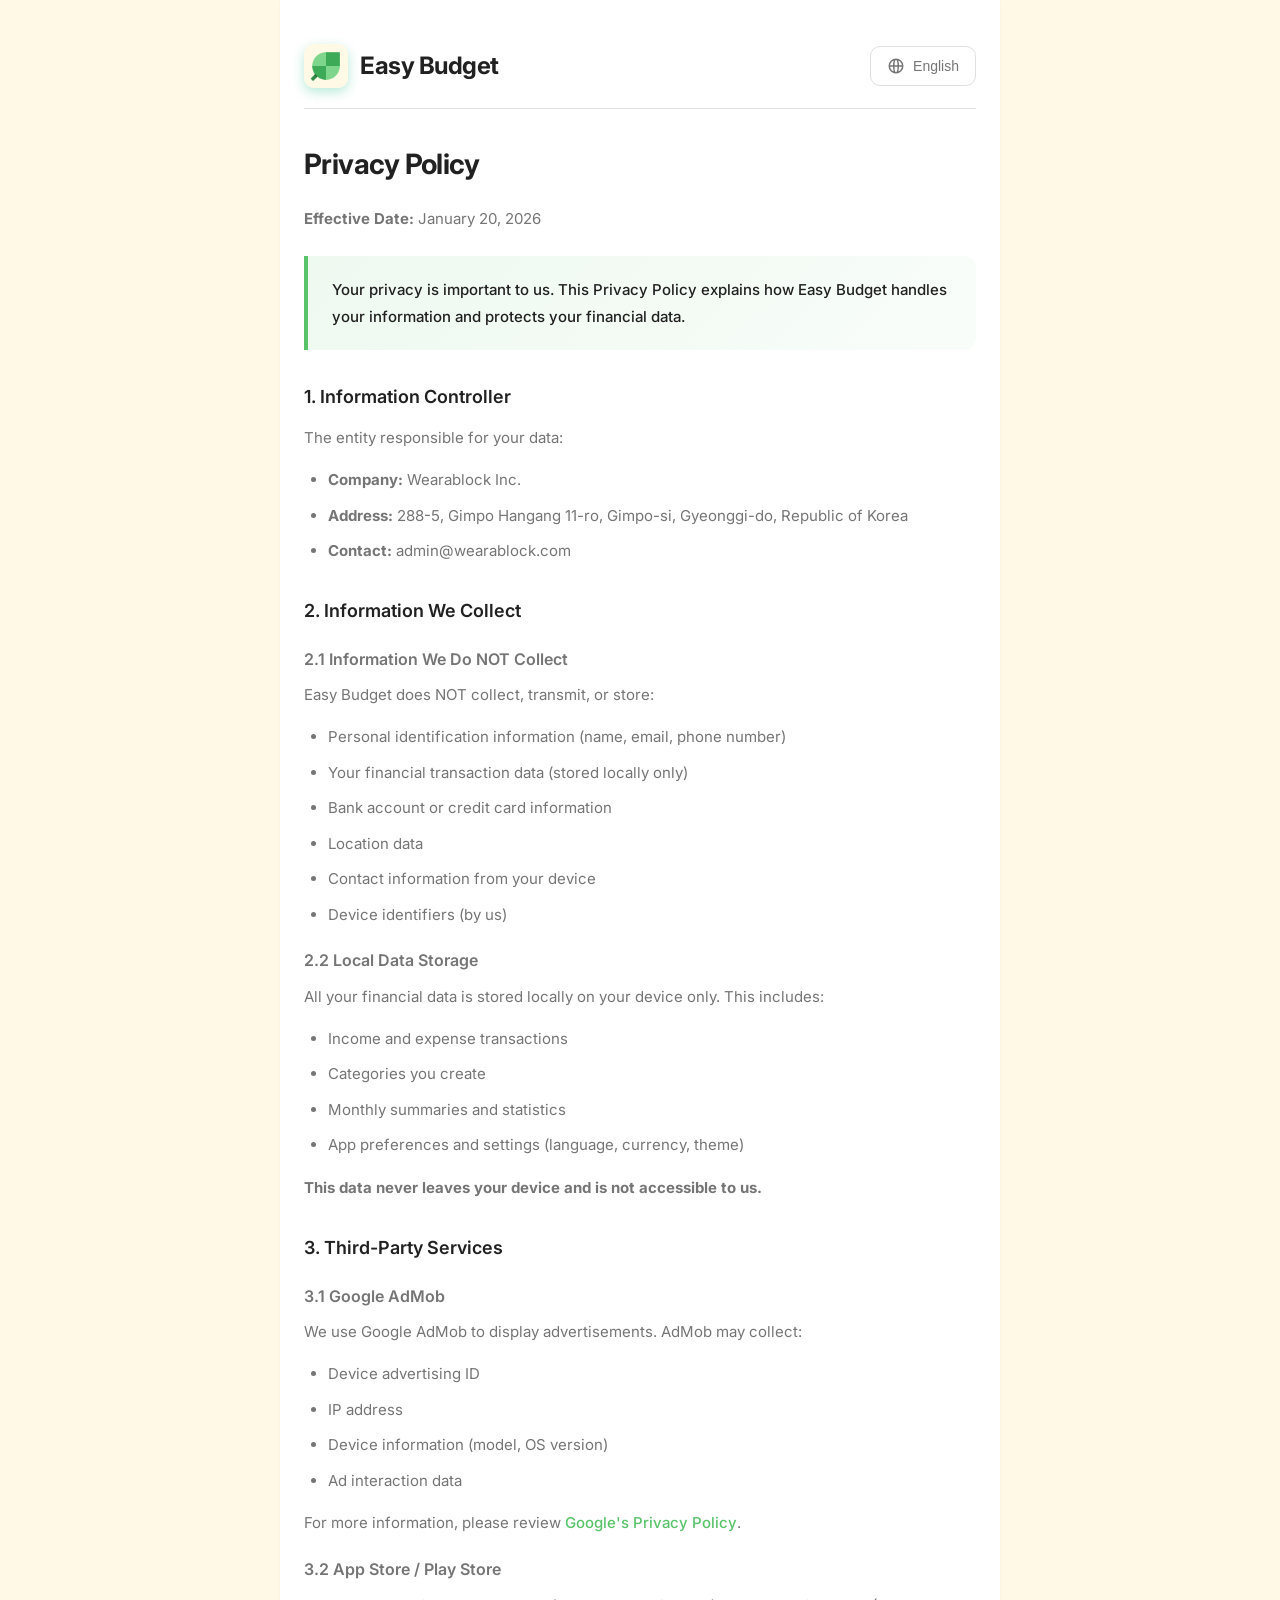
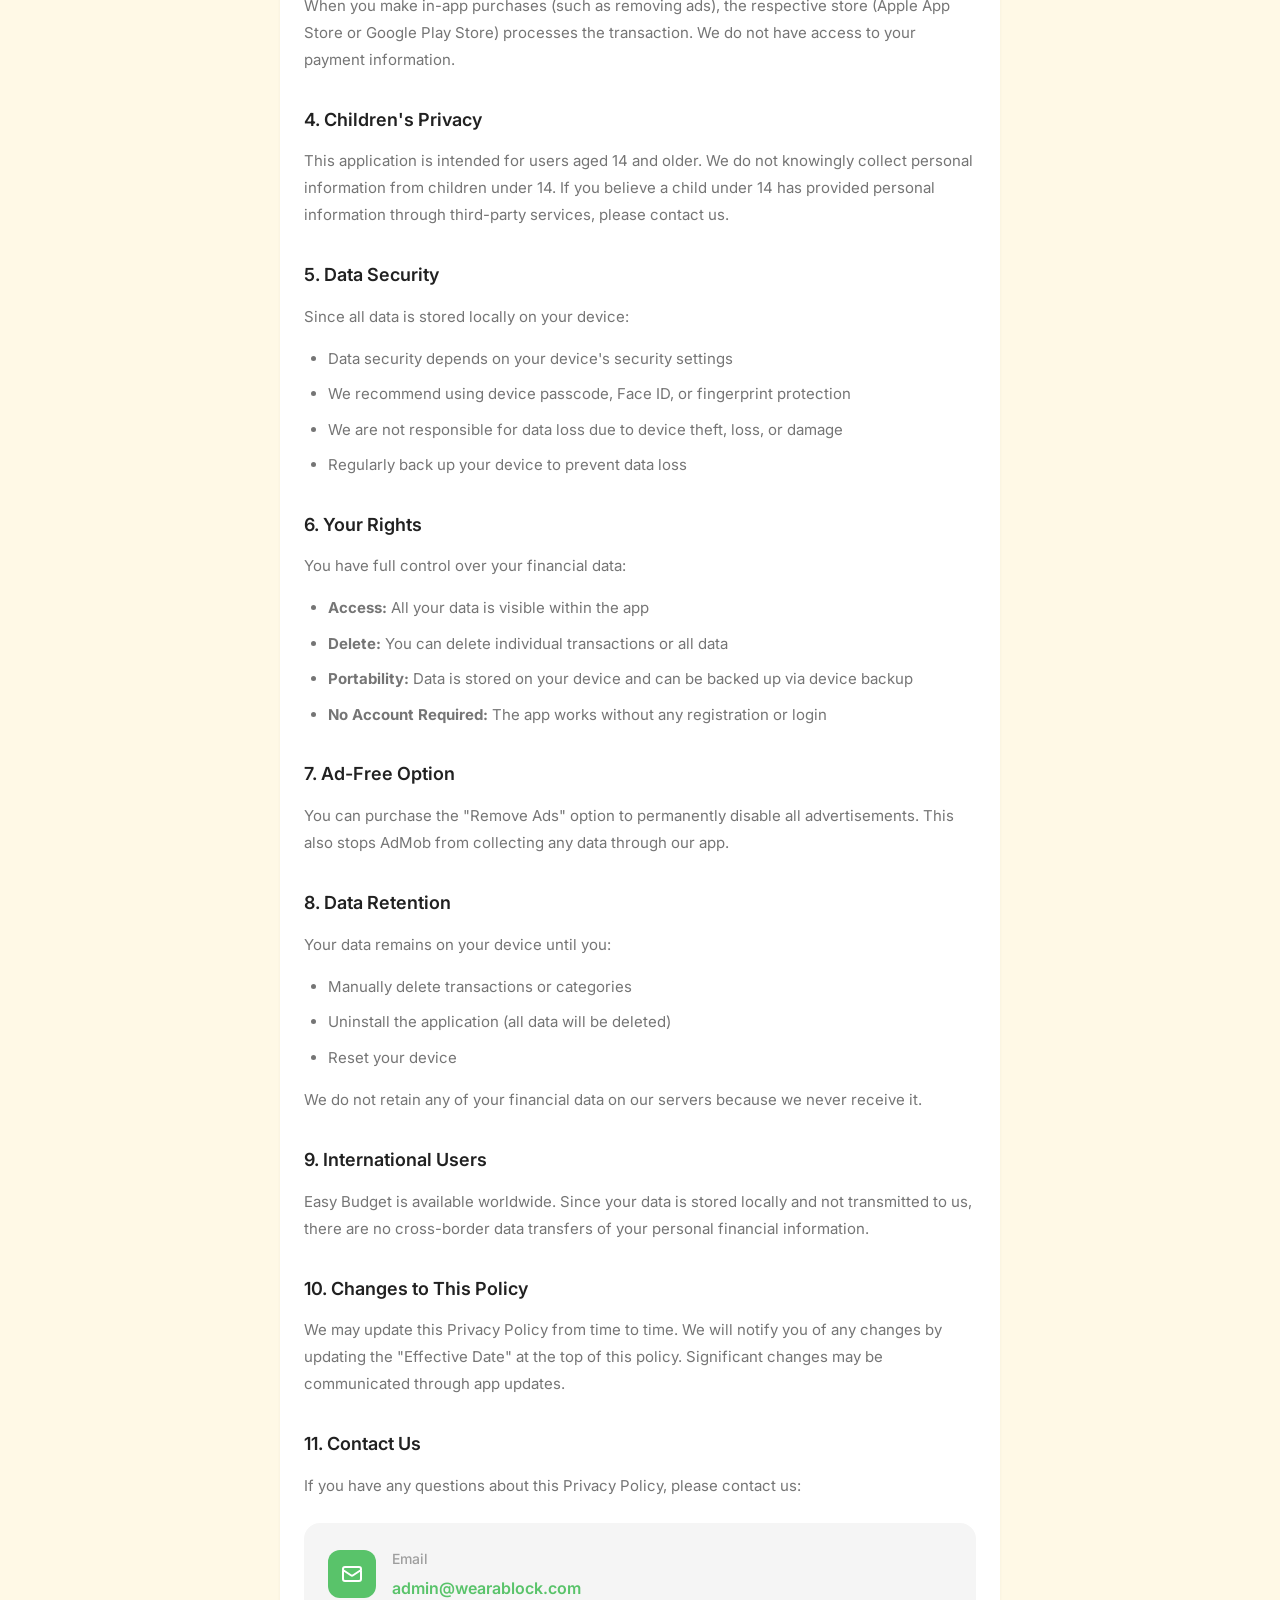
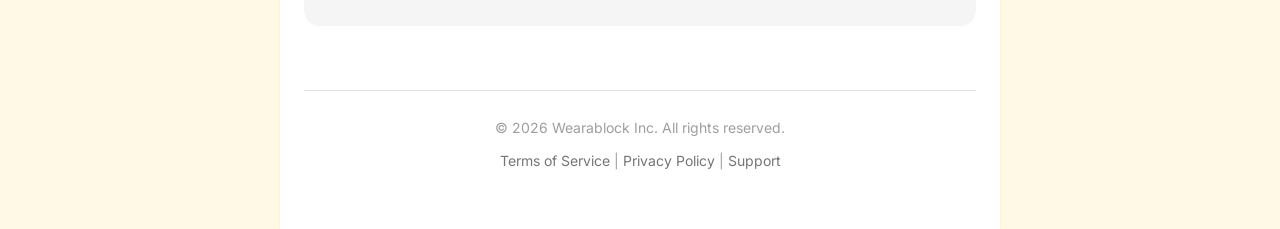
<file: docs/privacy.html>
<!DOCTYPE html>
<html lang="en">
<head>
  <meta charset="UTF-8">
  <meta name="viewport" content="width=device-width, initial-scale=1.0">
  <title>Privacy Policy - Easy Budget</title>
  <link rel="stylesheet" href="style.css">
</head>
<body>
  <div class="container">
    <header>
      <div class="logo">
        <div class="logo-icon">
          <img src="logo.png" alt="Easy Budget">
        </div>
        <h1>Easy Budget</h1>
      </div>
      <div class="lang-selector">
        <button class="lang-btn" onclick="toggleDropdown()">
          <svg xmlns="http://www.w3.org/2000/svg" fill="none" viewBox="0 0 24 24" stroke="currentColor">
            <path stroke-linecap="round" stroke-linejoin="round" stroke-width="2" d="M21 12a9 9 0 01-9 9m9-9a9 9 0 00-9-9m9 9H3m9 9a9 9 0 01-9-9m9 9c1.657 0 3-4.03 3-9s-1.343-9-3-9m0 18c-1.657 0-3-4.03-3-9s1.343-9 3-9m-9 9a9 9 0 019-9"/>
          </svg>
          <span id="currentLang">English</span>
        </button>
        <div class="lang-dropdown" id="langDropdown">
          <button class="lang-option active" onclick="switchLang('en')">English</button>
          <button class="lang-option" onclick="switchLang('ko')">한국어</button>
          <button class="lang-option" onclick="switchLang('ja')">日本語</button>
          <button class="lang-option" onclick="switchLang('zh')">简体中文</button>
          <button class="lang-option" onclick="switchLang('zh-TW')">繁體中文</button>
          <button class="lang-option" onclick="switchLang('de')">Deutsch</button>
          <button class="lang-option" onclick="switchLang('fr')">Français</button>
          <button class="lang-option" onclick="switchLang('es')">Español</button>
          <button class="lang-option" onclick="switchLang('pt')">Português</button>
          <button class="lang-option" onclick="switchLang('it')">Italiano</button>
          <button class="lang-option" onclick="switchLang('ru')">Русский</button>
          <button class="lang-option" onclick="switchLang('ar')">العربية</button>
          <button class="lang-option" onclick="switchLang('th')">ภาษาไทย</button>
          <button class="lang-option" onclick="switchLang('vi')">Tiếng Việt</button>
          <button class="lang-option" onclick="switchLang('id')">Bahasa Indonesia</button>
        </div>
      </div>
    </header>

    <!-- English Content -->
    <main id="content-en" class="content-section active">
      <h2>Privacy Policy</h2>
      <p><strong>Effective Date:</strong> January 20, 2026</p>

      <div class="info-box">
        <p>Your privacy is important to us. This Privacy Policy explains how Easy Budget handles your information and protects your financial data.</p>
      </div>

      <h3>1. Information Controller</h3>
      <p>The entity responsible for your data:</p>
      <ul>
        <li><strong>Company:</strong> Wearablock Inc.</li>
        <li><strong>Address:</strong> 288-5, Gimpo Hangang 11-ro, Gimpo-si, Gyeonggi-do, Republic of Korea</li>
        <li><strong>Contact:</strong> admin@wearablock.com</li>
      </ul>

      <h3>2. Information We Collect</h3>
      <h4>2.1 Information We Do NOT Collect</h4>
      <p>Easy Budget does NOT collect, transmit, or store:</p>
      <ul>
        <li>Personal identification information (name, email, phone number)</li>
        <li>Your financial transaction data (stored locally only)</li>
        <li>Bank account or credit card information</li>
        <li>Location data</li>
        <li>Contact information from your device</li>
        <li>Device identifiers (by us)</li>
      </ul>

      <h4>2.2 Local Data Storage</h4>
      <p>All your financial data is stored locally on your device only. This includes:</p>
      <ul>
        <li>Income and expense transactions</li>
        <li>Categories you create</li>
        <li>Monthly summaries and statistics</li>
        <li>App preferences and settings (language, currency, theme)</li>
      </ul>
      <p><strong>This data never leaves your device and is not accessible to us.</strong></p>

      <h3>3. Third-Party Services</h3>
      <h4>3.1 Google AdMob</h4>
      <p>We use Google AdMob to display advertisements. AdMob may collect:</p>
      <ul>
        <li>Device advertising ID</li>
        <li>IP address</li>
        <li>Device information (model, OS version)</li>
        <li>Ad interaction data</li>
      </ul>
      <p>For more information, please review <a href="https://policies.google.com/privacy" target="_blank">Google's Privacy Policy</a>.</p>

      <h4>3.2 App Store / Play Store</h4>
      <p>When you make in-app purchases (such as removing ads), the respective store (Apple App Store or Google Play Store) processes the transaction. We do not have access to your payment information.</p>

      <h3>4. Children's Privacy</h3>
      <p>This application is intended for users aged 14 and older. We do not knowingly collect personal information from children under 14. If you believe a child under 14 has provided personal information through third-party services, please contact us.</p>

      <h3>5. Data Security</h3>
      <p>Since all data is stored locally on your device:</p>
      <ul>
        <li>Data security depends on your device's security settings</li>
        <li>We recommend using device passcode, Face ID, or fingerprint protection</li>
        <li>We are not responsible for data loss due to device theft, loss, or damage</li>
        <li>Regularly back up your device to prevent data loss</li>
      </ul>

      <h3>6. Your Rights</h3>
      <p>You have full control over your financial data:</p>
      <ul>
        <li><strong>Access:</strong> All your data is visible within the app</li>
        <li><strong>Delete:</strong> You can delete individual transactions or all data</li>
        <li><strong>Portability:</strong> Data is stored on your device and can be backed up via device backup</li>
        <li><strong>No Account Required:</strong> The app works without any registration or login</li>
      </ul>

      <h3>7. Ad-Free Option</h3>
      <p>You can purchase the "Remove Ads" option to permanently disable all advertisements. This also stops AdMob from collecting any data through our app.</p>

      <h3>8. Data Retention</h3>
      <p>Your data remains on your device until you:</p>
      <ul>
        <li>Manually delete transactions or categories</li>
        <li>Uninstall the application (all data will be deleted)</li>
        <li>Reset your device</li>
      </ul>
      <p>We do not retain any of your financial data on our servers because we never receive it.</p>

      <h3>9. International Users</h3>
      <p>Easy Budget is available worldwide. Since your data is stored locally and not transmitted to us, there are no cross-border data transfers of your personal financial information.</p>

      <h3>10. Changes to This Policy</h3>
      <p>We may update this Privacy Policy from time to time. We will notify you of any changes by updating the "Effective Date" at the top of this policy. Significant changes may be communicated through app updates.</p>

      <h3>11. Contact Us</h3>
      <p>If you have any questions about this Privacy Policy, please contact us:</p>
      <div class="contact-card">
        <div class="contact-icon">
          <svg xmlns="http://www.w3.org/2000/svg" fill="none" viewBox="0 0 24 24" stroke="currentColor">
            <path stroke-linecap="round" stroke-linejoin="round" stroke-width="2" d="M3 8l7.89 5.26a2 2 0 002.22 0L21 8M5 19h14a2 2 0 002-2V7a2 2 0 00-2-2H5a2 2 0 00-2 2v10a2 2 0 002 2z"/>
          </svg>
        </div>
        <div class="contact-info">
          <h4>Email</h4>
          <a href="mailto:admin@wearablock.com">admin@wearablock.com</a>
        </div>
      </div>
    </main>

    <!-- Korean Content -->
    <main id="content-ko" class="content-section">
      <h2>개인정보 처리방침</h2>
      <p><strong>시행일:</strong> 2026년 1월 20일</p>

      <div class="info-box">
        <p>귀하의 개인정보는 소중합니다. 본 개인정보 처리방침은 Easy Budget이 귀하의 정보를 어떻게 처리하고 재무 데이터를 보호하는지 설명합니다.</p>
      </div>

      <h3>1. 개인정보 처리자</h3>
      <p>귀하의 데이터를 책임지는 주체:</p>
      <ul>
        <li><strong>회사:</strong> 주식회사 위어러블록</li>
        <li><strong>주소:</strong> 경기도 김포시 김포한강11로 288-5</li>
        <li><strong>연락처:</strong> admin@wearablock.com</li>
      </ul>

      <h3>2. 수집하는 정보</h3>
      <h4>2.1 수집하지 않는 정보</h4>
      <p>Easy Budget은 다음 정보를 수집, 전송 또는 저장하지 않습니다:</p>
      <ul>
        <li>개인 식별 정보 (이름, 이메일, 전화번호)</li>
        <li>재무 거래 데이터 (기기에만 로컬 저장)</li>
        <li>은행 계좌 또는 신용카드 정보</li>
        <li>위치 데이터</li>
        <li>기기의 연락처 정보</li>
        <li>기기 식별자 (저희 측에서)</li>
      </ul>

      <h4>2.2 로컬 데이터 저장</h4>
      <p>모든 재무 데이터는 귀하의 기기에만 로컬로 저장됩니다. 이에는 다음이 포함됩니다:</p>
      <ul>
        <li>수입 및 지출 거래</li>
        <li>생성한 카테고리</li>
        <li>월별 요약 및 통계</li>
        <li>앱 환경설정 (언어, 통화, 테마)</li>
      </ul>
      <p><strong>이 데이터는 귀하의 기기를 떠나지 않으며 저희가 접근할 수 없습니다.</strong></p>

      <h3>3. 제3자 서비스</h3>
      <h4>3.1 Google AdMob</h4>
      <p>저희는 광고 표시를 위해 Google AdMob을 사용합니다. AdMob은 다음을 수집할 수 있습니다:</p>
      <ul>
        <li>기기 광고 ID</li>
        <li>IP 주소</li>
        <li>기기 정보 (모델, OS 버전)</li>
        <li>광고 상호작용 데이터</li>
      </ul>
      <p>자세한 내용은 <a href="https://policies.google.com/privacy" target="_blank">Google 개인정보 처리방침</a>을 참조하세요.</p>

      <h4>3.2 App Store / Play Store</h4>
      <p>인앱 구매(예: 광고 제거)를 하실 때, 해당 스토어(Apple App Store 또는 Google Play Store)가 거래를 처리합니다. 저희는 귀하의 결제 정보에 접근할 수 없습니다.</p>

      <h3>4. 아동 개인정보 보호</h3>
      <p>이 애플리케이션은 만 14세 이상의 사용자를 대상으로 합니다. 저희는 만 14세 미만 아동의 개인정보를 고의로 수집하지 않습니다. 만 14세 미만 아동이 제3자 서비스를 통해 개인정보를 제공했다고 생각되시면 저희에게 연락해 주세요.</p>

      <h3>5. 데이터 보안</h3>
      <p>모든 데이터가 귀하의 기기에 로컬로 저장되므로:</p>
      <ul>
        <li>데이터 보안은 귀하의 기기 보안 설정에 따라 달라집니다</li>
        <li>기기 암호, Face ID 또는 지문 인식 보호 사용을 권장합니다</li>
        <li>기기 도난, 분실 또는 손상으로 인한 데이터 손실에 대해 저희는 책임지지 않습니다</li>
        <li>데이터 손실을 방지하기 위해 정기적으로 기기를 백업하시기 바랍니다</li>
      </ul>

      <h3>6. 귀하의 권리</h3>
      <p>귀하는 재무 데이터에 대한 완전한 통제권을 가집니다:</p>
      <ul>
        <li><strong>접근:</strong> 모든 데이터는 앱 내에서 확인 가능합니다</li>
        <li><strong>삭제:</strong> 개별 거래 또는 모든 데이터를 삭제할 수 있습니다</li>
        <li><strong>이동성:</strong> 데이터는 기기에 저장되며 기기 백업을 통해 백업할 수 있습니다</li>
        <li><strong>계정 불필요:</strong> 앱은 어떠한 가입이나 로그인 없이 작동합니다</li>
      </ul>

      <h3>7. 광고 제거 옵션</h3>
      <p>"광고 제거" 옵션을 구매하시면 모든 광고를 영구적으로 비활성화할 수 있습니다. 이를 통해 AdMob이 저희 앱을 통해 데이터를 수집하는 것도 중단됩니다.</p>

      <h3>8. 데이터 보유</h3>
      <p>귀하의 데이터는 다음 경우까지 기기에 남아 있습니다:</p>
      <ul>
        <li>거래 또는 카테고리를 수동으로 삭제하는 경우</li>
        <li>애플리케이션을 삭제하는 경우 (모든 데이터가 삭제됨)</li>
        <li>기기를 초기화하는 경우</li>
      </ul>
      <p>저희는 귀하의 재무 데이터를 서버에 보유하지 않습니다. 처음부터 받지 않기 때문입니다.</p>

      <h3>9. 해외 사용자</h3>
      <p>Easy Budget은 전 세계에서 사용 가능합니다. 귀하의 데이터는 로컬에 저장되고 저희에게 전송되지 않으므로, 개인 재무 정보의 국경 간 데이터 전송이 없습니다.</p>

      <h3>10. 본 방침의 변경</h3>
      <p>저희는 수시로 본 개인정보 처리방침을 업데이트할 수 있습니다. 변경 사항은 본 방침 상단의 "시행일"을 업데이트하여 알려드립니다. 중요한 변경 사항은 앱 업데이트를 통해 공지될 수 있습니다.</p>

      <h3>11. 문의하기</h3>
      <p>본 개인정보 처리방침에 대한 질문이 있으시면 연락해 주세요:</p>
      <div class="contact-card">
        <div class="contact-icon">
          <svg xmlns="http://www.w3.org/2000/svg" fill="none" viewBox="0 0 24 24" stroke="currentColor">
            <path stroke-linecap="round" stroke-linejoin="round" stroke-width="2" d="M3 8l7.89 5.26a2 2 0 002.22 0L21 8M5 19h14a2 2 0 002-2V7a2 2 0 00-2-2H5a2 2 0 00-2 2v10a2 2 0 002 2z"/>
          </svg>
        </div>
        <div class="contact-info">
          <h4>이메일</h4>
          <a href="mailto:admin@wearablock.com">admin@wearablock.com</a>
        </div>
      </div>
    </main>

    <!-- Japanese Content -->
    <main id="content-ja" class="content-section">
      <h2>プライバシーポリシー</h2>
      <p><strong>施行日:</strong> 2026年1月20日</p>

      <div class="info-box">
        <p>お客様のプライバシーは重要です。本プライバシーポリシーは、Easy Budgetがお客様の情報をどのように取り扱い、財務データをどのように保護するかについて説明します。</p>
      </div>

      <h3>1. 情報管理者</h3>
      <p>お客様のデータに責任を持つ事業者：</p>
      <ul>
        <li><strong>会社名:</strong> Wearablock Inc.</li>
        <li><strong>住所:</strong> 大韓民国 京畿道 金浦市 金浦漢江11路 288-5</li>
        <li><strong>連絡先:</strong> admin@wearablock.com</li>
      </ul>

      <h3>2. 収集する情報</h3>
      <h4>2.1 収集しない情報</h4>
      <p>Easy Budgetは以下の情報を収集、送信、保存しません：</p>
      <ul>
        <li>個人識別情報（氏名、メールアドレス、電話番号）</li>
        <li>お客様の財務取引データ（ローカルにのみ保存）</li>
        <li>銀行口座またはクレジットカード情報</li>
        <li>位置情報</li>
        <li>デバイスの連絡先情報</li>
        <li>デバイス識別子（当社による）</li>
      </ul>

      <h4>2.2 ローカルデータストレージ</h4>
      <p>すべての財務データはお客様のデバイスにのみローカルで保存されます。これには以下が含まれます：</p>
      <ul>
        <li>収入および支出の取引</li>
        <li>作成したカテゴリ</li>
        <li>月次サマリーと統計</li>
        <li>アプリの設定（言語、通貨、テーマ）</li>
      </ul>
      <p><strong>このデータはお客様のデバイスから外部に送信されることはなく、当社がアクセスすることもできません。</strong></p>

      <h3>3. 第三者サービス</h3>
      <h4>3.1 Google AdMob</h4>
      <p>当社は広告表示のためにGoogle AdMobを使用しています。AdMobは以下を収集する場合があります：</p>
      <ul>
        <li>デバイス広告ID</li>
        <li>IPアドレス</li>
        <li>デバイス情報（モデル、OSバージョン）</li>
        <li>広告インタラクションデータ</li>
      </ul>
      <p>詳細については、<a href="https://policies.google.com/privacy" target="_blank">Googleのプライバシーポリシー</a>をご確認ください。</p>

      <h4>3.2 App Store / Play Store</h4>
      <p>アプリ内課金（広告削除など）を行う場合、該当するストア（Apple App StoreまたはGoogle Play Store）が取引を処理します。当社はお客様の支払い情報にアクセスできません。</p>

      <h3>4. 児童のプライバシー</h3>
      <p>本アプリケーションは14歳以上のユーザーを対象としています。当社は14歳未満の児童から故意に個人情報を収集することはありません。14歳未満の児童が第三者サービスを通じて個人情報を提供したと思われる場合は、当社までご連絡ください。</p>

      <h3>5. データセキュリティ</h3>
      <p>すべてのデータがお客様のデバイスにローカルで保存されるため：</p>
      <ul>
        <li>データセキュリティはお客様のデバイスのセキュリティ設定に依存します</li>
        <li>デバイスのパスコード、Face ID、または指紋認証の使用を推奨します</li>
        <li>デバイスの盗難、紛失、または損傷によるデータ損失について当社は責任を負いません</li>
        <li>データ損失を防ぐため、定期的にデバイスをバックアップしてください</li>
      </ul>

      <h3>6. お客様の権利</h3>
      <p>お客様は財務データを完全にコントロールできます：</p>
      <ul>
        <li><strong>アクセス:</strong> すべてのデータはアプリ内で確認できます</li>
        <li><strong>削除:</strong> 個々の取引またはすべてのデータを削除できます</li>
        <li><strong>ポータビリティ:</strong> データはデバイスに保存され、デバイスのバックアップでバックアップできます</li>
        <li><strong>アカウント不要:</strong> アプリは登録やログインなしで動作します</li>
      </ul>

      <h3>7. 広告なしオプション</h3>
      <p>「広告削除」オプションを購入すると、すべての広告を永久に無効にできます。これにより、AdMobが当アプリを通じてデータを収集することも停止します。</p>

      <h3>8. データ保持</h3>
      <p>お客様のデータは以下のいずれかを行うまでデバイスに残ります：</p>
      <ul>
        <li>取引またはカテゴリを手動で削除する</li>
        <li>アプリケーションをアンインストールする（すべてのデータが削除されます）</li>
        <li>デバイスをリセットする</li>
      </ul>
      <p>当社はお客様の財務データをサーバーに保持しません。そもそも受信していないためです。</p>

      <h3>9. 海外ユーザー</h3>
      <p>Easy Budgetは世界中でご利用いただけます。お客様のデータはローカルに保存され、当社に送信されないため、個人の財務情報の国境を越えたデータ転送はありません。</p>

      <h3>10. 本ポリシーの変更</h3>
      <p>当社は随時本プライバシーポリシーを更新する場合があります。変更は本ポリシー上部の「施行日」を更新することでお知らせします。重要な変更はアプリの更新を通じてお知らせする場合があります。</p>

      <h3>11. お問い合わせ</h3>
      <p>本プライバシーポリシーに関するご質問がありましたら、お問い合わせください：</p>
      <div class="contact-card">
        <div class="contact-icon">
          <svg xmlns="http://www.w3.org/2000/svg" fill="none" viewBox="0 0 24 24" stroke="currentColor">
            <path stroke-linecap="round" stroke-linejoin="round" stroke-width="2" d="M3 8l7.89 5.26a2 2 0 002.22 0L21 8M5 19h14a2 2 0 002-2V7a2 2 0 00-2-2H5a2 2 0 00-2 2v10a2 2 0 002 2z"/>
          </svg>
        </div>
        <div class="contact-info">
          <h4>メール</h4>
          <a href="mailto:admin@wearablock.com">admin@wearablock.com</a>
        </div>
      </div>
    </main>

    <!-- Chinese (Simplified) Content -->
    <main id="content-zh" class="content-section">
      <h2>隐私政策</h2>
      <p><strong>生效日期：</strong>2026年1月20日</p>

      <div class="info-box">
        <p>您的隐私对我们很重要。本隐私政策说明Easy Budget如何处理您的信息并保护您的财务数据。</p>
      </div>

      <h3>1. 信息控制者</h3>
      <p>负责您数据的实体：</p>
      <ul>
        <li><strong>公司名称：</strong>Wearablock Inc.</li>
        <li><strong>地址：</strong>大韩民国 京畿道 金浦市 金浦汉江11路 288-5</li>
        <li><strong>联系方式：</strong>admin@wearablock.com</li>
      </ul>

      <h3>2. 我们收集的信息</h3>
      <h4>2.1 我们不收集的信息</h4>
      <p>Easy Budget不会收集、传输或存储以下信息：</p>
      <ul>
        <li>个人身份信息（姓名、电子邮件、电话号码）</li>
        <li>您的财务交易数据（仅存储在本地）</li>
        <li>银行账户或信用卡信息</li>
        <li>位置数据</li>
        <li>设备上的联系人信息</li>
        <li>设备标识符（由我们收集）</li>
      </ul>

      <h4>2.2 本地数据存储</h4>
      <p>您的所有财务数据仅存储在您的设备本地。包括：</p>
      <ul>
        <li>收入和支出交易</li>
        <li>您创建的类别</li>
        <li>月度摘要和统计</li>
        <li>应用程序偏好设置（语言、货币、主题）</li>
      </ul>
      <p><strong>这些数据永远不会离开您的设备，我们无法访问。</strong></p>

      <h3>3. 第三方服务</h3>
      <h4>3.1 Google AdMob</h4>
      <p>我们使用Google AdMob来显示广告。AdMob可能会收集：</p>
      <ul>
        <li>设备广告ID</li>
        <li>IP地址</li>
        <li>设备信息（型号、操作系统版本）</li>
        <li>广告互动数据</li>
      </ul>
      <p>如需了解更多信息，请查阅<a href="https://policies.google.com/privacy" target="_blank">Google隐私政策</a>。</p>

      <h4>3.2 App Store / Play Store</h4>
      <p>当您进行应用内购买（如移除广告）时，相应的商店（Apple App Store或Google Play Store）会处理交易。我们无法访问您的支付信息。</p>

      <h3>4. 儿童隐私</h3>
      <p>本应用程序面向14岁及以上的用户。我们不会故意收集14岁以下儿童的个人信息。如果您认为14岁以下的儿童通过第三方服务提供了个人信息，请与我们联系。</p>

      <h3>5. 数据安全</h3>
      <p>由于所有数据都存储在您的设备本地：</p>
      <ul>
        <li>数据安全取决于您设备的安全设置</li>
        <li>我们建议使用设备密码、Face ID或指纹保护</li>
        <li>对于因设备被盗、丢失或损坏而导致的数据丢失，我们不承担责任</li>
        <li>请定期备份您的设备以防止数据丢失</li>
      </ul>

      <h3>6. 您的权利</h3>
      <p>您对财务数据拥有完全控制权：</p>
      <ul>
        <li><strong>访问：</strong>所有数据都可在应用程序内查看</li>
        <li><strong>删除：</strong>您可以删除单个交易或所有数据</li>
        <li><strong>可携带性：</strong>数据存储在您的设备上，可以通过设备备份进行备份</li>
        <li><strong>无需账户：</strong>应用程序无需任何注册或登录即可运行</li>
      </ul>

      <h3>7. 无广告选项</h3>
      <p>您可以购买"移除广告"选项来永久禁用所有广告。这也会阻止AdMob通过我们的应用程序收集任何数据。</p>

      <h3>8. 数据保留</h3>
      <p>您的数据将保留在设备上，直到您：</p>
      <ul>
        <li>手动删除交易或类别</li>
        <li>卸载应用程序（所有数据将被删除）</li>
        <li>重置设备</li>
      </ul>
      <p>我们不会在服务器上保留您的任何财务数据，因为我们从未接收过这些数据。</p>

      <h3>9. 国际用户</h3>
      <p>Easy Budget在全球范围内可用。由于您的数据存储在本地且不会传输给我们，因此不存在您个人财务信息的跨境数据传输。</p>

      <h3>10. 本政策的变更</h3>
      <p>我们可能会不时更新本隐私政策。我们将通过更新本政策顶部的"生效日期"来通知您任何变更。重大变更可能会通过应用更新通知。</p>

      <h3>11. 联系我们</h3>
      <p>如果您对本隐私政策有任何疑问，请联系我们：</p>
      <div class="contact-card">
        <div class="contact-icon">
          <svg xmlns="http://www.w3.org/2000/svg" fill="none" viewBox="0 0 24 24" stroke="currentColor">
            <path stroke-linecap="round" stroke-linejoin="round" stroke-width="2" d="M3 8l7.89 5.26a2 2 0 002.22 0L21 8M5 19h14a2 2 0 002-2V7a2 2 0 00-2-2H5a2 2 0 00-2 2v10a2 2 0 002 2z"/>
          </svg>
        </div>
        <div class="contact-info">
          <h4>电子邮件</h4>
          <a href="mailto:admin@wearablock.com">admin@wearablock.com</a>
        </div>
      </div>
    </main>

    <!-- Chinese (Traditional) Content -->
    <main id="content-zh-TW" class="content-section">
      <h2>隱私權政策</h2>
      <p><strong>生效日期：</strong>2026年1月20日</p>

      <div class="info-box">
        <p>您的隱私對我們很重要。本隱私權政策說明Easy Budget如何處理您的資訊並保護您的財務資料。</p>
      </div>

      <h3>1. 資訊控制者</h3>
      <p>負責您資料的實體：</p>
      <ul>
        <li><strong>公司名稱：</strong>Wearablock Inc.</li>
        <li><strong>地址：</strong>大韓民國 京畿道 金浦市 金浦漢江11路 288-5</li>
        <li><strong>聯絡方式：</strong>admin@wearablock.com</li>
      </ul>

      <h3>2. 我們收集的資訊</h3>
      <h4>2.1 我們不收集的資訊</h4>
      <p>Easy Budget不會收集、傳輸或儲存以下資訊：</p>
      <ul>
        <li>個人身分資訊（姓名、電子郵件、電話號碼）</li>
        <li>您的財務交易資料（僅儲存在本機）</li>
        <li>銀行帳戶或信用卡資訊</li>
        <li>位置資料</li>
        <li>裝置上的聯絡人資訊</li>
        <li>裝置識別碼（由我們收集）</li>
      </ul>

      <h4>2.2 本機資料儲存</h4>
      <p>您的所有財務資料僅儲存在您的裝置本機。包括：</p>
      <ul>
        <li>收入和支出交易</li>
        <li>您建立的類別</li>
        <li>月度摘要和統計</li>
        <li>應用程式偏好設定（語言、貨幣、主題）</li>
      </ul>
      <p><strong>這些資料永遠不會離開您的裝置，我們無法存取。</strong></p>

      <h3>3. 第三方服務</h3>
      <h4>3.1 Google AdMob</h4>
      <p>我們使用Google AdMob來顯示廣告。AdMob可能會收集：</p>
      <ul>
        <li>裝置廣告ID</li>
        <li>IP位址</li>
        <li>裝置資訊（型號、作業系統版本）</li>
        <li>廣告互動資料</li>
      </ul>
      <p>如需了解更多資訊，請查閱<a href="https://policies.google.com/privacy" target="_blank">Google隱私權政策</a>。</p>

      <h4>3.2 App Store / Play Store</h4>
      <p>當您進行應用程式內購買（如移除廣告）時，相應的商店（Apple App Store或Google Play Store）會處理交易。我們無法存取您的付款資訊。</p>

      <h3>4. 兒童隱私</h3>
      <p>本應用程式面向14歲及以上的使用者。我們不會故意收集14歲以下兒童的個人資訊。如果您認為14歲以下的兒童透過第三方服務提供了個人資訊，請與我們聯絡。</p>

      <h3>5. 資料安全</h3>
      <p>由於所有資料都儲存在您的裝置本機：</p>
      <ul>
        <li>資料安全取決於您裝置的安全設定</li>
        <li>我們建議使用裝置密碼、Face ID或指紋保護</li>
        <li>對於因裝置被盜、遺失或損壞而導致的資料遺失，我們不承擔責任</li>
        <li>請定期備份您的裝置以防止資料遺失</li>
      </ul>

      <h3>6. 您的權利</h3>
      <p>您對財務資料擁有完全控制權：</p>
      <ul>
        <li><strong>存取：</strong>所有資料都可在應用程式內檢視</li>
        <li><strong>刪除：</strong>您可以刪除單筆交易或所有資料</li>
        <li><strong>可攜性：</strong>資料儲存在您的裝置上，可以透過裝置備份進行備份</li>
        <li><strong>無需帳戶：</strong>應用程式無需任何註冊或登入即可執行</li>
      </ul>

      <h3>7. 無廣告選項</h3>
      <p>您可以購買「移除廣告」選項來永久停用所有廣告。這也會阻止AdMob透過我們的應用程式收集任何資料。</p>

      <h3>8. 資料保留</h3>
      <p>您的資料將保留在裝置上，直到您：</p>
      <ul>
        <li>手動刪除交易或類別</li>
        <li>解除安裝應用程式（所有資料將被刪除）</li>
        <li>重設裝置</li>
      </ul>
      <p>我們不會在伺服器上保留您的任何財務資料，因為我們從未接收過這些資料。</p>

      <h3>9. 國際使用者</h3>
      <p>Easy Budget在全球範圍內可用。由於您的資料儲存在本機且不會傳輸給我們，因此不存在您個人財務資訊的跨境資料傳輸。</p>

      <h3>10. 本政策的變更</h3>
      <p>我們可能會不時更新本隱私權政策。我們將透過更新本政策頂部的「生效日期」來通知您任何變更。重大變更可能會透過應用程式更新通知。</p>

      <h3>11. 聯絡我們</h3>
      <p>如果您對本隱私權政策有任何疑問，請聯絡我們：</p>
      <div class="contact-card">
        <div class="contact-icon">
          <svg xmlns="http://www.w3.org/2000/svg" fill="none" viewBox="0 0 24 24" stroke="currentColor">
            <path stroke-linecap="round" stroke-linejoin="round" stroke-width="2" d="M3 8l7.89 5.26a2 2 0 002.22 0L21 8M5 19h14a2 2 0 002-2V7a2 2 0 00-2-2H5a2 2 0 00-2 2v10a2 2 0 002 2z"/>
          </svg>
        </div>
        <div class="contact-info">
          <h4>電子郵件</h4>
          <a href="mailto:admin@wearablock.com">admin@wearablock.com</a>
        </div>
      </div>
    </main>

    <!-- German Content -->
    <main id="content-de" class="content-section">
      <h2>Datenschutzrichtlinie</h2>
      <p><strong>Gültig ab:</strong> 20. Januar 2026</p>

      <div class="info-box">
        <p>Ihre Privatsphäre ist uns wichtig. Diese Datenschutzrichtlinie erklärt, wie Easy Budget mit Ihren Informationen umgeht.</p>
      </div>

      <h3>1. Unsere Philosophie</h3>
      <p>Easy Budget wurde mit dem Prinzip <strong>„Privacy by Design"</strong> entwickelt. Wir glauben, dass Ihre Finanzdaten auf Ihrem Gerät bleiben sollten, und deshalb:</p>
      <ul>
        <li>Alle Ihre Transaktionsdaten werden lokal auf Ihrem Gerät gespeichert</li>
        <li>Wir haben keinen Zugriff auf Ihre Finanzaufzeichnungen</li>
        <li>Für die Hauptfunktionen ist keine Kontoerstellung erforderlich</li>
        <li>Ihre Daten verlassen Ihr Gerät niemals für unsere Server</li>
      </ul>

      <h3>2. Daten, die wir NICHT sammeln</h3>
      <p>Im Gegensatz zu vielen Finanz-Apps sammeln wir <strong>nicht</strong>:</p>
      <ul>
        <li>Ihre Einnahmen- oder Ausgabentransaktionen</li>
        <li>Bankkonto- oder Kreditkarteninformationen</li>
        <li>Persönliche Identifizierungsinformationen</li>
        <li>Standortdaten</li>
        <li>Kontaktlisten oder Telefonbuchdaten</li>
      </ul>

      <h3>3. Lokale Datenspeicherung</h3>
      <p>Alle Ihre Finanzdaten werden lokal auf Ihrem Gerät mit SQLite-Datenbanktechnologie gespeichert:</p>
      <ul>
        <li><strong>Transaktionen:</strong> Einnahmen und Ausgaben</li>
        <li><strong>Kategorien:</strong> Benutzerdefinierte und Standardkategorien</li>
        <li><strong>Einstellungen:</strong> Ihre App-Einstellungen (Währung, Sprache, Design)</li>
      </ul>
      <p>Diese Daten existieren nur auf Ihrem Gerät und werden nicht an externe Server übertragen.</p>

      <h3>4. Werbung (Google AdMob)</h3>
      <p>Wir zeigen Werbung über Google AdMob an. Obwohl wir Ihre Finanzdaten nicht sammeln, kann AdMob bestimmte Informationen für die Werbepersonalisierung sammeln:</p>
      <ul>
        <li>Gerätekennungen (Werbe-ID)</li>
        <li>Allgemeine Standortinformationen (Land/Region)</li>
        <li>App-Nutzungsstatistiken</li>
        <li>Technische Geräteinformationen</li>
      </ul>
      <p>Weitere Informationen finden Sie in der <a href="https://policies.google.com/privacy" target="_blank">Datenschutzrichtlinie von Google</a>.</p>

      <h3>5. Analyse</h3>
      <p>Wir können anonyme, aggregierte Analysen verwenden, um die App-Leistung zu verbessern:</p>
      <ul>
        <li>Absturzberichte zur Fehlerbehebung</li>
        <li>Allgemeine Nutzungsmuster (welche Funktionen beliebt sind)</li>
        <li>Geräteleistungsmetriken</li>
      </ul>
      <p>Diese Daten sind vollständig anonymisiert und können nicht auf einzelne Benutzer zurückgeführt werden.</p>

      <h3>6. Ihre Rechte</h3>
      <p>Sie haben die vollständige Kontrolle über Ihre Finanzdaten:</p>
      <ul>
        <li><strong>Zugriff:</strong> Alle Daten sind in der App einsehbar</li>
        <li><strong>Löschung:</strong> Sie können einzelne Transaktionen oder alle Daten löschen</li>
        <li><strong>Portabilität:</strong> Daten werden auf Ihrem Gerät gespeichert und können über Geräte-Backups gesichert werden</li>
        <li><strong>Kein Konto erforderlich:</strong> Die App funktioniert ohne Registrierung oder Anmeldung</li>
      </ul>

      <h3>7. Werbefreie Option</h3>
      <p>Sie können die Option „Werbung entfernen" erwerben, um alle Werbung dauerhaft zu deaktivieren. Dies verhindert auch, dass AdMob über unsere App Daten sammelt.</p>

      <h3>8. Datenspeicherung</h3>
      <p>Ihre Daten bleiben auf Ihrem Gerät, bis Sie:</p>
      <ul>
        <li>Transaktionen oder Kategorien manuell löschen</li>
        <li>Die App deinstallieren (alle Daten werden gelöscht)</li>
        <li>Ihr Gerät zurücksetzen</li>
      </ul>
      <p>Wir speichern keine Ihrer Finanzdaten auf unseren Servern, da wir sie nie erhalten.</p>

      <h3>9. Internationale Benutzer</h3>
      <p>Easy Budget ist weltweit verfügbar. Da Ihre Daten lokal gespeichert werden und nicht an uns übertragen werden, gibt es keine grenzüberschreitende Datenübertragung Ihrer persönlichen Finanzinformationen.</p>

      <h3>10. Änderungen dieser Richtlinie</h3>
      <p>Wir können diese Datenschutzrichtlinie von Zeit zu Zeit aktualisieren. Wir werden Sie über Änderungen informieren, indem wir das „Gültig ab"-Datum oben in dieser Richtlinie aktualisieren. Wesentliche Änderungen können über App-Update-Benachrichtigungen mitgeteilt werden.</p>

      <h3>11. Kontakt</h3>
      <p>Bei Fragen zu dieser Datenschutzrichtlinie kontaktieren Sie uns bitte:</p>
      <div class="contact-card">
        <div class="contact-icon">
          <svg xmlns="http://www.w3.org/2000/svg" fill="none" viewBox="0 0 24 24" stroke="currentColor">
            <path stroke-linecap="round" stroke-linejoin="round" stroke-width="2" d="M3 8l7.89 5.26a2 2 0 002.22 0L21 8M5 19h14a2 2 0 002-2V7a2 2 0 00-2-2H5a2 2 0 00-2 2v10a2 2 0 002 2z"/>
          </svg>
        </div>
        <div class="contact-info">
          <h4>E-Mail</h4>
          <a href="mailto:admin@wearablock.com">admin@wearablock.com</a>
        </div>
      </div>
    </main>

    <!-- French Content -->
    <main id="content-fr" class="content-section">
      <h2>Politique de confidentialité</h2>
      <p><strong>Date d'effet :</strong> 20 janvier 2026</p>

      <div class="info-box">
        <p>Votre vie privée nous tient à cœur. Cette Politique de confidentialité explique comment Easy Budget gère vos informations.</p>
      </div>

      <h3>1. Notre philosophie</h3>
      <p>Easy Budget a été conçu avec le principe de <strong>« Protection de la vie privée dès la conception »</strong>. Nous croyons que vos données financières doivent rester sur votre appareil, c'est pourquoi :</p>
      <ul>
        <li>Toutes vos données de transactions sont stockées localement sur votre appareil</li>
        <li>Nous n'avons pas accès à vos dossiers financiers</li>
        <li>Aucune création de compte n'est requise pour les fonctionnalités principales</li>
        <li>Vos données ne quittent jamais votre appareil pour nos serveurs</li>
      </ul>

      <h3>2. Données que nous NE collectons PAS</h3>
      <p>Contrairement à de nombreuses applications financières, nous ne collectons <strong>pas</strong> :</p>
      <ul>
        <li>Vos transactions de revenus ou de dépenses</li>
        <li>Vos informations de compte bancaire ou de carte de crédit</li>
        <li>Vos informations d'identification personnelle</li>
        <li>Vos données de localisation</li>
        <li>Vos listes de contacts ou données du répertoire</li>
      </ul>

      <h3>3. Stockage local des données</h3>
      <p>Toutes vos données financières sont stockées localement sur votre appareil grâce à la technologie de base de données SQLite :</p>
      <ul>
        <li><strong>Transactions :</strong> Dossiers de revenus et de dépenses</li>
        <li><strong>Catégories :</strong> Catégories personnalisées et par défaut</li>
        <li><strong>Préférences :</strong> Vos paramètres d'application (devise, langue, thème)</li>
      </ul>
      <p>Ces données existent uniquement sur votre appareil et ne sont pas transmises à des serveurs externes.</p>

      <h3>4. Publicité (Google AdMob)</h3>
      <p>Nous affichons des publicités via Google AdMob. Bien que nous ne collections pas vos données financières, AdMob peut collecter certaines informations pour la personnalisation des publicités :</p>
      <ul>
        <li>Identifiants d'appareil (ID publicitaire)</li>
        <li>Informations générales de localisation (pays/région)</li>
        <li>Statistiques d'utilisation de l'application</li>
        <li>Informations techniques sur l'appareil</li>
      </ul>
      <p>Pour plus d'informations, consultez la <a href="https://policies.google.com/privacy" target="_blank">Politique de confidentialité de Google</a>.</p>

      <h3>5. Analytique</h3>
      <p>Nous pouvons utiliser des analyses anonymes et agrégées pour améliorer les performances de l'application :</p>
      <ul>
        <li>Rapports de plantage pour corriger les bugs</li>
        <li>Modèles d'utilisation généraux (quelles fonctionnalités sont populaires)</li>
        <li>Métriques de performance de l'appareil</li>
      </ul>
      <p>Ces données sont entièrement anonymisées et ne peuvent pas être liées à des utilisateurs individuels.</p>

      <h3>6. Vos droits</h3>
      <p>Vous avez un contrôle total sur vos données financières :</p>
      <ul>
        <li><strong>Accès :</strong> Toutes les données sont visibles dans l'application</li>
        <li><strong>Suppression :</strong> Vous pouvez supprimer des transactions individuelles ou toutes les données</li>
        <li><strong>Portabilité :</strong> Les données sont stockées sur votre appareil et peuvent être sauvegardées via les sauvegardes de l'appareil</li>
        <li><strong>Pas de compte requis :</strong> L'application fonctionne sans inscription ni connexion</li>
      </ul>

      <h3>7. Option sans publicité</h3>
      <p>Vous pouvez acheter l'option « Supprimer les publicités » pour désactiver définitivement toutes les publicités. Cela empêchera également AdMob de collecter des données via notre application.</p>

      <h3>8. Conservation des données</h3>
      <p>Vos données restent sur votre appareil jusqu'à ce que vous :</p>
      <ul>
        <li>Supprimiez manuellement des transactions ou des catégories</li>
        <li>Désinstalliez l'application (toutes les données seront supprimées)</li>
        <li>Réinitialisiez votre appareil</li>
      </ul>
      <p>Nous ne conservons aucune de vos données financières sur nos serveurs car nous ne les recevons jamais.</p>

      <h3>9. Utilisateurs internationaux</h3>
      <p>Easy Budget est disponible dans le monde entier. Comme vos données sont stockées localement et ne nous sont pas transmises, il n'y a pas de transfert transfrontalier de vos informations financières personnelles.</p>

      <h3>10. Modifications de cette politique</h3>
      <p>Nous pouvons mettre à jour cette Politique de confidentialité de temps en temps. Nous vous informerons de tout changement en mettant à jour la « Date d'effet » en haut de cette politique. Les changements importants peuvent être communiqués via les notifications de mise à jour de l'application.</p>

      <h3>11. Nous contacter</h3>
      <p>Si vous avez des questions concernant cette Politique de confidentialité, veuillez nous contacter :</p>
      <div class="contact-card">
        <div class="contact-icon">
          <svg xmlns="http://www.w3.org/2000/svg" fill="none" viewBox="0 0 24 24" stroke="currentColor">
            <path stroke-linecap="round" stroke-linejoin="round" stroke-width="2" d="M3 8l7.89 5.26a2 2 0 002.22 0L21 8M5 19h14a2 2 0 002-2V7a2 2 0 00-2-2H5a2 2 0 00-2 2v10a2 2 0 002 2z"/>
          </svg>
        </div>
        <div class="contact-info">
          <h4>E-mail</h4>
          <a href="mailto:admin@wearablock.com">admin@wearablock.com</a>
        </div>
      </div>
    </main>

    <!-- Spanish Content -->
    <main id="content-es" class="content-section">
      <h2>Política de privacidad</h2>
      <p><strong>Fecha de vigencia:</strong> 20 de enero de 2026</p>

      <div class="info-box">
        <p>Su privacidad es importante para nosotros. Esta Política de privacidad explica cómo Easy Budget maneja su información.</p>
      </div>

      <h3>1. Nuestra filosofía</h3>
      <p>Easy Budget fue diseñado con el principio de <strong>"Privacidad por diseño"</strong>. Creemos que sus datos financieros deben permanecer en su dispositivo, por eso:</p>
      <ul>
        <li>Todos sus datos de transacciones se almacenan localmente en su dispositivo</li>
        <li>No tenemos acceso a sus registros financieros</li>
        <li>No se requiere crear una cuenta para las funciones principales</li>
        <li>Sus datos nunca salen de su dispositivo hacia nuestros servidores</li>
      </ul>

      <h3>2. Datos que NO recopilamos</h3>
      <p>A diferencia de muchas aplicaciones financieras, <strong>no</strong> recopilamos:</p>
      <ul>
        <li>Sus transacciones de ingresos o gastos</li>
        <li>Información de cuentas bancarias o tarjetas de crédito</li>
        <li>Información de identificación personal</li>
        <li>Datos de ubicación</li>
        <li>Listas de contactos o datos de la agenda</li>
      </ul>

      <h3>3. Almacenamiento local de datos</h3>
      <p>Todos sus datos financieros se almacenan localmente en su dispositivo utilizando tecnología de base de datos SQLite:</p>
      <ul>
        <li><strong>Transacciones:</strong> Registros de ingresos y gastos</li>
        <li><strong>Categorías:</strong> Categorías personalizadas y predeterminadas</li>
        <li><strong>Preferencias:</strong> Sus ajustes de la app (moneda, idioma, tema)</li>
      </ul>
      <p>Estos datos existen solo en su dispositivo y no se transmiten a servidores externos.</p>

      <h3>4. Publicidad (Google AdMob)</h3>
      <p>Mostramos anuncios a través de Google AdMob. Aunque no recopilamos sus datos financieros, AdMob puede recopilar cierta información para personalizar los anuncios:</p>
      <ul>
        <li>Identificadores del dispositivo (ID de publicidad)</li>
        <li>Información general de ubicación (país/región)</li>
        <li>Estadísticas de uso de la app</li>
        <li>Información técnica del dispositivo</li>
      </ul>
      <p>Para más información, consulte la <a href="https://policies.google.com/privacy" target="_blank">Política de privacidad de Google</a>.</p>

      <h3>5. Análisis</h3>
      <p>Podemos utilizar análisis anónimos y agregados para mejorar el rendimiento de la app:</p>
      <ul>
        <li>Informes de errores para corregir bugs</li>
        <li>Patrones generales de uso (qué funciones son populares)</li>
        <li>Métricas de rendimiento del dispositivo</li>
      </ul>
      <p>Estos datos están completamente anonimizados y no pueden vincularse a usuarios individuales.</p>

      <h3>6. Sus derechos</h3>
      <p>Tiene control total sobre sus datos financieros:</p>
      <ul>
        <li><strong>Acceso:</strong> Todos los datos son visibles dentro de la app</li>
        <li><strong>Eliminación:</strong> Puede eliminar transacciones individuales o todos los datos</li>
        <li><strong>Portabilidad:</strong> Los datos se almacenan en su dispositivo y pueden respaldarse mediante copias de seguridad del dispositivo</li>
        <li><strong>Sin cuenta requerida:</strong> La app funciona sin registro ni inicio de sesión</li>
      </ul>

      <h3>7. Opción sin publicidad</h3>
      <p>Puede comprar la opción "Eliminar anuncios" para desactivar permanentemente todos los anuncios. Esto también evitará que AdMob recopile datos a través de nuestra app.</p>

      <h3>8. Retención de datos</h3>
      <p>Sus datos permanecen en su dispositivo hasta que:</p>
      <ul>
        <li>Elimine manualmente transacciones o categorías</li>
        <li>Desinstale la app (todos los datos serán eliminados)</li>
        <li>Restablezca su dispositivo</li>
      </ul>
      <p>No retenemos ninguno de sus datos financieros en nuestros servidores porque nunca los recibimos.</p>

      <h3>9. Usuarios internacionales</h3>
      <p>Easy Budget está disponible en todo el mundo. Como sus datos se almacenan localmente y no se nos transmiten, no hay transferencia transfronteriza de su información financiera personal.</p>

      <h3>10. Cambios en esta política</h3>
      <p>Podemos actualizar esta Política de privacidad de vez en cuando. Le notificaremos cualquier cambio actualizando la "Fecha de vigencia" en la parte superior de esta política. Los cambios importantes pueden comunicarse a través de las notificaciones de actualización de la app.</p>

      <h3>11. Contáctenos</h3>
      <p>Si tiene preguntas sobre esta Política de privacidad, contáctenos:</p>
      <div class="contact-card">
        <div class="contact-icon">
          <svg xmlns="http://www.w3.org/2000/svg" fill="none" viewBox="0 0 24 24" stroke="currentColor">
            <path stroke-linecap="round" stroke-linejoin="round" stroke-width="2" d="M3 8l7.89 5.26a2 2 0 002.22 0L21 8M5 19h14a2 2 0 002-2V7a2 2 0 00-2-2H5a2 2 0 00-2 2v10a2 2 0 002 2z"/>
          </svg>
        </div>
        <div class="contact-info">
          <h4>Correo electrónico</h4>
          <a href="mailto:admin@wearablock.com">admin@wearablock.com</a>
        </div>
      </div>
    </main>

    <!-- Portuguese Content -->
    <main id="content-pt" class="content-section">
      <h2>Política de Privacidade</h2>
      <p><strong>Data de vigência:</strong> 20 de janeiro de 2026</p>

      <div class="info-box">
        <p>Sua privacidade é importante para nós. Esta Política de Privacidade explica como o Easy Budget lida com suas informações.</p>
      </div>

      <h3>1. Nossa filosofia</h3>
      <p>O Easy Budget foi projetado com o princípio de <strong>"Privacidade por Design"</strong>. Acreditamos que seus dados financeiros devem permanecer em seu dispositivo, por isso:</p>
      <ul>
        <li>Todos os seus dados de transações são armazenados localmente em seu dispositivo</li>
        <li>Não temos acesso aos seus registros financeiros</li>
        <li>Não é necessário criar conta para os recursos principais</li>
        <li>Seus dados nunca saem do seu dispositivo para nossos servidores</li>
      </ul>

      <h3>2. Dados que NÃO coletamos</h3>
      <p>Ao contrário de muitos aplicativos financeiros, <strong>não</strong> coletamos:</p>
      <ul>
        <li>Suas transações de receitas ou despesas</li>
        <li>Informações de contas bancárias ou cartões de crédito</li>
        <li>Informações de identificação pessoal</li>
        <li>Dados de localização</li>
        <li>Listas de contatos ou dados da agenda</li>
      </ul>

      <h3>3. Armazenamento local de dados</h3>
      <p>Todos os seus dados financeiros são armazenados localmente em seu dispositivo usando tecnologia de banco de dados SQLite:</p>
      <ul>
        <li><strong>Transações:</strong> Registros de receitas e despesas</li>
        <li><strong>Categorias:</strong> Categorias personalizadas e padrão</li>
        <li><strong>Preferências:</strong> Suas configurações do app (moeda, idioma, tema)</li>
      </ul>
      <p>Esses dados existem apenas em seu dispositivo e não são transmitidos para servidores externos.</p>

      <h3>4. Publicidade (Google AdMob)</h3>
      <p>Exibimos anúncios através do Google AdMob. Embora não coletemos seus dados financeiros, o AdMob pode coletar certas informações para personalização de anúncios:</p>
      <ul>
        <li>Identificadores do dispositivo (ID de publicidade)</li>
        <li>Informações gerais de localização (país/região)</li>
        <li>Estatísticas de uso do app</li>
        <li>Informações técnicas do dispositivo</li>
      </ul>
      <p>Para mais informações, consulte a <a href="https://policies.google.com/privacy" target="_blank">Política de Privacidade do Google</a>.</p>

      <h3>5. Análises</h3>
      <p>Podemos usar análises anônimas e agregadas para melhorar o desempenho do app:</p>
      <ul>
        <li>Relatórios de falhas para corrigir bugs</li>
        <li>Padrões gerais de uso (quais recursos são populares)</li>
        <li>Métricas de desempenho do dispositivo</li>
      </ul>
      <p>Esses dados são completamente anonimizados e não podem ser vinculados a usuários individuais.</p>

      <h3>6. Seus direitos</h3>
      <p>Você tem controle total sobre seus dados financeiros:</p>
      <ul>
        <li><strong>Acesso:</strong> Todos os dados são visíveis dentro do app</li>
        <li><strong>Exclusão:</strong> Você pode excluir transações individuais ou todos os dados</li>
        <li><strong>Portabilidade:</strong> Os dados são armazenados em seu dispositivo e podem ser copiados através de backups do dispositivo</li>
        <li><strong>Sem conta necessária:</strong> O app funciona sem registro ou login</li>
      </ul>

      <h3>7. Opção sem publicidade</h3>
      <p>Você pode comprar a opção "Remover anúncios" para desativar permanentemente todos os anúncios. Isso também impedirá que o AdMob colete dados através do nosso app.</p>

      <h3>8. Retenção de dados</h3>
      <p>Seus dados permanecem em seu dispositivo até que você:</p>
      <ul>
        <li>Exclua manualmente transações ou categorias</li>
        <li>Desinstale o app (todos os dados serão excluídos)</li>
        <li>Restaure seu dispositivo</li>
      </ul>
      <p>Não retemos nenhum de seus dados financeiros em nossos servidores porque nunca os recebemos.</p>

      <h3>9. Usuários internacionais</h3>
      <p>O Easy Budget está disponível em todo o mundo. Como seus dados são armazenados localmente e não são transmitidos para nós, não há transferência transfronteiriça de suas informações financeiras pessoais.</p>

      <h3>10. Alterações nesta política</h3>
      <p>Podemos atualizar esta Política de Privacidade de tempos em tempos. Notificaremos você sobre quaisquer alterações atualizando a "Data de vigência" no topo desta política. Alterações importantes podem ser comunicadas através das notificações de atualização do app.</p>

      <h3>11. Entre em contato</h3>
      <p>Se você tiver perguntas sobre esta Política de Privacidade, entre em contato conosco:</p>
      <div class="contact-card">
        <div class="contact-icon">
          <svg xmlns="http://www.w3.org/2000/svg" fill="none" viewBox="0 0 24 24" stroke="currentColor">
            <path stroke-linecap="round" stroke-linejoin="round" stroke-width="2" d="M3 8l7.89 5.26a2 2 0 002.22 0L21 8M5 19h14a2 2 0 002-2V7a2 2 0 00-2-2H5a2 2 0 00-2 2v10a2 2 0 002 2z"/>
          </svg>
        </div>
        <div class="contact-info">
          <h4>E-mail</h4>
          <a href="mailto:admin@wearablock.com">admin@wearablock.com</a>
        </div>
      </div>
    </main>

    <!-- Italian Content -->
    <main id="content-it" class="content-section">
      <h2>Informativa sulla Privacy</h2>
      <p><strong>Data di entrata in vigore:</strong> 20 gennaio 2026</p>

      <div class="info-box">
        <p>La tua privacy è importante per noi. Questa Informativa sulla Privacy spiega come Easy Budget gestisce le tue informazioni.</p>
      </div>

      <h3>1. La nostra filosofia</h3>
      <p>Easy Budget è stato progettato con il principio di <strong>"Privacy by Design"</strong>. Crediamo che i tuoi dati finanziari debbano rimanere sul tuo dispositivo, per questo:</p>
      <ul>
        <li>Tutti i tuoi dati delle transazioni sono archiviati localmente sul tuo dispositivo</li>
        <li>Non abbiamo accesso ai tuoi registri finanziari</li>
        <li>Non è richiesta la creazione di un account per le funzionalità principali</li>
        <li>I tuoi dati non lasciano mai il tuo dispositivo per i nostri server</li>
      </ul>

      <h3>2. Dati che NON raccogliamo</h3>
      <p>A differenza di molte app finanziarie, <strong>non</strong> raccogliamo:</p>
      <ul>
        <li>Le tue transazioni di entrate o uscite</li>
        <li>Informazioni su conti bancari o carte di credito</li>
        <li>Informazioni di identificazione personale</li>
        <li>Dati di localizzazione</li>
        <li>Liste di contatti o dati della rubrica</li>
      </ul>

      <h3>3. Archiviazione locale dei dati</h3>
      <p>Tutti i tuoi dati finanziari sono archiviati localmente sul tuo dispositivo utilizzando la tecnologia di database SQLite:</p>
      <ul>
        <li><strong>Transazioni:</strong> Registri di entrate e uscite</li>
        <li><strong>Categorie:</strong> Categorie personalizzate e predefinite</li>
        <li><strong>Preferenze:</strong> Le tue impostazioni dell'app (valuta, lingua, tema)</li>
      </ul>
      <p>Questi dati esistono solo sul tuo dispositivo e non vengono trasmessi a server esterni.</p>

      <h3>4. Pubblicità (Google AdMob)</h3>
      <p>Mostriamo annunci tramite Google AdMob. Anche se non raccogliamo i tuoi dati finanziari, AdMob può raccogliere alcune informazioni per la personalizzazione degli annunci:</p>
      <ul>
        <li>Identificatori del dispositivo (ID pubblicitario)</li>
        <li>Informazioni generali sulla posizione (paese/regione)</li>
        <li>Statistiche di utilizzo dell'app</li>
        <li>Informazioni tecniche sul dispositivo</li>
      </ul>
      <p>Per maggiori informazioni, consulta l'<a href="https://policies.google.com/privacy" target="_blank">Informativa sulla Privacy di Google</a>.</p>

      <h3>5. Analisi</h3>
      <p>Potremmo utilizzare analisi anonime e aggregate per migliorare le prestazioni dell'app:</p>
      <ul>
        <li>Report sui crash per correggere bug</li>
        <li>Modelli generali di utilizzo (quali funzionalità sono popolari)</li>
        <li>Metriche sulle prestazioni del dispositivo</li>
      </ul>
      <p>Questi dati sono completamente anonimizzati e non possono essere collegati a singoli utenti.</p>

      <h3>6. I tuoi diritti</h3>
      <p>Hai il pieno controllo sui tuoi dati finanziari:</p>
      <ul>
        <li><strong>Accesso:</strong> Tutti i dati sono visibili all'interno dell'app</li>
        <li><strong>Eliminazione:</strong> Puoi eliminare singole transazioni o tutti i dati</li>
        <li><strong>Portabilità:</strong> I dati sono archiviati sul tuo dispositivo e possono essere salvati tramite backup del dispositivo</li>
        <li><strong>Nessun account richiesto:</strong> L'app funziona senza registrazione o accesso</li>
      </ul>

      <h3>7. Opzione senza pubblicità</h3>
      <p>Puoi acquistare l'opzione "Rimuovi annunci" per disattivare permanentemente tutti gli annunci. Questo impedirà anche ad AdMob di raccogliere dati tramite la nostra app.</p>

      <h3>8. Conservazione dei dati</h3>
      <p>I tuoi dati rimangono sul tuo dispositivo fino a quando:</p>
      <ul>
        <li>Elimini manualmente transazioni o categorie</li>
        <li>Disinstalli l'app (tutti i dati verranno eliminati)</li>
        <li>Ripristini il tuo dispositivo</li>
      </ul>
      <p>Non conserviamo nessuno dei tuoi dati finanziari sui nostri server perché non li riceviamo mai.</p>

      <h3>9. Utenti internazionali</h3>
      <p>Easy Budget è disponibile in tutto il mondo. Poiché i tuoi dati sono archiviati localmente e non ci vengono trasmessi, non vi è trasferimento transfrontaliero delle tue informazioni finanziarie personali.</p>

      <h3>10. Modifiche a questa informativa</h3>
      <p>Potremmo aggiornare questa Informativa sulla Privacy di tanto in tanto. Ti informeremo di eventuali modifiche aggiornando la "Data di entrata in vigore" all'inizio di questa informativa. Modifiche importanti potrebbero essere comunicate tramite le notifiche di aggiornamento dell'app.</p>

      <h3>11. Contattaci</h3>
      <p>Se hai domande su questa Informativa sulla Privacy, contattaci:</p>
      <div class="contact-card">
        <div class="contact-icon">
          <svg xmlns="http://www.w3.org/2000/svg" fill="none" viewBox="0 0 24 24" stroke="currentColor">
            <path stroke-linecap="round" stroke-linejoin="round" stroke-width="2" d="M3 8l7.89 5.26a2 2 0 002.22 0L21 8M5 19h14a2 2 0 002-2V7a2 2 0 00-2-2H5a2 2 0 00-2 2v10a2 2 0 002 2z"/>
          </svg>
        </div>
        <div class="contact-info">
          <h4>E-mail</h4>
          <a href="mailto:admin@wearablock.com">admin@wearablock.com</a>
        </div>
      </div>
    </main>

    <!-- Russian Content -->
    <main id="content-ru" class="content-section">
      <h2>Политика конфиденциальности</h2>
      <p><strong>Дата вступления в силу:</strong> 20 января 2026 г.</p>

      <div class="info-box">
        <p>Ваша конфиденциальность важна для нас. Эта Политика конфиденциальности объясняет, как Easy Budget обрабатывает вашу информацию.</p>
      </div>

      <h3>1. Наша философия</h3>
      <p>Easy Budget был разработан с принципом <strong>«Конфиденциальность по умолчанию»</strong>. Мы считаем, что ваши финансовые данные должны оставаться на вашем устройстве, поэтому:</p>
      <ul>
        <li>Все данные о ваших транзакциях хранятся локально на вашем устройстве</li>
        <li>У нас нет доступа к вашим финансовым записям</li>
        <li>Для основных функций не требуется создание учётной записи</li>
        <li>Ваши данные никогда не покидают ваше устройство для наших серверов</li>
      </ul>

      <h3>2. Данные, которые мы НЕ собираем</h3>
      <p>В отличие от многих финансовых приложений, мы <strong>не</strong> собираем:</p>
      <ul>
        <li>Ваши транзакции доходов или расходов</li>
        <li>Информацию о банковских счетах или кредитных картах</li>
        <li>Личную идентификационную информацию</li>
        <li>Данные о местоположении</li>
        <li>Списки контактов или данные адресной книги</li>
      </ul>

      <h3>3. Локальное хранение данных</h3>
      <p>Все ваши финансовые данные хранятся локально на вашем устройстве с использованием технологии базы данных SQLite:</p>
      <ul>
        <li><strong>Транзакции:</strong> Записи о доходах и расходах</li>
        <li><strong>Категории:</strong> Пользовательские и стандартные категории</li>
        <li><strong>Настройки:</strong> Ваши настройки приложения (валюта, язык, тема)</li>
      </ul>
      <p>Эти данные существуют только на вашем устройстве и не передаются на внешние серверы.</p>

      <h3>4. Реклама (Google AdMob)</h3>
      <p>Мы показываем рекламу через Google AdMob. Хотя мы не собираем ваши финансовые данные, AdMob может собирать определённую информацию для персонализации рекламы:</p>
      <ul>
        <li>Идентификаторы устройства (рекламный ID)</li>
        <li>Общая информация о местоположении (страна/регион)</li>
        <li>Статистика использования приложения</li>
        <li>Техническая информация об устройстве</li>
      </ul>
      <p>Для получения дополнительной информации см. <a href="https://policies.google.com/privacy" target="_blank">Политику конфиденциальности Google</a>.</p>

      <h3>5. Аналитика</h3>
      <p>Мы можем использовать анонимную агрегированную аналитику для улучшения производительности приложения:</p>
      <ul>
        <li>Отчёты о сбоях для исправления ошибок</li>
        <li>Общие модели использования (какие функции популярны)</li>
        <li>Метрики производительности устройства</li>
      </ul>
      <p>Эти данные полностью анонимизированы и не могут быть связаны с отдельными пользователями.</p>

      <h3>6. Ваши права</h3>
      <p>У вас есть полный контроль над вашими финансовыми данными:</p>
      <ul>
        <li><strong>Доступ:</strong> Все данные видны внутри приложения</li>
        <li><strong>Удаление:</strong> Вы можете удалить отдельные транзакции или все данные</li>
        <li><strong>Переносимость:</strong> Данные хранятся на вашем устройстве и могут быть сохранены через резервное копирование устройства</li>
        <li><strong>Без учётной записи:</strong> Приложение работает без регистрации или входа</li>
      </ul>

      <h3>7. Опция без рекламы</h3>
      <p>Вы можете приобрести опцию «Удаление рекламы», чтобы навсегда отключить всю рекламу. Это также предотвратит сбор данных AdMob через наше приложение.</p>

      <h3>8. Хранение данных</h3>
      <p>Ваши данные остаются на вашем устройстве до тех пор, пока вы:</p>
      <ul>
        <li>Вручную не удалите транзакции или категории</li>
        <li>Не удалите приложение (все данные будут удалены)</li>
        <li>Не сбросите устройство</li>
      </ul>
      <p>Мы не храним никаких ваших финансовых данных на наших серверах, потому что мы их никогда не получаем.</p>

      <h3>9. Международные пользователи</h3>
      <p>Easy Budget доступен по всему миру. Поскольку ваши данные хранятся локально и не передаются нам, трансграничной передачи вашей личной финансовой информации не происходит.</p>

      <h3>10. Изменения в этой политике</h3>
      <p>Мы можем время от времени обновлять эту Политику конфиденциальности. Мы уведомим вас о любых изменениях, обновив «Дату вступления в силу» в начале этой политики. О важных изменениях мы можем сообщить через уведомления об обновлении приложения.</p>

      <h3>11. Свяжитесь с нами</h3>
      <p>Если у вас есть вопросы по этой Политике конфиденциальности, свяжитесь с нами:</p>
      <div class="contact-card">
        <div class="contact-icon">
          <svg xmlns="http://www.w3.org/2000/svg" fill="none" viewBox="0 0 24 24" stroke="currentColor">
            <path stroke-linecap="round" stroke-linejoin="round" stroke-width="2" d="M3 8l7.89 5.26a2 2 0 002.22 0L21 8M5 19h14a2 2 0 002-2V7a2 2 0 00-2-2H5a2 2 0 00-2 2v10a2 2 0 002 2z"/>
          </svg>
        </div>
        <div class="contact-info">
          <h4>Эл. почта</h4>
          <a href="mailto:admin@wearablock.com">admin@wearablock.com</a>
        </div>
      </div>
    </main>

    <!-- Arabic Content -->
    <main id="content-ar" class="content-section" dir="rtl">
      <h2>سياسة الخصوصية</h2>
      <p><strong>تاريخ السريان:</strong> 20 يناير 2026</p>

      <div class="info-box">
        <p>خصوصيتك مهمة بالنسبة لنا. توضح سياسة الخصوصية هذه كيفية تعامل Easy Budget مع معلوماتك وحماية بياناتك المالية.</p>
      </div>

      <h3>1. مسؤول المعلومات</h3>
      <p>الجهة المسؤولة عن بياناتك:</p>
      <ul>
        <li><strong>الشركة:</strong> Wearablock Inc.</li>
        <li><strong>العنوان:</strong> 288-5، Gimpo Hangang 11-ro، Gimpo-si، Gyeonggi-do، جمهورية كوريا</li>
        <li><strong>الاتصال:</strong> admin@wearablock.com</li>
      </ul>

      <h3>2. المعلومات التي نجمعها</h3>
      <h4>2.1 المعلومات التي لا نجمعها</h4>
      <p>Easy Budget لا يجمع أو ينقل أو يخزن:</p>
      <ul>
        <li>معلومات التعريف الشخصية (الاسم، البريد الإلكتروني، رقم الهاتف)</li>
        <li>بيانات معاملاتك المالية (يتم تخزينها محليًا فقط)</li>
        <li>معلومات الحساب المصرفي أو بطاقة الائتمان</li>
        <li>بيانات الموقع</li>
        <li>معلومات جهات الاتصال من جهازك</li>
        <li>معرفات الجهاز (من قبلنا)</li>
      </ul>

      <h4>2.2 تخزين البيانات المحلي</h4>
      <p>يتم تخزين جميع بياناتك المالية محليًا على جهازك فقط. يشمل ذلك:</p>
      <ul>
        <li>معاملات الدخل والمصروفات</li>
        <li>الفئات التي تنشئها</li>
        <li>الملخصات والإحصائيات الشهرية</li>
        <li>تفضيلات وإعدادات التطبيق (اللغة، العملة، المظهر)</li>
      </ul>
      <p><strong>هذه البيانات لا تغادر جهازك أبدًا ولا يمكننا الوصول إليها.</strong></p>

      <h3>3. خدمات الطرف الثالث</h3>
      <h4>3.1 Google AdMob</h4>
      <p>نستخدم Google AdMob لعرض الإعلانات. قد يجمع AdMob:</p>
      <ul>
        <li>معرف إعلانات الجهاز</li>
        <li>عنوان IP</li>
        <li>معلومات الجهاز (الطراز، إصدار نظام التشغيل)</li>
        <li>بيانات التفاعل مع الإعلانات</li>
      </ul>
      <p>لمزيد من المعلومات، يرجى مراجعة <a href="https://policies.google.com/privacy" target="_blank">سياسة خصوصية Google</a>.</p>

      <h4>3.2 App Store / Play Store</h4>
      <p>عند إجراء عمليات شراء داخل التطبيق (مثل إزالة الإعلانات)، يقوم المتجر المعني (Apple App Store أو Google Play Store) بمعالجة المعاملة. ليس لدينا إمكانية الوصول إلى معلومات الدفع الخاصة بك.</p>

      <h3>4. خصوصية الأطفال</h3>
      <p>هذا التطبيق مخصص للمستخدمين الذين تبلغ أعمارهم 14 عامًا أو أكثر. نحن لا نجمع عن عمد معلومات شخصية من الأطفال دون سن 14 عامًا. إذا كنت تعتقد أن طفلًا دون سن 14 عامًا قد قدم معلومات شخصية من خلال خدمات الطرف الثالث، يرجى الاتصال بنا.</p>

      <h3>5. أمان البيانات</h3>
      <p>نظرًا لأن جميع البيانات يتم تخزينها محليًا على جهازك:</p>
      <ul>
        <li>يعتمد أمان البيانات على إعدادات أمان جهازك</li>
        <li>نوصي باستخدام رمز مرور الجهاز أو Face ID أو حماية بصمة الإصبع</li>
        <li>لسنا مسؤولين عن فقدان البيانات بسبب سرقة الجهاز أو فقدانه أو تلفه</li>
        <li>قم بعمل نسخة احتياطية لجهازك بانتظام لمنع فقدان البيانات</li>
      </ul>

      <h3>6. حقوقك</h3>
      <p>لديك السيطرة الكاملة على بياناتك المالية:</p>
      <ul>
        <li><strong>الوصول:</strong> جميع بياناتك مرئية داخل التطبيق</li>
        <li><strong>الحذف:</strong> يمكنك حذف المعاملات الفردية أو جميع البيانات</li>
        <li><strong>قابلية النقل:</strong> يتم تخزين البيانات على جهازك ويمكن نسخها احتياطيًا عبر نسخة احتياطية للجهاز</li>
        <li><strong>لا حاجة لحساب:</strong> يعمل التطبيق بدون أي تسجيل أو تسجيل دخول</li>
      </ul>

      <h3>7. خيار بدون إعلانات</h3>
      <p>يمكنك شراء خيار "إزالة الإعلانات" لتعطيل جميع الإعلانات بشكل دائم. سيؤدي هذا أيضًا إلى منع AdMob من جمع أي بيانات من خلال تطبيقنا.</p>

      <h3>8. الاحتفاظ بالبيانات</h3>
      <p>تبقى بياناتك على جهازك حتى:</p>
      <ul>
        <li>تحذف المعاملات أو الفئات يدويًا</li>
        <li>تقوم بإلغاء تثبيت التطبيق (سيتم حذف جميع البيانات)</li>
        <li>تقوم بإعادة ضبط جهازك</li>
      </ul>
      <p>نحن لا نحتفظ بأي من بياناتك المالية على خوادمنا لأننا لا نستلمها أبدًا.</p>

      <h3>9. المستخدمون الدوليون</h3>
      <p>Easy Budget متاح في جميع أنحاء العالم. نظرًا لأن بياناتك يتم تخزينها محليًا ولا يتم نقلها إلينا، فلا يوجد نقل عبر الحدود لمعلوماتك المالية الشخصية.</p>

      <h3>10. التغييرات على هذه السياسة</h3>
      <p>قد نقوم بتحديث سياسة الخصوصية هذه من وقت لآخر. سنخطرك بأي تغييرات عن طريق تحديث "تاريخ السريان" في أعلى هذه السياسة. قد يتم إبلاغ التغييرات المهمة من خلال إشعارات تحديث التطبيق.</p>

      <h3>11. اتصل بنا</h3>
      <p>إذا كان لديك أي أسئلة حول سياسة الخصوصية هذه، يرجى الاتصال بنا:</p>
      <div class="contact-card">
        <div class="contact-icon">
          <svg xmlns="http://www.w3.org/2000/svg" fill="none" viewBox="0 0 24 24" stroke="currentColor">
            <path stroke-linecap="round" stroke-linejoin="round" stroke-width="2" d="M3 8l7.89 5.26a2 2 0 002.22 0L21 8M5 19h14a2 2 0 002-2V7a2 2 0 00-2-2H5a2 2 0 00-2 2v10a2 2 0 002 2z"/>
          </svg>
        </div>
        <div class="contact-info">
          <h4>البريد الإلكتروني</h4>
          <a href="mailto:admin@wearablock.com">admin@wearablock.com</a>
        </div>
      </div>
    </main>

    <!-- Thai Content -->
    <main id="content-th" class="content-section">
      <h2>นโยบายความเป็นส่วนตัว</h2>
      <p><strong>วันที่มีผลบังคับใช้:</strong> 20 มกราคม 2026</p>

      <div class="info-box">
        <p>ความเป็นส่วนตัวของคุณสำคัญสำหรับเรา นโยบายความเป็นส่วนตัวนี้อธิบายว่า Easy Budget จัดการข้อมูลของคุณและปกป้องข้อมูลทางการเงินของคุณอย่างไร</p>
      </div>

      <h3>1. ผู้ควบคุมข้อมูล</h3>
      <p>หน่วยงานที่รับผิดชอบข้อมูลของคุณ:</p>
      <ul>
        <li><strong>บริษัท:</strong> Wearablock Inc.</li>
        <li><strong>ที่อยู่:</strong> 288-5, Gimpo Hangang 11-ro, Gimpo-si, Gyeonggi-do, สาธารณรัฐเกาหลี</li>
        <li><strong>ติดต่อ:</strong> admin@wearablock.com</li>
      </ul>

      <h3>2. ข้อมูลที่เราเก็บรวบรวม</h3>
      <h4>2.1 ข้อมูลที่เราไม่เก็บรวบรวม</h4>
      <p>Easy Budget ไม่รวบรวม ส่ง หรือจัดเก็บ:</p>
      <ul>
        <li>ข้อมูลระบุตัวตนส่วนบุคคล (ชื่อ อีเมล เบอร์โทรศัพท์)</li>
        <li>ข้อมูลธุรกรรมทางการเงินของคุณ (เก็บไว้ในเครื่องเท่านั้น)</li>
        <li>ข้อมูลบัญชีธนาคารหรือบัตรเครดิต</li>
        <li>ข้อมูลตำแหน่ง</li>
        <li>ข้อมูลผู้ติดต่อจากอุปกรณ์ของคุณ</li>
        <li>ตัวระบุอุปกรณ์ (โดยเรา)</li>
      </ul>

      <h4>2.2 การจัดเก็บข้อมูลในเครื่อง</h4>
      <p>ข้อมูลทางการเงินทั้งหมดของคุณจะถูกเก็บไว้ในอุปกรณ์ของคุณเท่านั้น ซึ่งรวมถึง:</p>
      <ul>
        <li>ธุรกรรมรายรับและรายจ่าย</li>
        <li>หมวดหมู่ที่คุณสร้าง</li>
        <li>สรุปและสถิติรายเดือน</li>
        <li>การตั้งค่าแอป (ภาษา สกุลเงิน ธีม)</li>
      </ul>
      <p><strong>ข้อมูลนี้จะไม่ออกจากอุปกรณ์ของคุณและเราไม่สามารถเข้าถึงได้</strong></p>

      <h3>3. บริการของบุคคลที่สาม</h3>
      <h4>3.1 Google AdMob</h4>
      <p>เราใช้ Google AdMob เพื่อแสดงโฆษณา AdMob อาจรวบรวม:</p>
      <ul>
        <li>ID โฆษณาของอุปกรณ์</li>
        <li>ที่อยู่ IP</li>
        <li>ข้อมูลอุปกรณ์ (รุ่น เวอร์ชัน OS)</li>
        <li>ข้อมูลการโต้ตอบกับโฆษณา</li>
      </ul>
      <p>สำหรับข้อมูลเพิ่มเติม กรุณาดู<a href="https://policies.google.com/privacy" target="_blank">นโยบายความเป็นส่วนตัวของ Google</a></p>

      <h4>3.2 App Store / Play Store</h4>
      <p>เมื่อคุณทำการซื้อในแอป (เช่น ลบโฆษณา) ร้านค้าที่เกี่ยวข้อง (Apple App Store หรือ Google Play Store) จะดำเนินการธุรกรรม เราไม่สามารถเข้าถึงข้อมูลการชำระเงินของคุณ</p>

      <h3>4. ความเป็นส่วนตัวของเด็ก</h3>
      <p>แอปพลิเคชันนี้มีไว้สำหรับผู้ใช้อายุ 14 ปีขึ้นไป เราไม่รวบรวมข้อมูลส่วนบุคคลจากเด็กอายุต่ำกว่า 14 ปีโดยเจตนา หากคุณเชื่อว่าเด็กอายุต่ำกว่า 14 ปีได้ให้ข้อมูลส่วนบุคคลผ่านบริการของบุคคลที่สาม กรุณาติดต่อเรา</p>

      <h3>5. ความปลอดภัยของข้อมูล</h3>
      <p>เนื่องจากข้อมูลทั้งหมดถูกเก็บไว้ในอุปกรณ์ของคุณ:</p>
      <ul>
        <li>ความปลอดภัยของข้อมูลขึ้นอยู่กับการตั้งค่าความปลอดภัยของอุปกรณ์ของคุณ</li>
        <li>เราแนะนำให้ใช้รหัสผ่านอุปกรณ์ Face ID หรือการป้องกันลายนิ้วมือ</li>
        <li>เราไม่รับผิดชอบต่อการสูญหายของข้อมูลเนื่องจากการขโมย สูญหาย หรือเสียหายของอุปกรณ์</li>
        <li>สำรองข้อมูลอุปกรณ์ของคุณเป็นประจำเพื่อป้องกันการสูญหายของข้อมูล</li>
      </ul>

      <h3>6. สิทธิ์ของคุณ</h3>
      <p>คุณมีการควบคุมเต็มที่เหนือข้อมูลทางการเงินของคุณ:</p>
      <ul>
        <li><strong>การเข้าถึง:</strong> ข้อมูลทั้งหมดสามารถดูได้ภายในแอป</li>
        <li><strong>การลบ:</strong> คุณสามารถลบธุรกรรมแต่ละรายการหรือข้อมูลทั้งหมด</li>
        <li><strong>การพกพา:</strong> ข้อมูลถูกเก็บไว้ในอุปกรณ์ของคุณและสามารถสำรองข้อมูลได้ผ่านการสำรองข้อมูลอุปกรณ์</li>
        <li><strong>ไม่ต้องมีบัญชี:</strong> แอปทำงานได้โดยไม่ต้องลงทะเบียนหรือเข้าสู่ระบบ</li>
      </ul>

      <h3>7. ตัวเลือกไม่มีโฆษณา</h3>
      <p>คุณสามารถซื้อตัวเลือก "ลบโฆษณา" เพื่อปิดใช้งานโฆษณาทั้งหมดอย่างถาวร นอกจากนี้ยังป้องกันไม่ให้ AdMob รวบรวมข้อมูลใดๆ ผ่านแอปของเรา</p>

      <h3>8. การเก็บรักษาข้อมูล</h3>
      <p>ข้อมูลของคุณจะยังคงอยู่ในอุปกรณ์ของคุณจนกว่าคุณจะ:</p>
      <ul>
        <li>ลบธุรกรรมหรือหมวดหมู่ด้วยตนเอง</li>
        <li>ถอนการติดตั้งแอปพลิเคชัน (ข้อมูลทั้งหมดจะถูกลบ)</li>
        <li>รีเซ็ตอุปกรณ์ของคุณ</li>
      </ul>
      <p>เราไม่เก็บรักษาข้อมูลทางการเงินของคุณบนเซิร์ฟเวอร์ของเราเพราะเราไม่เคยได้รับมัน</p>

      <h3>9. ผู้ใช้ต่างประเทศ</h3>
      <p>Easy Budget พร้อมใช้งานทั่วโลก เนื่องจากข้อมูลของคุณถูกเก็บไว้ในเครื่องและไม่ได้ส่งถึงเรา จึงไม่มีการถ่ายโอนข้อมูลทางการเงินส่วนบุคคลของคุณข้ามพรมแดน</p>

      <h3>10. การเปลี่ยนแปลงนโยบายนี้</h3>
      <p>เราอาจอัปเดตนโยบายความเป็นส่วนตัวนี้เป็นครั้งคราว เราจะแจ้งให้คุณทราบถึงการเปลี่ยนแปลงใดๆ โดยอัปเดต "วันที่มีผลบังคับใช้" ที่ด้านบนของนโยบายนี้ การเปลี่ยนแปลงที่สำคัญอาจได้รับการสื่อสารผ่านการแจ้งเตือนการอัปเดตแอป</p>

      <h3>11. ติดต่อเรา</h3>
      <p>หากคุณมีคำถามเกี่ยวกับนโยบายความเป็นส่วนตัวนี้ กรุณาติดต่อเรา:</p>
      <div class="contact-card">
        <div class="contact-icon">
          <svg xmlns="http://www.w3.org/2000/svg" fill="none" viewBox="0 0 24 24" stroke="currentColor">
            <path stroke-linecap="round" stroke-linejoin="round" stroke-width="2" d="M3 8l7.89 5.26a2 2 0 002.22 0L21 8M5 19h14a2 2 0 002-2V7a2 2 0 00-2-2H5a2 2 0 00-2 2v10a2 2 0 002 2z"/>
          </svg>
        </div>
        <div class="contact-info">
          <h4>อีเมล</h4>
          <a href="mailto:admin@wearablock.com">admin@wearablock.com</a>
        </div>
      </div>
    </main>

    <!-- Vietnamese Content -->
    <main id="content-vi" class="content-section">
      <h2>Chính sách bảo mật</h2>
      <p><strong>Ngày có hiệu lực:</strong> 20 tháng 1 năm 2026</p>

      <div class="info-box">
        <p>Quyền riêng tư của bạn rất quan trọng với chúng tôi. Chính sách bảo mật này giải thích cách Easy Budget xử lý thông tin của bạn và bảo vệ dữ liệu tài chính của bạn.</p>
      </div>

      <h3>1. Đơn vị kiểm soát thông tin</h3>
      <p>Đơn vị chịu trách nhiệm về dữ liệu của bạn:</p>
      <ul>
        <li><strong>Công ty:</strong> Wearablock Inc.</li>
        <li><strong>Địa chỉ:</strong> 288-5, Gimpo Hangang 11-ro, Gimpo-si, Gyeonggi-do, Hàn Quốc</li>
        <li><strong>Liên hệ:</strong> admin@wearablock.com</li>
      </ul>

      <h3>2. Thông tin chúng tôi thu thập</h3>
      <h4>2.1 Thông tin chúng tôi KHÔNG thu thập</h4>
      <p>Easy Budget KHÔNG thu thập, truyền tải hoặc lưu trữ:</p>
      <ul>
        <li>Thông tin nhận dạng cá nhân (tên, email, số điện thoại)</li>
        <li>Dữ liệu giao dịch tài chính của bạn (chỉ lưu trữ cục bộ)</li>
        <li>Thông tin tài khoản ngân hàng hoặc thẻ tín dụng</li>
        <li>Dữ liệu vị trí</li>
        <li>Thông tin liên hệ từ thiết bị của bạn</li>
        <li>Mã nhận dạng thiết bị (bởi chúng tôi)</li>
      </ul>

      <h4>2.2 Lưu trữ dữ liệu cục bộ</h4>
      <p>Tất cả dữ liệu tài chính của bạn được lưu trữ cục bộ chỉ trên thiết bị của bạn. Bao gồm:</p>
      <ul>
        <li>Giao dịch thu nhập và chi tiêu</li>
        <li>Danh mục bạn tạo</li>
        <li>Tóm tắt và thống kê hàng tháng</li>
        <li>Tùy chọn và cài đặt ứng dụng (ngôn ngữ, tiền tệ, giao diện)</li>
      </ul>
      <p><strong>Dữ liệu này không bao giờ rời khỏi thiết bị của bạn và chúng tôi không thể truy cập.</strong></p>

      <h3>3. Dịch vụ của bên thứ ba</h3>
      <h4>3.1 Google AdMob</h4>
      <p>Chúng tôi sử dụng Google AdMob để hiển thị quảng cáo. AdMob có thể thu thập:</p>
      <ul>
        <li>ID quảng cáo thiết bị</li>
        <li>Địa chỉ IP</li>
        <li>Thông tin thiết bị (model, phiên bản OS)</li>
        <li>Dữ liệu tương tác quảng cáo</li>
      </ul>
      <p>Để biết thêm thông tin, vui lòng xem <a href="https://policies.google.com/privacy" target="_blank">Chính sách bảo mật của Google</a>.</p>

      <h4>3.2 App Store / Play Store</h4>
      <p>Khi bạn thực hiện mua hàng trong ứng dụng (như xóa quảng cáo), cửa hàng tương ứng (Apple App Store hoặc Google Play Store) sẽ xử lý giao dịch. Chúng tôi không có quyền truy cập vào thông tin thanh toán của bạn.</p>

      <h3>4. Quyền riêng tư của trẻ em</h3>
      <p>Ứng dụng này dành cho người dùng từ 14 tuổi trở lên. Chúng tôi không cố ý thu thập thông tin cá nhân từ trẻ em dưới 14 tuổi. Nếu bạn tin rằng trẻ em dưới 14 tuổi đã cung cấp thông tin cá nhân thông qua các dịch vụ của bên thứ ba, vui lòng liên hệ với chúng tôi.</p>

      <h3>5. Bảo mật dữ liệu</h3>
      <p>Vì tất cả dữ liệu được lưu trữ cục bộ trên thiết bị của bạn:</p>
      <ul>
        <li>Bảo mật dữ liệu phụ thuộc vào cài đặt bảo mật của thiết bị</li>
        <li>Chúng tôi khuyến nghị sử dụng mật khẩu thiết bị, Face ID hoặc bảo vệ vân tay</li>
        <li>Chúng tôi không chịu trách nhiệm về mất dữ liệu do mất cắp, thất lạc hoặc hư hỏng thiết bị</li>
        <li>Sao lưu thiết bị thường xuyên để tránh mất dữ liệu</li>
      </ul>

      <h3>6. Quyền của bạn</h3>
      <p>Bạn có toàn quyền kiểm soát dữ liệu tài chính của mình:</p>
      <ul>
        <li><strong>Truy cập:</strong> Tất cả dữ liệu đều có thể xem được trong ứng dụng</li>
        <li><strong>Xóa:</strong> Bạn có thể xóa từng giao dịch hoặc tất cả dữ liệu</li>
        <li><strong>Di động:</strong> Dữ liệu được lưu trữ trên thiết bị và có thể sao lưu qua sao lưu thiết bị</li>
        <li><strong>Không cần tài khoản:</strong> Ứng dụng hoạt động mà không cần đăng ký hoặc đăng nhập</li>
      </ul>

      <h3>7. Tùy chọn không có quảng cáo</h3>
      <p>Bạn có thể mua tùy chọn "Xóa quảng cáo" để vô hiệu hóa vĩnh viễn tất cả quảng cáo. Điều này cũng ngăn AdMob thu thập bất kỳ dữ liệu nào thông qua ứng dụng của chúng tôi.</p>

      <h3>8. Lưu giữ dữ liệu</h3>
      <p>Dữ liệu của bạn vẫn còn trên thiết bị cho đến khi bạn:</p>
      <ul>
        <li>Xóa thủ công các giao dịch hoặc danh mục</li>
        <li>Gỡ cài đặt ứng dụng (tất cả dữ liệu sẽ bị xóa)</li>
        <li>Đặt lại thiết bị</li>
      </ul>
      <p>Chúng tôi không lưu giữ bất kỳ dữ liệu tài chính nào của bạn trên máy chủ vì chúng tôi không bao giờ nhận được nó.</p>

      <h3>9. Người dùng quốc tế</h3>
      <p>Easy Budget có sẵn trên toàn thế giới. Vì dữ liệu của bạn được lưu trữ cục bộ và không được truyền tải cho chúng tôi, không có việc chuyển dữ liệu tài chính cá nhân của bạn xuyên biên giới.</p>

      <h3>10. Thay đổi chính sách này</h3>
      <p>Chúng tôi có thể cập nhật Chính sách bảo mật này theo thời gian. Chúng tôi sẽ thông báo cho bạn về bất kỳ thay đổi nào bằng cách cập nhật "Ngày có hiệu lực" ở đầu chính sách này. Các thay đổi quan trọng có thể được thông báo qua thông báo cập nhật ứng dụng.</p>

      <h3>11. Liên hệ với chúng tôi</h3>
      <p>Nếu bạn có bất kỳ câu hỏi nào về Chính sách bảo mật này, vui lòng liên hệ:</p>
      <div class="contact-card">
        <div class="contact-icon">
          <svg xmlns="http://www.w3.org/2000/svg" fill="none" viewBox="0 0 24 24" stroke="currentColor">
            <path stroke-linecap="round" stroke-linejoin="round" stroke-width="2" d="M3 8l7.89 5.26a2 2 0 002.22 0L21 8M5 19h14a2 2 0 002-2V7a2 2 0 00-2-2H5a2 2 0 00-2 2v10a2 2 0 002 2z"/>
          </svg>
        </div>
        <div class="contact-info">
          <h4>Email</h4>
          <a href="mailto:admin@wearablock.com">admin@wearablock.com</a>
        </div>
      </div>
    </main>

    <!-- Indonesian Content -->
    <main id="content-id" class="content-section">
      <h2>Kebijakan Privasi</h2>
      <p><strong>Tanggal Berlaku:</strong> 20 Januari 2026</p>

      <div class="info-box">
        <p>Privasi Anda penting bagi kami. Kebijakan ini menjelaskan bagaimana Easy Budget menangani data Anda.</p>
      </div>

      <h3>1. Ringkasan</h3>
      <div class="highlight-box">
        <p><strong>Easy Budget menghormati privasi Anda.</strong> Data keuangan Anda disimpan secara lokal di perangkat Anda. Kami tidak mengumpulkan, mentransmisikan, atau mengakses informasi keuangan pribadi Anda.</p>
      </div>

      <h3>2. Pengumpulan Data</h3>

      <h4>2.1 Data yang Kami TIDAK Kumpulkan</h4>
      <ul>
        <li>Catatan transaksi keuangan</li>
        <li>Informasi kategori</li>
        <li>Pengaturan mata uang</li>
        <li>Saldo atau jumlah akun</li>
        <li>Informasi identifikasi pribadi</li>
      </ul>

      <h4>2.2 Data yang Disimpan Secara Lokal di Perangkat Anda</h4>
      <p>Data berikut disimpan HANYA di perangkat Anda:</p>
      <table>
        <tr>
          <th>Jenis Data</th>
          <th>Tujuan</th>
          <th>Lokasi Penyimpanan</th>
        </tr>
        <tr>
          <td>Transaksi</td>
          <td>Fungsionalitas aplikasi inti</td>
          <td>Penyimpanan lokal perangkat</td>
        </tr>
        <tr>
          <td>Kategori</td>
          <td>Organisasi yang disesuaikan pengguna</td>
          <td>Penyimpanan lokal perangkat</td>
        </tr>
        <tr>
          <td>Preferensi</td>
          <td>Pengaturan aplikasi</td>
          <td>Penyimpanan lokal perangkat</td>
        </tr>
      </table>

      <h4>2.3 Data Terkait Iklan</h4>
      <p>Aplikasi ini menggunakan Google AdMob untuk iklan. AdMob dapat mengumpulkan:</p>
      <ul>
        <li>Pengidentifikasi perangkat (untuk iklan)</li>
        <li>Data interaksi iklan</li>
        <li>Informasi teknis perangkat</li>
      </ul>
      <p>Untuk detail tentang pengumpulan data Google, lihat <a href="https://policies.google.com/privacy">Kebijakan Privasi Google</a>.</p>

      <h3>3. Keamanan Data</h3>

      <h4>3.1 Penyimpanan Lokal</h4>
      <ul>
        <li>Semua data keuangan tetap berada di perangkat Anda</li>
        <li>Tidak ada transmisi server dari data pribadi</li>
        <li>Data dilindungi oleh keamanan perangkat Anda</li>
      </ul>

      <h4>3.2 Rekomendasi</h4>
      <p>Untuk melindungi data Anda, kami merekomendasikan:</p>
      <ul>
        <li>Mengaktifkan kunci layar perangkat (PIN, pola, atau biometrik)</li>
        <li>Menjaga sistem operasi perangkat Anda tetap diperbarui</li>
        <li>Mencadangkan perangkat Anda secara teratur</li>
      </ul>

      <h3>4. Hak Anda</h3>

      <h4>4.1 Akses dan Kontrol Data</h4>
      <p>Anda memiliki kontrol penuh atas data Anda:</p>
      <ul>
        <li><strong>Lihat:</strong> Semua data dapat dilihat dalam aplikasi</li>
        <li><strong>Edit:</strong> Anda dapat memodifikasi transaksi atau kategori apa pun</li>
        <li><strong>Hapus:</strong> Anda dapat menghapus transaksi atau kategori individual</li>
        <li><strong>Hapus Semua:</strong> Menghapus instalasi aplikasi akan menghapus semua data</li>
      </ul>

      <h4>4.2 Portabilitas Data</h4>
      <p>Data Anda disimpan dalam format database standar. Fitur ekspor dapat ditambahkan dalam pembaruan mendatang.</p>

      <h3>5. Privasi Anak</h3>
      <p>Layanan ini ditujukan untuk pengguna berusia 14 tahun ke atas. Kami tidak secara sadar mengumpulkan informasi dari anak-anak di bawah 14 tahun. Jika Anda adalah orang tua atau wali dan yakin bahwa anak Anda telah memberikan data apa pun, silakan hubungi kami.</p>

      <h3>6. Layanan Pihak Ketiga</h3>

      <h4>6.1 Google AdMob</h4>
      <ul>
        <li><strong>Tujuan:</strong> Menampilkan iklan</li>
        <li><strong>Kebijakan Privasi:</strong> <a href="https://policies.google.com/privacy">Kebijakan Privasi Google</a></li>
        <li><strong>Penolakan:</strong> Anda dapat menghapus iklan melalui pembelian dalam aplikasi</li>
      </ul>

      <h4>6.2 Layanan Platform</h4>
      <p>Aplikasi ini menggunakan layanan platform standar:</p>
      <ul>
        <li>iOS: Tunduk pada <a href="https://www.apple.com/privacy/">Kebijakan Privasi Apple</a></li>
        <li>Android: Tunduk pada <a href="https://policies.google.com/privacy">Kebijakan Privasi Google</a></li>
      </ul>

      <h3>7. Perubahan pada Kebijakan Ini</h3>
      <p>Kami dapat memperbarui kebijakan ini dari waktu ke waktu. Perubahan akan diposting di halaman ini dengan tanggal berlaku yang diperbarui. Penggunaan berkelanjutan atas aplikasi setelah perubahan merupakan penerimaan kebijakan yang diperbarui.</p>

      <h3>8. Hubungi Kami</h3>
      <p>Jika Anda memiliki pertanyaan tentang kebijakan privasi ini, hubungi kami:</p>
      <div class="contact-card">
        <div class="contact-icon">
          <svg xmlns="http://www.w3.org/2000/svg" fill="none" viewBox="0 0 24 24" stroke="currentColor">
            <path stroke-linecap="round" stroke-linejoin="round" stroke-width="2" d="M3 8l7.89 5.26a2 2 0 002.22 0L21 8M5 19h14a2 2 0 002-2V7a2 2 0 00-2-2H5a2 2 0 00-2 2v10a2 2 0 002 2z"/>
          </svg>
        </div>
        <div class="contact-info">
          <h4>Email</h4>
          <a href="mailto:admin@wearablock.com">admin@wearablock.com</a>
        </div>
      </div>
    </main>

    <footer>
      <p>&copy; <span id="footerYear"></span> Wearablock Inc. All rights reserved.</p>
      <p>
        <a href="terms.html">Terms of Service</a> |
        <a href="privacy.html">Privacy Policy</a> |
        <a href="support.html">Support</a>
      </p>
    </footer>
  </div>

  <script>
    // 현재 연도 동적 적용
    document.getElementById('footerYear').textContent = new Date().getFullYear();

    function toggleDropdown() {
      document.getElementById('langDropdown').classList.toggle('show');
    }

    function switchLang(lang) {
      document.querySelectorAll('.content-section').forEach(el => el.classList.remove('active'));
      document.querySelectorAll('.lang-option').forEach(el => el.classList.remove('active'));

      const contentEl = document.getElementById('content-' + lang);
      if (contentEl) {
        contentEl.classList.add('active');
      } else {
        document.getElementById('content-en').classList.add('active');
        lang = 'en';
      }

      // 해당 언어 버튼 활성화
      document.querySelectorAll('.lang-option').forEach(el => {
        if (el.getAttribute('onclick')?.includes("'" + lang + "'")) {
          el.classList.add('active');
        }
      });

      const langNames = { 'en': 'English', 'ko': '한국어', 'ja': '日本語', 'zh': '简体中文', 'zh-TW': '繁體中文', 'de': 'Deutsch', 'fr': 'Français', 'es': 'Español', 'pt': 'Português', 'it': 'Italiano', 'ru': 'Русский', 'ar': 'العربية', 'th': 'ภาษาไทย', 'vi': 'Tiếng Việt', 'id': 'Bahasa Indonesia' };
      document.getElementById('currentLang').textContent = langNames[lang] || 'English';
      document.getElementById('langDropdown').classList.remove('show');
    }

    // URL 파라미터에서 언어 자동 감지
    document.addEventListener('DOMContentLoaded', function() {
      const urlParams = new URLSearchParams(window.location.search);
      const lang = urlParams.get('lang');
      if (lang) {
        switchLang(lang);
      }
    });

    document.addEventListener('click', function(e) {
      if (!e.target.closest('.lang-selector')) {
        document.getElementById('langDropdown').classList.remove('show');
      }
    });
  </script>
</body>
</html>
</file>
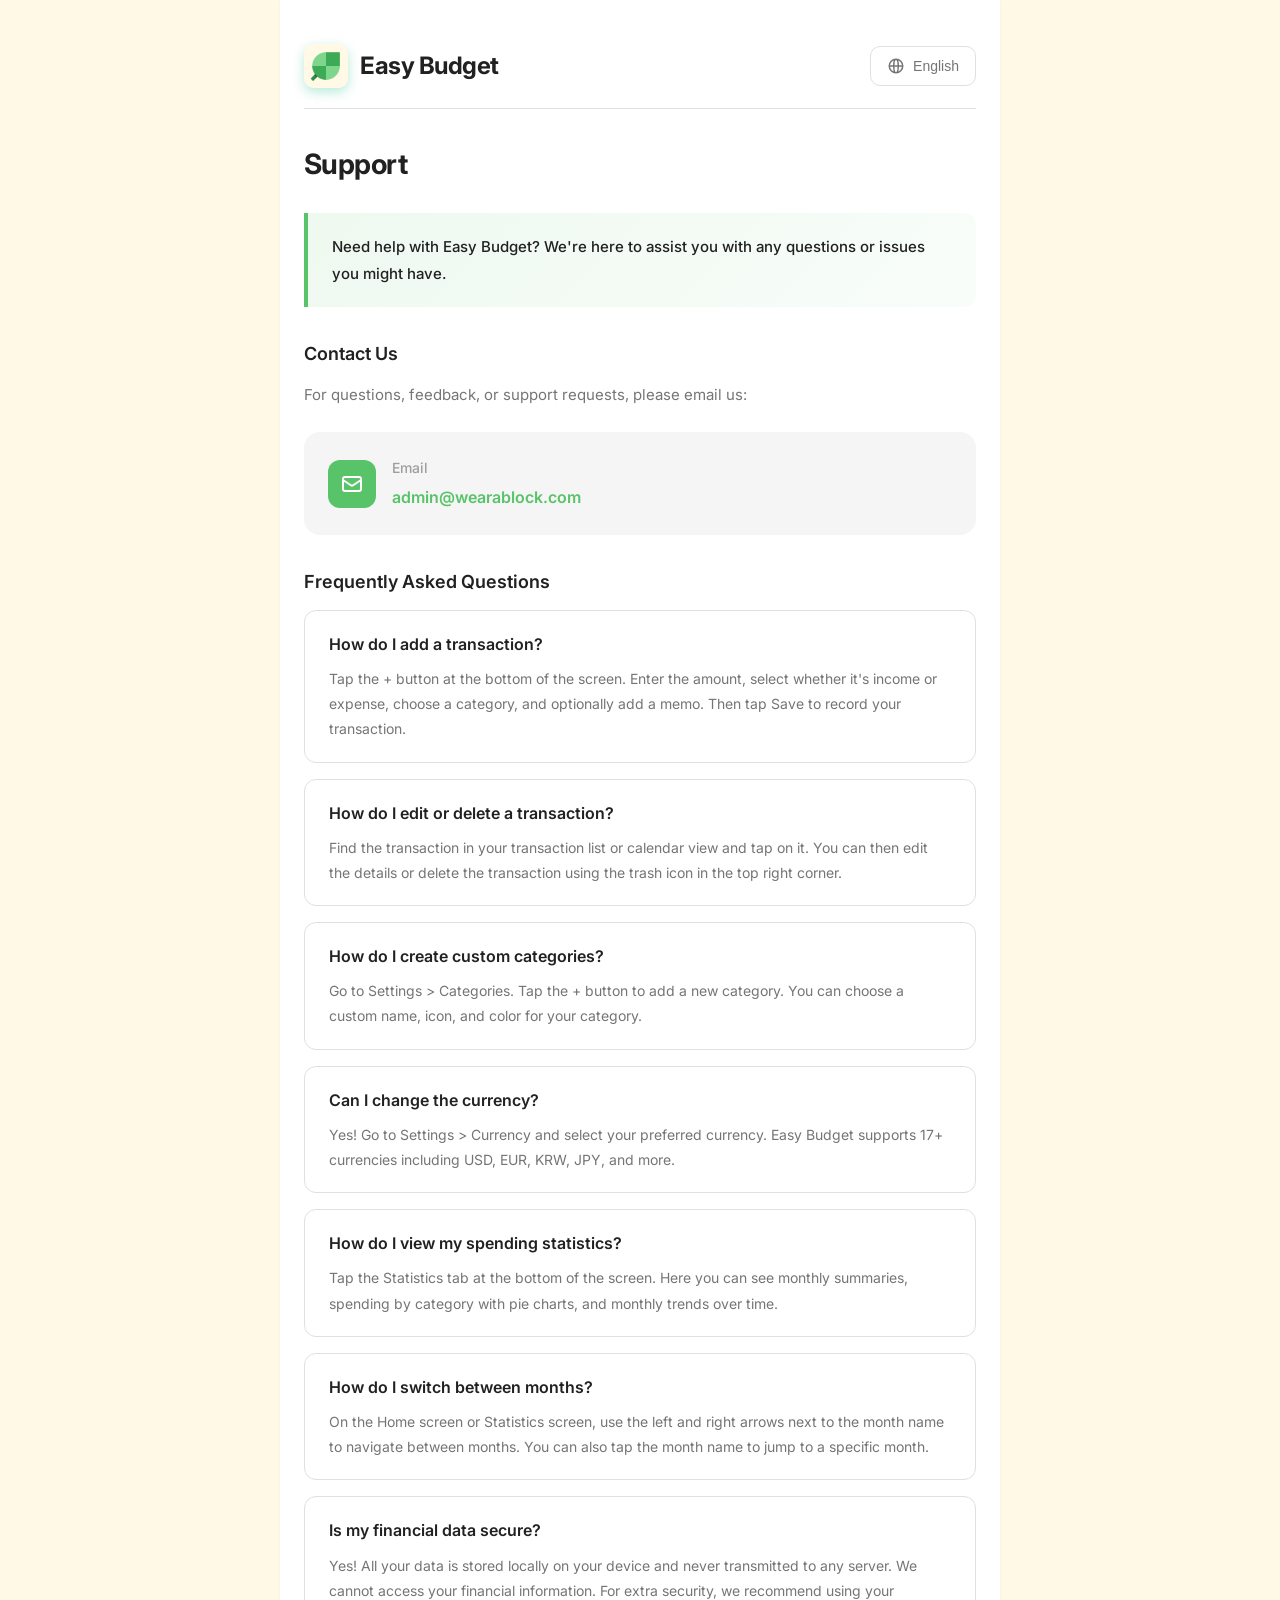
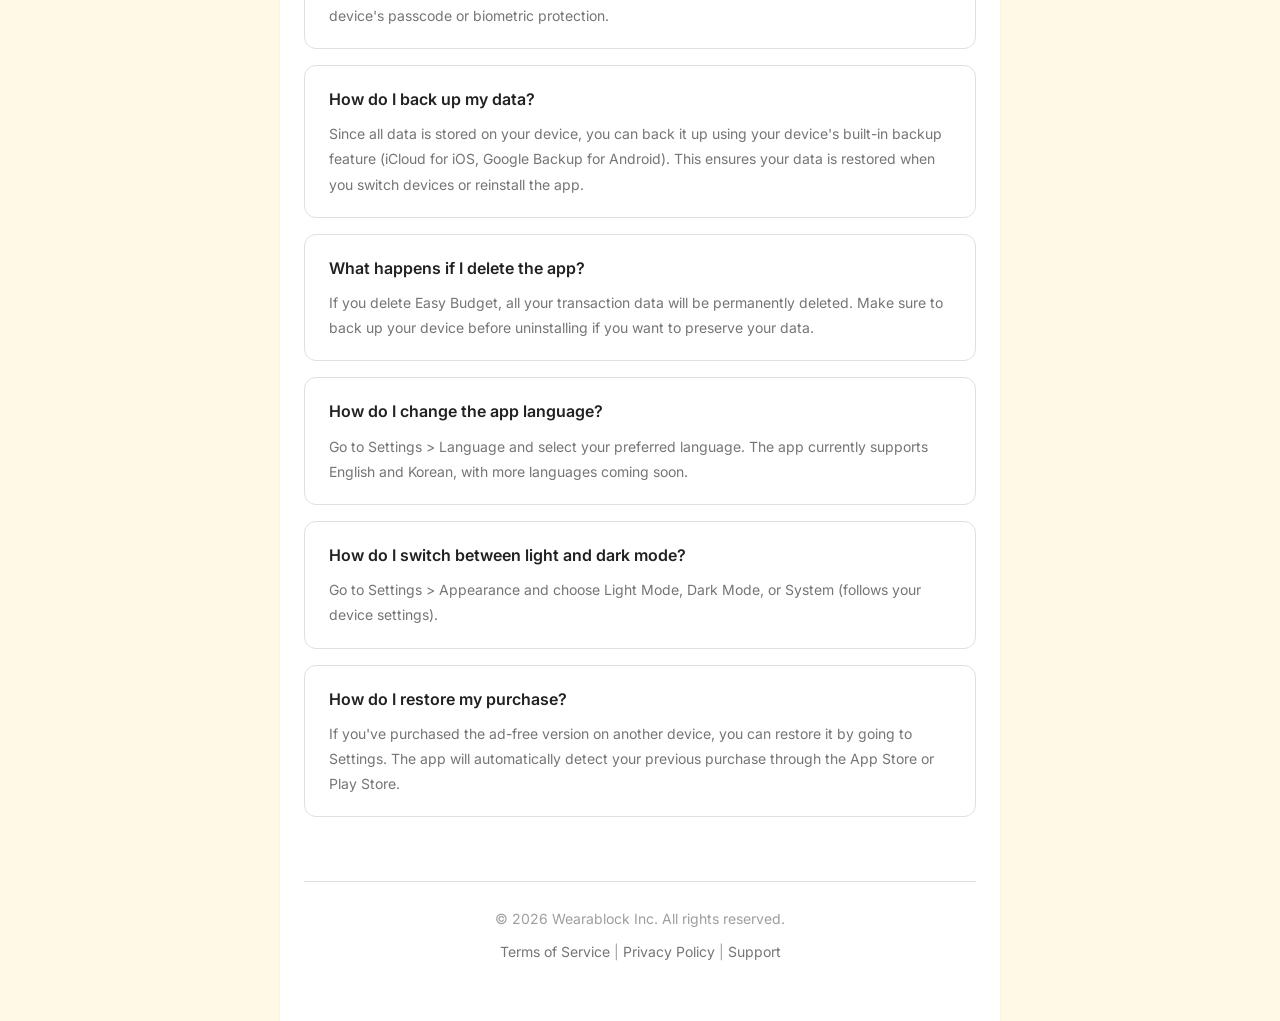
<file: docs/support.html>
<!DOCTYPE html>
<html lang="en">
<head>
  <meta charset="UTF-8">
  <meta name="viewport" content="width=device-width, initial-scale=1.0">
  <title>Support - Easy Budget</title>
  <link rel="stylesheet" href="style.css">
</head>
<body>
  <div class="container">
    <header>
      <div class="logo">
        <div class="logo-icon">
          <img src="logo.png" alt="Easy Budget">
        </div>
        <h1>Easy Budget</h1>
      </div>
      <div class="lang-selector">
        <button class="lang-btn" onclick="toggleDropdown()">
          <svg xmlns="http://www.w3.org/2000/svg" fill="none" viewBox="0 0 24 24" stroke="currentColor">
            <path stroke-linecap="round" stroke-linejoin="round" stroke-width="2" d="M21 12a9 9 0 01-9 9m9-9a9 9 0 00-9-9m9 9H3m9 9a9 9 0 01-9-9m9 9c1.657 0 3-4.03 3-9s-1.343-9-3-9m0 18c-1.657 0-3-4.03-3-9s1.343-9 3-9m-9 9a9 9 0 019-9"/>
          </svg>
          <span id="currentLang">English</span>
        </button>
        <div class="lang-dropdown" id="langDropdown">
          <button class="lang-option active" onclick="switchLang('en')">English</button>
          <button class="lang-option" onclick="switchLang('ko')">한국어</button>
          <button class="lang-option" onclick="switchLang('ja')">日本語</button>
          <button class="lang-option" onclick="switchLang('zh')">简体中文</button>
          <button class="lang-option" onclick="switchLang('zh-TW')">繁體中文</button>
          <button class="lang-option" onclick="switchLang('de')">Deutsch</button>
          <button class="lang-option" onclick="switchLang('fr')">Français</button>
          <button class="lang-option" onclick="switchLang('es')">Español</button>
          <button class="lang-option" onclick="switchLang('pt')">Português</button>
          <button class="lang-option" onclick="switchLang('it')">Italiano</button>
          <button class="lang-option" onclick="switchLang('ru')">Русский</button>
          <button class="lang-option" onclick="switchLang('ar')">العربية</button>
          <button class="lang-option" onclick="switchLang('th')">ภาษาไทย</button>
          <button class="lang-option" onclick="switchLang('vi')">Tiếng Việt</button>
          <button class="lang-option" onclick="switchLang('id')">Bahasa Indonesia</button>
        </div>
      </div>
    </header>

    <!-- English Content -->
    <main id="content-en" class="content-section active">
      <h2>Support</h2>

      <div class="info-box">
        <p>Need help with Easy Budget? We're here to assist you with any questions or issues you might have.</p>
      </div>

      <h3>Contact Us</h3>
      <p>For questions, feedback, or support requests, please email us:</p>
      <div class="contact-card">
        <div class="contact-icon">
          <svg xmlns="http://www.w3.org/2000/svg" fill="none" viewBox="0 0 24 24" stroke="currentColor">
            <path stroke-linecap="round" stroke-linejoin="round" stroke-width="2" d="M3 8l7.89 5.26a2 2 0 002.22 0L21 8M5 19h14a2 2 0 002-2V7a2 2 0 00-2-2H5a2 2 0 00-2 2v10a2 2 0 002 2z"/>
          </svg>
        </div>
        <div class="contact-info">
          <h4>Email</h4>
          <a href="mailto:admin@wearablock.com">admin@wearablock.com</a>
        </div>
      </div>

      <h3>Frequently Asked Questions</h3>

      <div class="faq-item">
        <h4>How do I add a transaction?</h4>
        <p>Tap the + button at the bottom of the screen. Enter the amount, select whether it's income or expense, choose a category, and optionally add a memo. Then tap Save to record your transaction.</p>
      </div>

      <div class="faq-item">
        <h4>How do I edit or delete a transaction?</h4>
        <p>Find the transaction in your transaction list or calendar view and tap on it. You can then edit the details or delete the transaction using the trash icon in the top right corner.</p>
      </div>

      <div class="faq-item">
        <h4>How do I create custom categories?</h4>
        <p>Go to Settings > Categories. Tap the + button to add a new category. You can choose a custom name, icon, and color for your category.</p>
      </div>

      <div class="faq-item">
        <h4>Can I change the currency?</h4>
        <p>Yes! Go to Settings > Currency and select your preferred currency. Easy Budget supports 17+ currencies including USD, EUR, KRW, JPY, and more.</p>
      </div>

      <div class="faq-item">
        <h4>How do I view my spending statistics?</h4>
        <p>Tap the Statistics tab at the bottom of the screen. Here you can see monthly summaries, spending by category with pie charts, and monthly trends over time.</p>
      </div>

      <div class="faq-item">
        <h4>How do I switch between months?</h4>
        <p>On the Home screen or Statistics screen, use the left and right arrows next to the month name to navigate between months. You can also tap the month name to jump to a specific month.</p>
      </div>

      <div class="faq-item">
        <h4>Is my financial data secure?</h4>
        <p>Yes! All your data is stored locally on your device and never transmitted to any server. We cannot access your financial information. For extra security, we recommend using your device's passcode or biometric protection.</p>
      </div>

      <div class="faq-item">
        <h4>How do I back up my data?</h4>
        <p>Since all data is stored on your device, you can back it up using your device's built-in backup feature (iCloud for iOS, Google Backup for Android). This ensures your data is restored when you switch devices or reinstall the app.</p>
      </div>

      <div class="faq-item">
        <h4>What happens if I delete the app?</h4>
        <p>If you delete Easy Budget, all your transaction data will be permanently deleted. Make sure to back up your device before uninstalling if you want to preserve your data.</p>
      </div>

      <div class="faq-item">
        <h4>How do I change the app language?</h4>
        <p>Go to Settings > Language and select your preferred language. The app currently supports English and Korean, with more languages coming soon.</p>
      </div>

      <div class="faq-item">
        <h4>How do I switch between light and dark mode?</h4>
        <p>Go to Settings > Appearance and choose Light Mode, Dark Mode, or System (follows your device settings).</p>
      </div>

      <div class="faq-item">
        <h4>How do I restore my purchase?</h4>
        <p>If you've purchased the ad-free version on another device, you can restore it by going to Settings. The app will automatically detect your previous purchase through the App Store or Play Store.</p>
      </div>
    </main>

    <!-- Korean Content -->
    <main id="content-ko" class="content-section">
      <h2>고객 지원</h2>

      <div class="info-box">
        <p>Easy Budget 사용에 도움이 필요하신가요? 질문이나 문제가 있으시면 도와드리겠습니다.</p>
      </div>

      <h3>문의하기</h3>
      <p>질문, 피드백 또는 지원 요청은 이메일로 보내주세요:</p>
      <div class="contact-card">
        <div class="contact-icon">
          <svg xmlns="http://www.w3.org/2000/svg" fill="none" viewBox="0 0 24 24" stroke="currentColor">
            <path stroke-linecap="round" stroke-linejoin="round" stroke-width="2" d="M3 8l7.89 5.26a2 2 0 002.22 0L21 8M5 19h14a2 2 0 002-2V7a2 2 0 00-2-2H5a2 2 0 00-2 2v10a2 2 0 002 2z"/>
          </svg>
        </div>
        <div class="contact-info">
          <h4>이메일</h4>
          <a href="mailto:admin@wearablock.com">admin@wearablock.com</a>
        </div>
      </div>

      <h3>자주 묻는 질문</h3>

      <div class="faq-item">
        <h4>거래는 어떻게 추가하나요?</h4>
        <p>화면 하단의 + 버튼을 탭하세요. 금액을 입력하고, 수입인지 지출인지 선택하고, 카테고리를 선택한 후, 선택적으로 메모를 추가하세요. 그런 다음 저장을 탭하여 거래를 기록하세요.</p>
      </div>

      <div class="faq-item">
        <h4>거래를 수정하거나 삭제하려면 어떻게 하나요?</h4>
        <p>거래 목록이나 캘린더 보기에서 거래를 찾아 탭하세요. 그런 다음 세부 정보를 수정하거나 오른쪽 상단의 휴지통 아이콘을 사용하여 거래를 삭제할 수 있습니다.</p>
      </div>

      <div class="faq-item">
        <h4>사용자 정의 카테고리는 어떻게 만드나요?</h4>
        <p>설정 > 카테고리로 이동하세요. + 버튼을 탭하여 새 카테고리를 추가하세요. 카테고리에 맞는 이름, 아이콘 및 색상을 선택할 수 있습니다.</p>
      </div>

      <div class="faq-item">
        <h4>통화를 변경할 수 있나요?</h4>
        <p>네! 설정 > 통화로 이동하여 원하는 통화를 선택하세요. Easy Budget은 USD, EUR, KRW, JPY 등 17개 이상의 통화를 지원합니다.</p>
      </div>

      <div class="faq-item">
        <h4>지출 통계는 어떻게 확인하나요?</h4>
        <p>화면 하단의 통계 탭을 탭하세요. 여기서 월별 요약, 파이 차트가 포함된 카테고리별 지출, 시간에 따른 월별 추이를 확인할 수 있습니다.</p>
      </div>

      <div class="faq-item">
        <h4>월을 어떻게 전환하나요?</h4>
        <p>홈 화면이나 통계 화면에서 월 이름 옆의 왼쪽 및 오른쪽 화살표를 사용하여 월 사이를 이동하세요. 월 이름을 탭하여 특정 월로 바로 이동할 수도 있습니다.</p>
      </div>

      <div class="faq-item">
        <h4>재무 데이터는 안전한가요?</h4>
        <p>네! 모든 데이터는 기기에 로컬로 저장되며 어떤 서버로도 전송되지 않습니다. 저희는 귀하의 재무 정보에 접근할 수 없습니다. 추가 보안을 위해 기기의 암호 또는 생체 인식 보호 사용을 권장합니다.</p>
      </div>

      <div class="faq-item">
        <h4>데이터를 백업하려면 어떻게 하나요?</h4>
        <p>모든 데이터가 기기에 저장되므로, 기기의 내장 백업 기능(iOS의 경우 iCloud, Android의 경우 Google 백업)을 사용하여 백업할 수 있습니다. 이렇게 하면 기기를 교체하거나 앱을 다시 설치할 때 데이터가 복원됩니다.</p>
      </div>

      <div class="faq-item">
        <h4>앱을 삭제하면 어떻게 되나요?</h4>
        <p>Easy Budget을 삭제하면 모든 거래 데이터가 영구적으로 삭제됩니다. 데이터를 보존하려면 앱을 삭제하기 전에 기기를 백업하세요.</p>
      </div>

      <div class="faq-item">
        <h4>앱 언어를 변경하려면 어떻게 하나요?</h4>
        <p>설정 > 언어로 이동하여 원하는 언어를 선택하세요. 현재 앱은 영어와 한국어를 지원하며, 더 많은 언어가 곧 추가될 예정입니다.</p>
      </div>

      <div class="faq-item">
        <h4>라이트 모드와 다크 모드는 어떻게 전환하나요?</h4>
        <p>설정 > 화면으로 이동하여 라이트 모드, 다크 모드 또는 시스템 설정(기기 설정을 따름) 중에서 선택하세요.</p>
      </div>

      <div class="faq-item">
        <h4>구매를 복원하려면 어떻게 하나요?</h4>
        <p>다른 기기에서 광고 없는 버전을 구매한 경우, 설정으로 이동하여 복원할 수 있습니다. 앱이 App Store 또는 Play Store를 통해 이전 구매를 자동으로 감지합니다.</p>
      </div>
    </main>

    <!-- Japanese Content -->
    <main id="content-ja" class="content-section">
      <h2>サポート</h2>

      <div class="info-box">
        <p>Easy Budgetのご利用にお困りですか？ご質問やお困りのことがございましたら、お手伝いいたします。</p>
      </div>

      <h3>お問い合わせ</h3>
      <p>ご質問、フィードバック、サポートリクエストは、メールでお送りください：</p>
      <div class="contact-card">
        <div class="contact-icon">
          <svg xmlns="http://www.w3.org/2000/svg" fill="none" viewBox="0 0 24 24" stroke="currentColor">
            <path stroke-linecap="round" stroke-linejoin="round" stroke-width="2" d="M3 8l7.89 5.26a2 2 0 002.22 0L21 8M5 19h14a2 2 0 002-2V7a2 2 0 00-2-2H5a2 2 0 00-2 2v10a2 2 0 002 2z"/>
          </svg>
        </div>
        <div class="contact-info">
          <h4>メール</h4>
          <a href="mailto:admin@wearablock.com">admin@wearablock.com</a>
        </div>
      </div>

      <h3>よくある質問</h3>

      <div class="faq-item">
        <h4>取引を追加するにはどうすればよいですか？</h4>
        <p>画面下部の+ボタンをタップします。金額を入力し、収入か支出かを選択し、カテゴリを選択し、必要に応じてメモを追加します。その後、保存をタップして取引を記録します。</p>
      </div>

      <div class="faq-item">
        <h4>取引を編集または削除するにはどうすればよいですか？</h4>
        <p>取引リストまたはカレンダービューで取引を見つけてタップします。その後、詳細を編集するか、右上のゴミ箱アイコンを使用して取引を削除できます。</p>
      </div>

      <div class="faq-item">
        <h4>カスタムカテゴリを作成するにはどうすればよいですか？</h4>
        <p>設定 > カテゴリに移動します。+ボタンをタップして新しいカテゴリを追加します。カテゴリのカスタム名、アイコン、色を選択できます。</p>
      </div>

      <div class="faq-item">
        <h4>通貨を変更できますか？</h4>
        <p>はい！設定 > 通貨に移動して、お好みの通貨を選択します。Easy BudgetはUSD、EUR、KRW、JPYなど17種類以上の通貨をサポートしています。</p>
      </div>

      <div class="faq-item">
        <h4>支出統計を表示するにはどうすればよいですか？</h4>
        <p>画面下部の統計タブをタップします。ここでは、月次サマリー、円グラフによるカテゴリ別支出、時系列での月次トレンドを確認できます。</p>
      </div>

      <div class="faq-item">
        <h4>月を切り替えるにはどうすればよいですか？</h4>
        <p>ホーム画面または統計画面で、月名の横にある左右の矢印を使用して月間を移動します。月名をタップして特定の月に直接ジャンプすることもできます。</p>
      </div>

      <div class="faq-item">
        <h4>財務データは安全ですか？</h4>
        <p>はい！すべてのデータはデバイスにローカルで保存され、サーバーに送信されることはありません。当社はお客様の財務情報にアクセスできません。セキュリティを強化するため、デバイスのパスコードまたは生体認証保護の使用を推奨します。</p>
      </div>

      <div class="faq-item">
        <h4>データをバックアップするにはどうすればよいですか？</h4>
        <p>すべてのデータがデバイスに保存されているため、デバイスの内蔵バックアップ機能（iOSの場合はiCloud、Androidの場合はGoogleバックアップ）を使用してバックアップできます。これにより、デバイスを変更したりアプリを再インストールしたりしたときにデータが復元されます。</p>
      </div>

      <div class="faq-item">
        <h4>アプリを削除するとどうなりますか？</h4>
        <p>Easy Budgetを削除すると、すべての取引データが完全に削除されます。データを保存したい場合は、アンインストールする前にデバイスをバックアップしてください。</p>
      </div>

      <div class="faq-item">
        <h4>アプリの言語を変更するにはどうすればよいですか？</h4>
        <p>設定 > 言語に移動して、お好みの言語を選択します。現在、アプリは英語、韓国語、日本語をサポートしており、今後さらに多くの言語が追加される予定です。</p>
      </div>

      <div class="faq-item">
        <h4>ライトモードとダークモードを切り替えるにはどうすればよいですか？</h4>
        <p>設定 > 外観に移動して、ライトモード、ダークモード、またはシステム（デバイス設定に従う）を選択します。</p>
      </div>

      <div class="faq-item">
        <h4>購入を復元するにはどうすればよいですか？</h4>
        <p>別のデバイスで広告なしバージョンを購入した場合、設定に移動して復元できます。アプリはApp StoreまたはPlay Storeを通じて以前の購入を自動的に検出します。</p>
      </div>
    </main>

    <!-- Chinese (Simplified) Content -->
    <main id="content-zh" class="content-section">
      <h2>支持</h2>

      <div class="info-box">
        <p>需要Easy Budget的帮助吗？如有任何问题或疑虑，我们随时为您提供帮助。</p>
      </div>

      <h3>联系我们</h3>
      <p>如有问题、反馈或支持请求，请发送电子邮件：</p>
      <div class="contact-card">
        <div class="contact-icon">
          <svg xmlns="http://www.w3.org/2000/svg" fill="none" viewBox="0 0 24 24" stroke="currentColor">
            <path stroke-linecap="round" stroke-linejoin="round" stroke-width="2" d="M3 8l7.89 5.26a2 2 0 002.22 0L21 8M5 19h14a2 2 0 002-2V7a2 2 0 00-2-2H5a2 2 0 00-2 2v10a2 2 0 002 2z"/>
          </svg>
        </div>
        <div class="contact-info">
          <h4>电子邮件</h4>
          <a href="mailto:admin@wearablock.com">admin@wearablock.com</a>
        </div>
      </div>

      <h3>常见问题</h3>

      <div class="faq-item">
        <h4>如何添加交易？</h4>
        <p>点击屏幕底部的+按钮。输入金额，选择是收入还是支出，选择一个类别，并可选择添加备注。然后点击保存以记录您的交易。</p>
      </div>

      <div class="faq-item">
        <h4>如何编辑或删除交易？</h4>
        <p>在交易列表或日历视图中找到交易并点击它。然后您可以编辑详细信息或使用右上角的垃圾桶图标删除交易。</p>
      </div>

      <div class="faq-item">
        <h4>如何创建自定义类别？</h4>
        <p>转到设置 > 类别。点击+按钮添加新类别。您可以为类别选择自定义名称、图标和颜色。</p>
      </div>

      <div class="faq-item">
        <h4>可以更改货币吗？</h4>
        <p>可以！转到设置 > 货币，然后选择您偏好的货币。Easy Budget支持17种以上的货币，包括USD、EUR、KRW、JPY等。</p>
      </div>

      <div class="faq-item">
        <h4>如何查看支出统计？</h4>
        <p>点击屏幕底部的统计标签。在这里，您可以看到月度摘要、带饼图的分类支出以及随时间变化的月度趋势。</p>
      </div>

      <div class="faq-item">
        <h4>如何切换月份？</h4>
        <p>在主屏幕或统计屏幕上，使用月份名称旁边的左右箭头在月份之间导航。您也可以点击月份名称直接跳转到特定月份。</p>
      </div>

      <div class="faq-item">
        <h4>我的财务数据安全吗？</h4>
        <p>是的！所有数据都存储在您的设备本地，从不传输到任何服务器。我们无法访问您的财务信息。为了额外的安全性，我们建议使用设备的密码或生物识别保护。</p>
      </div>

      <div class="faq-item">
        <h4>如何备份我的数据？</h4>
        <p>由于所有数据都存储在您的设备上，您可以使用设备的内置备份功能（iOS的iCloud，Android的Google备份）进行备份。这确保了当您更换设备或重新安装应用程序时数据可以恢复。</p>
      </div>

      <div class="faq-item">
        <h4>如果我删除应用程序会怎样？</h4>
        <p>如果您删除Easy Budget，所有交易数据将被永久删除。如果您想保留数据，请确保在卸载前备份您的设备。</p>
      </div>

      <div class="faq-item">
        <h4>如何更改应用程序语言？</h4>
        <p>转到设置 > 语言，然后选择您偏好的语言。该应用程序目前支持英语、韩语、日语和中文，更多语言即将推出。</p>
      </div>

      <div class="faq-item">
        <h4>如何在浅色模式和深色模式之间切换？</h4>
        <p>转到设置 > 外观，选择浅色模式、深色模式或系统（跟随设备设置）。</p>
      </div>

      <div class="faq-item">
        <h4>如何恢复我的购买？</h4>
        <p>如果您在另一台设备上购买了无广告版本，可以转到设置进行恢复。应用程序将通过App Store或Play Store自动检测您之前的购买。</p>
      </div>
    </main>

    <!-- Chinese (Traditional) Content -->
    <main id="content-zh-TW" class="content-section">
      <h2>支援</h2>

      <div class="info-box">
        <p>需要Easy Budget的協助嗎？如有任何問題或疑慮，我們隨時為您提供幫助。</p>
      </div>

      <h3>聯絡我們</h3>
      <p>如有問題、意見回饋或支援請求，請傳送電子郵件：</p>
      <div class="contact-card">
        <div class="contact-icon">
          <svg xmlns="http://www.w3.org/2000/svg" fill="none" viewBox="0 0 24 24" stroke="currentColor">
            <path stroke-linecap="round" stroke-linejoin="round" stroke-width="2" d="M3 8l7.89 5.26a2 2 0 002.22 0L21 8M5 19h14a2 2 0 002-2V7a2 2 0 00-2-2H5a2 2 0 00-2 2v10a2 2 0 002 2z"/>
          </svg>
        </div>
        <div class="contact-info">
          <h4>電子郵件</h4>
          <a href="mailto:admin@wearablock.com">admin@wearablock.com</a>
        </div>
      </div>

      <h3>常見問題</h3>

      <div class="faq-item">
        <h4>如何新增交易？</h4>
        <p>點擊螢幕底部的+按鈕。輸入金額，選擇是收入還是支出，選擇一個類別，並可選擇新增備註。然後點擊儲存以記錄您的交易。</p>
      </div>

      <div class="faq-item">
        <h4>如何編輯或刪除交易？</h4>
        <p>在交易清單或日曆檢視中找到交易並點擊它。然後您可以編輯詳細資訊或使用右上角的垃圾桶圖示刪除交易。</p>
      </div>

      <div class="faq-item">
        <h4>如何建立自訂類別？</h4>
        <p>前往設定 > 類別。點擊+按鈕新增類別。您可以為類別選擇自訂名稱、圖示和顏色。</p>
      </div>

      <div class="faq-item">
        <h4>可以更改貨幣嗎？</h4>
        <p>可以！前往設定 > 貨幣，然後選擇您偏好的貨幣。Easy Budget支援17種以上的貨幣，包括USD、EUR、KRW、JPY等。</p>
      </div>

      <div class="faq-item">
        <h4>如何檢視支出統計？</h4>
        <p>點擊螢幕底部的統計標籤。在這裡，您可以看到月度摘要、帶圓餅圖的分類支出以及隨時間變化的月度趨勢。</p>
      </div>

      <div class="faq-item">
        <h4>如何切換月份？</h4>
        <p>在主畫面或統計畫面上，使用月份名稱旁邊的左右箭頭在月份之間導覽。您也可以點擊月份名稱直接跳轉到特定月份。</p>
      </div>

      <div class="faq-item">
        <h4>我的財務資料安全嗎？</h4>
        <p>是的！所有資料都儲存在您的裝置本機，從不傳輸到任何伺服器。我們無法存取您的財務資訊。為了額外的安全性，我們建議使用裝置的密碼或生物辨識保護。</p>
      </div>

      <div class="faq-item">
        <h4>如何備份我的資料？</h4>
        <p>由於所有資料都儲存在您的裝置上，您可以使用裝置的內建備份功能（iOS的iCloud，Android的Google備份）進行備份。這確保了當您更換裝置或重新安裝應用程式時資料可以還原。</p>
      </div>

      <div class="faq-item">
        <h4>如果我刪除應用程式會怎樣？</h4>
        <p>如果您刪除Easy Budget，所有交易資料將被永久刪除。如果您想保留資料，請確保在解除安裝前備份您的裝置。</p>
      </div>

      <div class="faq-item">
        <h4>如何更改應用程式語言？</h4>
        <p>前往設定 > 語言，然後選擇您偏好的語言。該應用程式目前支援英語、韓語、日語和中文，更多語言即將推出。</p>
      </div>

      <div class="faq-item">
        <h4>如何在淺色模式和深色模式之間切換？</h4>
        <p>前往設定 > 外觀，選擇淺色模式、深色模式或系統（跟隨裝置設定）。</p>
      </div>

      <div class="faq-item">
        <h4>如何還原我的購買？</h4>
        <p>如果您在另一台裝置上購買了無廣告版本，可以前往設定進行還原。應用程式將透過App Store或Play Store自動偵測您之前的購買。</p>
      </div>
    </main>

    <!-- German Content -->
    <main id="content-de" class="content-section">
      <div class="app-info">
        <div class="app-icon">
          <img src="logo.png" alt="Easy Budget" style="width:100%;height:100%;object-fit:cover;border-radius:12px;">
        </div>
        <div class="app-details">
          <h3>Easy Budget</h3>
          <p>Einfache persönliche Finanzverwaltung</p>
        </div>
      </div>

      <h2>Support</h2>

      <h3>Kontakt</h3>
      <p>Haben Sie Fragen, Feedback oder benötigen Sie Hilfe? Unser Support-Team ist für Sie da.</p>

      <div class="contact-card">
        <div class="contact-icon">
          <svg xmlns="http://www.w3.org/2000/svg" fill="none" viewBox="0 0 24 24" stroke="currentColor">
            <path stroke-linecap="round" stroke-linejoin="round" stroke-width="2" d="M3 8l7.89 5.26a2 2 0 002.22 0L21 8M5 19h14a2 2 0 002-2V7a2 2 0 00-2-2H5a2 2 0 00-2 2v10a2 2 0 002 2z"/>
          </svg>
        </div>
        <div class="contact-info">
          <h4>E-Mail</h4>
          <a href="mailto:admin@wearablock.com">admin@wearablock.com</a>
        </div>
      </div>

      <p>Wir antworten normalerweise innerhalb von 1-2 Werktagen.</p>

      <h3>Häufig gestellte Fragen</h3>

      <div class="faq-item">
        <h4>Wie füge ich eine Transaktion hinzu?</h4>
        <p>Tippen Sie auf die + Taste am unteren Bildschirmrand. Wählen Sie, ob es sich um Einnahmen oder Ausgaben handelt, geben Sie den Betrag ein, wählen Sie eine Kategorie und speichern Sie optional eine Notiz.</p>
      </div>

      <div class="faq-item">
        <h4>Kann ich benutzerdefinierte Kategorien erstellen?</h4>
        <p>Ja! Gehen Sie zu Einstellungen > Kategorien, um Ihre eigenen Kategorien zu erstellen und zu verwalten. Sie können ein Symbol und eine Farbe für jede Kategorie wählen.</p>
      </div>

      <div class="faq-item">
        <h4>Wie ändere ich meine Währung?</h4>
        <p>Gehen Sie zu Einstellungen > Währung und wählen Sie Ihre bevorzugte Währung aus der Liste aus. Die App unterstützt mehrere internationale Währungen.</p>
      </div>

      <div class="faq-item">
        <h4>Werden meine Daten mit der Cloud synchronisiert?</h4>
        <p>Nein, Easy Budget speichert alle Daten lokal auf Ihrem Gerät. Dies gewährleistet Ihre Privatsphäre - Ihre Finanzdaten verlassen niemals Ihr Telefon.</p>
      </div>

      <div class="faq-item">
        <h4>Wie entferne ich Werbung?</h4>
        <p>Sie können die Option „Werbung entfernen" in den Einstellungen erwerben, um alle Werbung dauerhaft zu entfernen.</p>
      </div>

      <div class="faq-item">
        <h4>Was passiert, wenn ich die App deinstalliere?</h4>
        <p>Da alle Daten lokal gespeichert werden, werden beim Deinstallieren der App alle Ihre Transaktions- und Kategoriedaten gelöscht. Bitte stellen Sie sicher, dass Sie ein Backup Ihres Geräts haben, wenn Sie Ihre Daten behalten möchten.</p>
      </div>

      <div class="faq-item">
        <h4>Wie wechsle ich zwischen Hell- und Dunkelmodus?</h4>
        <p>Gehen Sie zu Einstellungen > Darstellung und wählen Sie zwischen Heller Modus, Dunkler Modus oder System (folgt Ihrer Geräteeinstellung).</p>
      </div>

      <div class="faq-item">
        <h4>Wie stelle ich meinen Kauf wieder her?</h4>
        <p>Wenn Sie die werbefreie Version auf einem anderen Gerät gekauft haben, können Sie in den Einstellungen wiederherstellen. Die App erkennt Ihren vorherigen Kauf automatisch über den App Store oder Play Store.</p>
      </div>
    </main>

    <!-- French Content -->
    <main id="content-fr" class="content-section">
      <div class="app-info">
        <div class="app-icon">
          <img src="logo.png" alt="Easy Budget" style="width:100%;height:100%;object-fit:cover;border-radius:12px;">
        </div>
        <div class="app-details">
          <h3>Easy Budget</h3>
          <p>Gestion simple des finances personnelles</p>
        </div>
      </div>

      <h2>Assistance</h2>

      <h3>Nous contacter</h3>
      <p>Vous avez des questions, des commentaires ou besoin d'aide ? Notre équipe d'assistance est là pour vous.</p>

      <div class="contact-card">
        <div class="contact-icon">
          <svg xmlns="http://www.w3.org/2000/svg" fill="none" viewBox="0 0 24 24" stroke="currentColor">
            <path stroke-linecap="round" stroke-linejoin="round" stroke-width="2" d="M3 8l7.89 5.26a2 2 0 002.22 0L21 8M5 19h14a2 2 0 002-2V7a2 2 0 00-2-2H5a2 2 0 00-2 2v10a2 2 0 002 2z"/>
          </svg>
        </div>
        <div class="contact-info">
          <h4>E-mail</h4>
          <a href="mailto:admin@wearablock.com">admin@wearablock.com</a>
        </div>
      </div>

      <p>Nous répondons généralement sous 1-2 jours ouvrables.</p>

      <h3>Questions fréquentes</h3>

      <div class="faq-item">
        <h4>Comment ajouter une transaction ?</h4>
        <p>Appuyez sur le bouton + en bas de l'écran. Choisissez s'il s'agit d'un revenu ou d'une dépense, entrez le montant, sélectionnez une catégorie et enregistrez éventuellement une note.</p>
      </div>

      <div class="faq-item">
        <h4>Puis-je créer des catégories personnalisées ?</h4>
        <p>Oui ! Allez dans Paramètres > Catégories pour créer et gérer vos propres catégories. Vous pouvez choisir une icône et une couleur pour chaque catégorie.</p>
      </div>

      <div class="faq-item">
        <h4>Comment changer ma devise ?</h4>
        <p>Allez dans Paramètres > Devise et sélectionnez votre devise préférée dans la liste. L'application prend en charge plusieurs devises internationales.</p>
      </div>

      <div class="faq-item">
        <h4>Mes données sont-elles synchronisées avec le cloud ?</h4>
        <p>Non, Easy Budget stocke toutes les données localement sur votre appareil. Cela garantit votre confidentialité - vos données financières ne quittent jamais votre téléphone.</p>
      </div>

      <div class="faq-item">
        <h4>Comment supprimer les publicités ?</h4>
        <p>Vous pouvez acheter l'option « Supprimer les publicités » dans les paramètres pour supprimer définitivement toutes les publicités.</p>
      </div>

      <div class="faq-item">
        <h4>Que se passe-t-il si je désinstalle l'application ?</h4>
        <p>Comme toutes les données sont stockées localement, la désinstallation de l'application supprimera toutes vos données de transactions et de catégories. Assurez-vous d'avoir une sauvegarde de votre appareil si vous souhaitez conserver vos données.</p>
      </div>

      <div class="faq-item">
        <h4>Comment basculer entre le mode clair et le mode sombre ?</h4>
        <p>Allez dans Paramètres > Apparence et choisissez entre Mode clair, Mode sombre ou Système (suit les paramètres de votre appareil).</p>
      </div>

      <div class="faq-item">
        <h4>Comment restaurer mon achat ?</h4>
        <p>Si vous avez acheté la version sans publicité sur un autre appareil, vous pouvez restaurer dans les paramètres. L'application détectera automatiquement votre achat précédent via l'App Store ou le Play Store.</p>
      </div>
    </main>

    <!-- Spanish Content -->
    <main id="content-es" class="content-section">
      <div class="app-info">
        <div class="app-icon">
          <img src="logo.png" alt="Easy Budget" style="width:100%;height:100%;object-fit:cover;border-radius:12px;">
        </div>
        <div class="app-details">
          <h3>Easy Budget</h3>
          <p>Gestión simple de finanzas personales</p>
        </div>
      </div>

      <h2>Soporte</h2>

      <h3>Contáctenos</h3>
      <p>¿Tiene preguntas, comentarios o necesita ayuda? Nuestro equipo de soporte está aquí para ayudarle.</p>

      <div class="contact-card">
        <div class="contact-icon">
          <svg xmlns="http://www.w3.org/2000/svg" fill="none" viewBox="0 0 24 24" stroke="currentColor">
            <path stroke-linecap="round" stroke-linejoin="round" stroke-width="2" d="M3 8l7.89 5.26a2 2 0 002.22 0L21 8M5 19h14a2 2 0 002-2V7a2 2 0 00-2-2H5a2 2 0 00-2 2v10a2 2 0 002 2z"/>
          </svg>
        </div>
        <div class="contact-info">
          <h4>Correo electrónico</h4>
          <a href="mailto:admin@wearablock.com">admin@wearablock.com</a>
        </div>
      </div>

      <p>Normalmente respondemos en 1-2 días hábiles.</p>

      <h3>Preguntas frecuentes</h3>

      <div class="faq-item">
        <h4>¿Cómo añado una transacción?</h4>
        <p>Pulse el botón + en la parte inferior de la pantalla. Elija si es un ingreso o un gasto, introduzca la cantidad, seleccione una categoría y opcionalmente guarde una nota.</p>
      </div>

      <div class="faq-item">
        <h4>¿Puedo crear categorías personalizadas?</h4>
        <p>¡Sí! Vaya a Ajustes > Categorías para crear y gestionar sus propias categorías. Puede elegir un icono y un color para cada categoría.</p>
      </div>

      <div class="faq-item">
        <h4>¿Cómo cambio mi moneda?</h4>
        <p>Vaya a Ajustes > Moneda y seleccione su moneda preferida de la lista. La app soporta múltiples monedas internacionales.</p>
      </div>

      <div class="faq-item">
        <h4>¿Se sincronizan mis datos con la nube?</h4>
        <p>No, Easy Budget almacena todos los datos localmente en su dispositivo. Esto garantiza su privacidad: sus datos financieros nunca salen de su teléfono.</p>
      </div>

      <div class="faq-item">
        <h4>¿Cómo elimino los anuncios?</h4>
        <p>Puede comprar la opción "Eliminar anuncios" en los ajustes para eliminar permanentemente todos los anuncios.</p>
      </div>

      <div class="faq-item">
        <h4>¿Qué pasa si desinstalo la app?</h4>
        <p>Como todos los datos se almacenan localmente, desinstalar la app eliminará todos sus datos de transacciones y categorías. Asegúrese de tener una copia de seguridad de su dispositivo si desea conservar sus datos.</p>
      </div>

      <div class="faq-item">
        <h4>¿Cómo cambio entre modo claro y oscuro?</h4>
        <p>Vaya a Ajustes > Apariencia y elija entre Modo claro, Modo oscuro o Sistema (sigue los ajustes de su dispositivo).</p>
      </div>

      <div class="faq-item">
        <h4>¿Cómo restauro mi compra?</h4>
        <p>Si compró la versión sin anuncios en otro dispositivo, puede restaurar en los ajustes. La app detectará automáticamente su compra anterior a través de la App Store o Play Store.</p>
      </div>
    </main>

    <!-- Portuguese Content -->
    <main id="content-pt" class="content-section">
      <div class="app-info">
        <div class="app-icon">
          <img src="logo.png" alt="Easy Budget" style="width:100%;height:100%;object-fit:cover;border-radius:12px;">
        </div>
        <div class="app-details">
          <h3>Easy Budget</h3>
          <p>Gestão simples de finanças pessoais</p>
        </div>
      </div>

      <h2>Suporte</h2>

      <h3>Entre em contato</h3>
      <p>Tem perguntas, feedback ou precisa de ajuda? Nossa equipe de suporte está aqui para ajudá-lo.</p>

      <div class="contact-card">
        <div class="contact-icon">
          <svg xmlns="http://www.w3.org/2000/svg" fill="none" viewBox="0 0 24 24" stroke="currentColor">
            <path stroke-linecap="round" stroke-linejoin="round" stroke-width="2" d="M3 8l7.89 5.26a2 2 0 002.22 0L21 8M5 19h14a2 2 0 002-2V7a2 2 0 00-2-2H5a2 2 0 00-2 2v10a2 2 0 002 2z"/>
          </svg>
        </div>
        <div class="contact-info">
          <h4>E-mail</h4>
          <a href="mailto:admin@wearablock.com">admin@wearablock.com</a>
        </div>
      </div>

      <p>Normalmente respondemos em 1-2 dias úteis.</p>

      <h3>Perguntas frequentes</h3>

      <div class="faq-item">
        <h4>Como adiciono uma transação?</h4>
        <p>Toque no botão + na parte inferior da tela. Escolha se é uma receita ou despesa, insira o valor, selecione uma categoria e opcionalmente salve uma nota.</p>
      </div>

      <div class="faq-item">
        <h4>Posso criar categorias personalizadas?</h4>
        <p>Sim! Vá em Configurações > Categorias para criar e gerenciar suas próprias categorias. Você pode escolher um ícone e uma cor para cada categoria.</p>
      </div>

      <div class="faq-item">
        <h4>Como mudo minha moeda?</h4>
        <p>Vá em Configurações > Moeda e selecione sua moeda preferida na lista. O app suporta múltiplas moedas internacionais.</p>
      </div>

      <div class="faq-item">
        <h4>Meus dados são sincronizados com a nuvem?</h4>
        <p>Não, o Easy Budget armazena todos os dados localmente em seu dispositivo. Isso garante sua privacidade - seus dados financeiros nunca saem do seu telefone.</p>
      </div>

      <div class="faq-item">
        <h4>Como removo os anúncios?</h4>
        <p>Você pode comprar a opção "Remover anúncios" nas configurações para remover permanentemente todos os anúncios.</p>
      </div>

      <div class="faq-item">
        <h4>O que acontece se eu desinstalar o app?</h4>
        <p>Como todos os dados são armazenados localmente, desinstalar o app excluirá todos os seus dados de transações e categorias. Certifique-se de ter um backup do seu dispositivo se quiser manter seus dados.</p>
      </div>

      <div class="faq-item">
        <h4>Como alterno entre modo claro e escuro?</h4>
        <p>Vá em Configurações > Aparência e escolha entre Modo claro, Modo escuro ou Sistema (segue as configurações do seu dispositivo).</p>
      </div>

      <div class="faq-item">
        <h4>Como restauro minha compra?</h4>
        <p>Se você comprou a versão sem anúncios em outro dispositivo, pode restaurar nas configurações. O app detectará automaticamente sua compra anterior através da App Store ou Play Store.</p>
      </div>
    </main>

    <!-- Italian Content -->
    <main id="content-it" class="content-section">
      <div class="app-info">
        <div class="app-icon">
          <img src="logo.png" alt="Easy Budget" style="width:100%;height:100%;object-fit:cover;border-radius:12px;">
        </div>
        <div class="app-details">
          <h3>Easy Budget</h3>
          <p>Gestione semplice delle finanze personali</p>
        </div>
      </div>

      <h2>Supporto</h2>

      <h3>Contattaci</h3>
      <p>Hai domande, feedback o hai bisogno di aiuto? Il nostro team di supporto è qui per aiutarti.</p>

      <div class="contact-card">
        <div class="contact-icon">
          <svg xmlns="http://www.w3.org/2000/svg" fill="none" viewBox="0 0 24 24" stroke="currentColor">
            <path stroke-linecap="round" stroke-linejoin="round" stroke-width="2" d="M3 8l7.89 5.26a2 2 0 002.22 0L21 8M5 19h14a2 2 0 002-2V7a2 2 0 00-2-2H5a2 2 0 00-2 2v10a2 2 0 002 2z"/>
          </svg>
        </div>
        <div class="contact-info">
          <h4>E-mail</h4>
          <a href="mailto:admin@wearablock.com">admin@wearablock.com</a>
        </div>
      </div>

      <p>Di solito rispondiamo entro 1-2 giorni lavorativi.</p>

      <h3>Domande frequenti</h3>

      <div class="faq-item">
        <h4>Come aggiungo una transazione?</h4>
        <p>Tocca il pulsante + nella parte inferiore dello schermo. Scegli se si tratta di un'entrata o un'uscita, inserisci l'importo, seleziona una categoria e opzionalmente salva una nota.</p>
      </div>

      <div class="faq-item">
        <h4>Posso creare categorie personalizzate?</h4>
        <p>Sì! Vai su Impostazioni > Categorie per creare e gestire le tue categorie. Puoi scegliere un'icona e un colore per ogni categoria.</p>
      </div>

      <div class="faq-item">
        <h4>Come cambio la mia valuta?</h4>
        <p>Vai su Impostazioni > Valuta e seleziona la tua valuta preferita dalla lista. L'app supporta diverse valute internazionali.</p>
      </div>

      <div class="faq-item">
        <h4>I miei dati vengono sincronizzati con il cloud?</h4>
        <p>No, Easy Budget archivia tutti i dati localmente sul tuo dispositivo. Questo garantisce la tua privacy: i tuoi dati finanziari non lasciano mai il tuo telefono.</p>
      </div>

      <div class="faq-item">
        <h4>Come rimuovo gli annunci?</h4>
        <p>Puoi acquistare l'opzione "Rimuovi annunci" nelle impostazioni per rimuovere permanentemente tutti gli annunci.</p>
      </div>

      <div class="faq-item">
        <h4>Cosa succede se disinstallo l'app?</h4>
        <p>Poiché tutti i dati sono archiviati localmente, disinstallare l'app eliminerà tutti i tuoi dati di transazioni e categorie. Assicurati di avere un backup del tuo dispositivo se vuoi conservare i tuoi dati.</p>
      </div>

      <div class="faq-item">
        <h4>Come passo dalla modalità chiara a quella scura?</h4>
        <p>Vai su Impostazioni > Aspetto e scegli tra Modalità chiara, Modalità scura o Sistema (segue le impostazioni del tuo dispositivo).</p>
      </div>

      <div class="faq-item">
        <h4>Come ripristino il mio acquisto?</h4>
        <p>Se hai acquistato la versione senza annunci su un altro dispositivo, puoi ripristinare nelle impostazioni. L'app rileverà automaticamente il tuo acquisto precedente tramite l'App Store o il Play Store.</p>
      </div>
    </main>

    <!-- Russian Content -->
    <main id="content-ru" class="content-section">
      <div class="app-info">
        <div class="app-icon">
          <img src="logo.png" alt="Easy Budget" style="width:100%;height:100%;object-fit:cover;border-radius:12px;">
        </div>
        <div class="app-details">
          <h3>Easy Budget</h3>
          <p>Простое управление личными финансами</p>
        </div>
      </div>

      <h2>Поддержка</h2>

      <h3>Свяжитесь с нами</h3>
      <p>Есть вопросы, отзывы или нужна помощь? Наша служба поддержки готова вам помочь.</p>

      <div class="contact-card">
        <div class="contact-icon">
          <svg xmlns="http://www.w3.org/2000/svg" fill="none" viewBox="0 0 24 24" stroke="currentColor">
            <path stroke-linecap="round" stroke-linejoin="round" stroke-width="2" d="M3 8l7.89 5.26a2 2 0 002.22 0L21 8M5 19h14a2 2 0 002-2V7a2 2 0 00-2-2H5a2 2 0 00-2 2v10a2 2 0 002 2z"/>
          </svg>
        </div>
        <div class="contact-info">
          <h4>Эл. почта</h4>
          <a href="mailto:admin@wearablock.com">admin@wearablock.com</a>
        </div>
      </div>

      <p>Обычно мы отвечаем в течение 1-2 рабочих дней.</p>

      <h3>Часто задаваемые вопросы</h3>

      <div class="faq-item">
        <h4>Как добавить транзакцию?</h4>
        <p>Нажмите кнопку + внизу экрана. Выберите, это доход или расход, введите сумму, выберите категорию и при необходимости добавьте заметку.</p>
      </div>

      <div class="faq-item">
        <h4>Можно ли создавать пользовательские категории?</h4>
        <p>Да! Перейдите в Настройки > Категории, чтобы создавать и управлять своими категориями. Вы можете выбрать иконку и цвет для каждой категории.</p>
      </div>

      <div class="faq-item">
        <h4>Как изменить валюту?</h4>
        <p>Перейдите в Настройки > Валюта и выберите предпочитаемую валюту из списка. Приложение поддерживает несколько международных валют.</p>
      </div>

      <div class="faq-item">
        <h4>Синхронизируются ли мои данные с облаком?</h4>
        <p>Нет, Easy Budget хранит все данные локально на вашем устройстве. Это обеспечивает вашу конфиденциальность — ваши финансовые данные никогда не покидают ваш телефон.</p>
      </div>

      <div class="faq-item">
        <h4>Как удалить рекламу?</h4>
        <p>Вы можете приобрести опцию «Удаление рекламы» в настройках, чтобы навсегда удалить всю рекламу.</p>
      </div>

      <div class="faq-item">
        <h4>Что произойдёт, если я удалю приложение?</h4>
        <p>Поскольку все данные хранятся локально, удаление приложения удалит все ваши данные о транзакциях и категориях. Убедитесь, что у вас есть резервная копия устройства, если вы хотите сохранить данные.</p>
      </div>

      <div class="faq-item">
        <h4>Как переключаться между светлой и тёмной темой?</h4>
        <p>Перейдите в Настройки > Внешний вид и выберите Светлая тема, Тёмная тема или Системная (следует настройкам устройства).</p>
      </div>

      <div class="faq-item">
        <h4>Как восстановить покупку?</h4>
        <p>Если вы купили версию без рекламы на другом устройстве, вы можете восстановить её в настройках. Приложение автоматически обнаружит вашу предыдущую покупку через App Store или Play Store.</p>
      </div>
    </main>

    <!-- Arabic Content -->
    <main id="content-ar" class="content-section" dir="rtl">
      <div class="app-info">
        <div class="app-icon">
          <img src="logo.png" alt="Easy Budget" style="width:100%;height:100%;object-fit:cover;border-radius:12px;">
        </div>
        <div class="app-details">
          <h3>Easy Budget</h3>
          <p>إدارة بسيطة للتمويل الشخصي</p>
        </div>
      </div>

      <h2>الدعم</h2>

      <h3>اتصل بنا</h3>
      <p>هل لديك أسئلة أو ملاحظات أو تحتاج إلى مساعدة؟ فريق الدعم لدينا هنا لمساعدتك.</p>

      <div class="contact-card">
        <div class="contact-icon">
          <svg xmlns="http://www.w3.org/2000/svg" fill="none" viewBox="0 0 24 24" stroke="currentColor">
            <path stroke-linecap="round" stroke-linejoin="round" stroke-width="2" d="M3 8l7.89 5.26a2 2 0 002.22 0L21 8M5 19h14a2 2 0 002-2V7a2 2 0 00-2-2H5a2 2 0 00-2 2v10a2 2 0 002 2z"/>
          </svg>
        </div>
        <div class="contact-info">
          <h4>البريد الإلكتروني</h4>
          <a href="mailto:admin@wearablock.com">admin@wearablock.com</a>
        </div>
      </div>

      <p>نرد عادة خلال 1-2 يوم عمل.</p>

      <h3>الأسئلة الشائعة</h3>

      <div class="faq-item">
        <h4>كيف أضيف معاملة؟</h4>
        <p>اضغط على زر + في أسفل الشاشة. أدخل المبلغ، اختر ما إذا كان دخلاً أو مصروفًا، اختر فئة، واختياريًا أضف ملاحظة. ثم اضغط على حفظ لتسجيل معاملتك.</p>
      </div>

      <div class="faq-item">
        <h4>كيف أعدل أو أحذف معاملة؟</h4>
        <p>ابحث عن المعاملة في قائمة المعاملات أو عرض التقويم واضغط عليها. يمكنك بعد ذلك تعديل التفاصيل أو حذف المعاملة باستخدام أيقونة سلة المهملات في الزاوية العلوية اليمنى.</p>
      </div>

      <div class="faq-item">
        <h4>كيف أنشئ فئات مخصصة؟</h4>
        <p>اذهب إلى الإعدادات > الفئات. اضغط على زر + لإضافة فئة جديدة. يمكنك اختيار اسم مخصص وأيقونة ولون لفئتك.</p>
      </div>

      <div class="faq-item">
        <h4>هل يمكنني تغيير العملة؟</h4>
        <p>نعم! اذهب إلى الإعدادات > العملة واختر عملتك المفضلة. يدعم Easy Budget أكثر من 17 عملة بما في ذلك USD وEUR وKRW وJPY والمزيد.</p>
      </div>

      <div class="faq-item">
        <h4>كيف أعرض إحصائيات إنفاقي؟</h4>
        <p>اضغط على علامة تبويب الإحصائيات في أسفل الشاشة. هنا يمكنك رؤية الملخصات الشهرية، والإنفاق حسب الفئة مع الرسوم البيانية الدائرية، والاتجاهات الشهرية بمرور الوقت.</p>
      </div>

      <div class="faq-item">
        <h4>كيف أنتقل بين الأشهر؟</h4>
        <p>في الشاشة الرئيسية أو شاشة الإحصائيات، استخدم الأسهم اليسرى واليمنى بجانب اسم الشهر للتنقل بين الأشهر. يمكنك أيضًا الضغط على اسم الشهر للانتقال إلى شهر معين.</p>
      </div>

      <div class="faq-item">
        <h4>هل بياناتي المالية آمنة؟</h4>
        <p>نعم! يتم تخزين جميع بياناتك محليًا على جهازك ولا يتم نقلها أبدًا إلى أي خادم. لا يمكننا الوصول إلى معلوماتك المالية. لمزيد من الأمان، نوصي باستخدام رمز مرور جهازك أو الحماية البيومترية.</p>
      </div>

      <div class="faq-item">
        <h4>كيف أنسخ بياناتي احتياطيًا؟</h4>
        <p>نظرًا لأن جميع البيانات مخزنة على جهازك، يمكنك نسخها احتياطيًا باستخدام ميزة النسخ الاحتياطي المدمجة في جهازك (iCloud لـ iOS، Google Backup لـ Android). هذا يضمن استعادة بياناتك عند تبديل الأجهزة أو إعادة تثبيت التطبيق.</p>
      </div>

      <div class="faq-item">
        <h4>ماذا يحدث إذا حذفت التطبيق؟</h4>
        <p>إذا حذفت Easy Budget، سيتم حذف جميع بيانات معاملاتك بشكل دائم. تأكد من نسخ جهازك احتياطيًا قبل إلغاء التثبيت إذا كنت تريد الحفاظ على بياناتك.</p>
      </div>

      <div class="faq-item">
        <h4>كيف أغير لغة التطبيق؟</h4>
        <p>اذهب إلى الإعدادات > اللغة واختر لغتك المفضلة. يدعم التطبيق حاليًا 12 لغة مع المزيد قريبًا.</p>
      </div>

      <div class="faq-item">
        <h4>كيف أنتقل بين الوضع الفاتح والداكن؟</h4>
        <p>اذهب إلى الإعدادات > المظهر واختر الوضع الفاتح أو الوضع الداكن أو النظام (يتبع إعدادات جهازك).</p>
      </div>

      <div class="faq-item">
        <h4>كيف أستعيد مشترياتي؟</h4>
        <p>إذا اشتريت النسخة الخالية من الإعلانات على جهاز آخر، يمكنك استعادتها بالذهاب إلى الإعدادات. سيكتشف التطبيق تلقائيًا عملية شرائك السابقة من خلال App Store أو Play Store.</p>
      </div>
    </main>

    <!-- Thai Content -->
    <main id="content-th" class="content-section">
      <div class="app-info">
        <div class="app-icon">
          <img src="logo.png" alt="Easy Budget" style="width:100%;height:100%;object-fit:cover;border-radius:12px;">
        </div>
        <div class="app-details">
          <h3>Easy Budget</h3>
          <p>การจัดการการเงินส่วนบุคคลอย่างง่าย</p>
        </div>
      </div>

      <h2>การสนับสนุน</h2>

      <h3>ติดต่อเรา</h3>
      <p>มีคำถาม ข้อเสนอแนะ หรือต้องการความช่วยเหลือ? ทีมสนับสนุนของเราพร้อมช่วยเหลือคุณ</p>

      <div class="contact-card">
        <div class="contact-icon">
          <svg xmlns="http://www.w3.org/2000/svg" fill="none" viewBox="0 0 24 24" stroke="currentColor">
            <path stroke-linecap="round" stroke-linejoin="round" stroke-width="2" d="M3 8l7.89 5.26a2 2 0 002.22 0L21 8M5 19h14a2 2 0 002-2V7a2 2 0 00-2-2H5a2 2 0 00-2 2v10a2 2 0 002 2z"/>
          </svg>
        </div>
        <div class="contact-info">
          <h4>อีเมล</h4>
          <a href="mailto:admin@wearablock.com">admin@wearablock.com</a>
        </div>
      </div>

      <p>โดยปกติเราจะตอบกลับภายใน 1-2 วันทำการ</p>

      <h3>คำถามที่พบบ่อย</h3>

      <div class="faq-item">
        <h4>ฉันจะเพิ่มรายการได้อย่างไร?</h4>
        <p>แตะปุ่ม + ที่ด้านล่างของหน้าจอ ใส่จำนวนเงิน เลือกว่าเป็นรายรับหรือรายจ่าย เลือกหมวดหมู่ และเลือกเพิ่มบันทึกได้ จากนั้นแตะบันทึกเพื่อบันทึกรายการของคุณ</p>
      </div>

      <div class="faq-item">
        <h4>ฉันจะแก้ไขหรือลบรายการได้อย่างไร?</h4>
        <p>ค้นหารายการในรายการธุรกรรมหรือมุมมองปฏิทินแล้วแตะที่รายการนั้น จากนั้นคุณสามารถแก้ไขรายละเอียดหรือลบรายการโดยใช้ไอคอนถังขยะที่มุมขวาบน</p>
      </div>

      <div class="faq-item">
        <h4>ฉันจะสร้างหมวดหมู่ที่กำหนดเองได้อย่างไร?</h4>
        <p>ไปที่ตั้งค่า > หมวดหมู่ แตะปุ่ม + เพื่อเพิ่มหมวดหมู่ใหม่ คุณสามารถเลือกชื่อ ไอคอน และสีที่กำหนดเองสำหรับหมวดหมู่ของคุณ</p>
      </div>

      <div class="faq-item">
        <h4>ฉันสามารถเปลี่ยนสกุลเงินได้ไหม?</h4>
        <p>ได้! ไปที่ตั้งค่า > สกุลเงิน และเลือกสกุลเงินที่คุณต้องการ Easy Budget รองรับมากกว่า 17 สกุลเงิน รวมถึง USD, EUR, KRW, JPY และอื่นๆ</p>
      </div>

      <div class="faq-item">
        <h4>ฉันจะดูสถิติการใช้จ่ายได้อย่างไร?</h4>
        <p>แตะแท็บสถิติที่ด้านล่างของหน้าจอ คุณจะเห็นสรุปรายเดือน รายจ่ายตามหมวดหมู่พร้อมแผนภูมิวงกลม และแนวโน้มรายเดือนตลอดเวลา</p>
      </div>

      <div class="faq-item">
        <h4>ฉันจะสลับระหว่างเดือนได้อย่างไร?</h4>
        <p>ที่หน้าจอหลักหรือหน้าจอสถิติ ใช้ลูกศรซ้ายและขวาถัดจากชื่อเดือนเพื่อนำทางระหว่างเดือน คุณยังสามารถแตะชื่อเดือนเพื่อข้ามไปยังเดือนที่ต้องการ</p>
      </div>

      <div class="faq-item">
        <h4>ข้อมูลทางการเงินของฉันปลอดภัยไหม?</h4>
        <p>ใช่! ข้อมูลทั้งหมดของคุณถูกเก็บไว้ในอุปกรณ์ของคุณและไม่เคยถูกส่งไปยังเซิร์ฟเวอร์ใดๆ เราไม่สามารถเข้าถึงข้อมูลทางการเงินของคุณ สำหรับความปลอดภัยเพิ่มเติม เราแนะนำให้ใช้รหัสผ่านอุปกรณ์หรือการป้องกันไบโอเมตริก</p>
      </div>

      <div class="faq-item">
        <h4>ฉันจะสำรองข้อมูลได้อย่างไร?</h4>
        <p>เนื่องจากข้อมูลทั้งหมดถูกเก็บไว้ในอุปกรณ์ของคุณ คุณสามารถสำรองข้อมูลได้โดยใช้คุณสมบัติสำรองข้อมูลในตัวของอุปกรณ์ (iCloud สำหรับ iOS, Google Backup สำหรับ Android) สิ่งนี้ช่วยให้มั่นใจว่าข้อมูลของคุณจะถูกกู้คืนเมื่อคุณเปลี่ยนอุปกรณ์หรือติดตั้งแอปใหม่</p>
      </div>

      <div class="faq-item">
        <h4>จะเกิดอะไรขึ้นถ้าฉันลบแอป?</h4>
        <p>หากคุณลบ Easy Budget ข้อมูลธุรกรรมทั้งหมดของคุณจะถูกลบอย่างถาวร ตรวจสอบให้แน่ใจว่าได้สำรองข้อมูลอุปกรณ์ของคุณก่อนถอนการติดตั้งหากคุณต้องการเก็บรักษาข้อมูล</p>
      </div>

      <div class="faq-item">
        <h4>ฉันจะเปลี่ยนภาษาแอปได้อย่างไร?</h4>
        <p>ไปที่ตั้งค่า > ภาษา และเลือกภาษาที่คุณต้องการ แอปรองรับ 13 ภาษา พร้อมภาษาเพิ่มเติมเร็วๆ นี้</p>
      </div>

      <div class="faq-item">
        <h4>ฉันจะสลับระหว่างโหมดสว่างและโหมดมืดได้อย่างไร?</h4>
        <p>ไปที่ตั้งค่า > รูปลักษณ์ และเลือกโหมดสว่าง โหมดมืด หรือระบบ (ตามการตั้งค่าอุปกรณ์)</p>
      </div>

      <div class="faq-item">
        <h4>ฉันจะกู้คืนการซื้อได้อย่างไร?</h4>
        <p>หากคุณซื้อเวอร์ชันไม่มีโฆษณาบนอุปกรณ์อื่น คุณสามารถกู้คืนได้โดยไปที่ตั้งค่า แอปจะตรวจจับการซื้อก่อนหน้าของคุณโดยอัตโนมัติผ่าน App Store หรือ Play Store</p>
      </div>
    </main>

    <!-- Vietnamese Content -->
    <main id="content-vi" class="content-section">
      <div class="app-info">
        <div class="app-icon">
          <img src="logo.png" alt="Easy Budget" style="width:100%;height:100%;object-fit:cover;border-radius:12px;">
        </div>
        <div class="app-details">
          <h3>Easy Budget</h3>
          <p>Quản lý tài chính cá nhân đơn giản</p>
        </div>
      </div>

      <h2>Hỗ trợ</h2>

      <h3>Liên hệ</h3>
      <p>Bạn có câu hỏi, phản hồi hoặc cần trợ giúp? Đội ngũ hỗ trợ của chúng tôi luôn sẵn sàng giúp đỡ bạn.</p>

      <div class="contact-card">
        <div class="contact-icon">
          <svg xmlns="http://www.w3.org/2000/svg" fill="none" viewBox="0 0 24 24" stroke="currentColor">
            <path stroke-linecap="round" stroke-linejoin="round" stroke-width="2" d="M3 8l7.89 5.26a2 2 0 002.22 0L21 8M5 19h14a2 2 0 002-2V7a2 2 0 00-2-2H5a2 2 0 00-2 2v10a2 2 0 002 2z"/>
          </svg>
        </div>
        <div class="contact-info">
          <h4>Email</h4>
          <a href="mailto:admin@wearablock.com">admin@wearablock.com</a>
        </div>
      </div>

      <p>Chúng tôi thường phản hồi trong vòng 1-2 ngày làm việc.</p>

      <h3>Câu hỏi thường gặp</h3>

      <div class="faq-item">
        <h4>Làm thế nào để thêm giao dịch?</h4>
        <p>Nhấn nút + ở cuối màn hình. Nhập số tiền, chọn đây là thu nhập hay chi tiêu, chọn danh mục và tùy chọn thêm ghi chú. Sau đó nhấn Lưu để ghi lại giao dịch của bạn.</p>
      </div>

      <div class="faq-item">
        <h4>Làm thế nào để chỉnh sửa hoặc xóa giao dịch?</h4>
        <p>Tìm giao dịch trong danh sách giao dịch hoặc chế độ xem lịch và nhấn vào đó. Sau đó bạn có thể chỉnh sửa chi tiết hoặc xóa giao dịch bằng biểu tượng thùng rác ở góc trên bên phải.</p>
      </div>

      <div class="faq-item">
        <h4>Làm thế nào để tạo danh mục tùy chỉnh?</h4>
        <p>Đi đến Cài đặt > Danh mục. Nhấn nút + để thêm danh mục mới. Bạn có thể chọn tên, biểu tượng và màu sắc tùy chỉnh cho danh mục của mình.</p>
      </div>

      <div class="faq-item">
        <h4>Tôi có thể thay đổi đơn vị tiền tệ không?</h4>
        <p>Có! Đi đến Cài đặt > Đơn vị tiền tệ và chọn đơn vị tiền tệ ưa thích của bạn. Easy Budget hỗ trợ hơn 17 loại tiền tệ bao gồm USD, EUR, KRW, JPY và nhiều hơn nữa.</p>
      </div>

      <div class="faq-item">
        <h4>Làm thế nào để xem thống kê chi tiêu?</h4>
        <p>Nhấn tab Thống kê ở cuối màn hình. Tại đây bạn có thể xem tóm tắt hàng tháng, chi tiêu theo danh mục với biểu đồ tròn và xu hướng hàng tháng theo thời gian.</p>
      </div>

      <div class="faq-item">
        <h4>Làm thế nào để chuyển đổi giữa các tháng?</h4>
        <p>Trên màn hình Trang chủ hoặc màn hình Thống kê, sử dụng mũi tên trái và phải bên cạnh tên tháng để điều hướng giữa các tháng. Bạn cũng có thể nhấn vào tên tháng để chuyển đến một tháng cụ thể.</p>
      </div>

      <div class="faq-item">
        <h4>Dữ liệu tài chính của tôi có an toàn không?</h4>
        <p>Có! Tất cả dữ liệu của bạn được lưu trữ cục bộ trên thiết bị và không bao giờ được truyền đến bất kỳ máy chủ nào. Chúng tôi không thể truy cập thông tin tài chính của bạn. Để bảo mật thêm, chúng tôi khuyến nghị sử dụng mật khẩu thiết bị hoặc bảo vệ sinh trắc học.</p>
      </div>

      <div class="faq-item">
        <h4>Làm thế nào để sao lưu dữ liệu?</h4>
        <p>Vì tất cả dữ liệu được lưu trữ trên thiết bị của bạn, bạn có thể sao lưu bằng tính năng sao lưu tích hợp của thiết bị (iCloud cho iOS, Google Backup cho Android). Điều này đảm bảo dữ liệu của bạn được khôi phục khi bạn chuyển đổi thiết bị hoặc cài đặt lại ứng dụng.</p>
      </div>

      <div class="faq-item">
        <h4>Điều gì xảy ra nếu tôi xóa ứng dụng?</h4>
        <p>Nếu bạn xóa Easy Budget, tất cả dữ liệu giao dịch của bạn sẽ bị xóa vĩnh viễn. Hãy đảm bảo sao lưu thiết bị trước khi gỡ cài đặt nếu bạn muốn giữ lại dữ liệu.</p>
      </div>

      <div class="faq-item">
        <h4>Làm thế nào để thay đổi ngôn ngữ ứng dụng?</h4>
        <p>Đi đến Cài đặt > Ngôn ngữ và chọn ngôn ngữ ưa thích của bạn. Ứng dụng hiện hỗ trợ 14 ngôn ngữ với nhiều ngôn ngữ sắp ra mắt.</p>
      </div>

      <div class="faq-item">
        <h4>Làm thế nào để chuyển đổi giữa chế độ sáng và tối?</h4>
        <p>Đi đến Cài đặt > Giao diện và chọn Chế độ sáng, Chế độ tối hoặc Hệ thống (theo cài đặt thiết bị của bạn).</p>
      </div>

      <div class="faq-item">
        <h4>Làm thế nào để khôi phục giao dịch mua?</h4>
        <p>Nếu bạn đã mua phiên bản không có quảng cáo trên thiết bị khác, bạn có thể khôi phục bằng cách đi đến Cài đặt. Ứng dụng sẽ tự động phát hiện giao dịch mua trước đó của bạn thông qua App Store hoặc Play Store.</p>
      </div>
    </main>

    <!-- Indonesian Content -->
    <main id="content-id" class="content-section">
      <div class="app-info">
        <div class="app-icon">
          <img src="logo.png" alt="Easy Budget" style="width:100%;height:100%;object-fit:cover;border-radius:12px;">
        </div>
        <div class="app-details">
          <h3>Easy Budget</h3>
          <p>Manajemen keuangan pribadi yang sederhana</p>
        </div>
      </div>

      <h2>Dukungan</h2>

      <h3>Hubungi Kami</h3>
      <p>Punya pertanyaan, masukan, atau butuh bantuan? Tim dukungan kami siap membantu Anda.</p>

      <div class="contact-card">
        <div class="contact-icon">
          <svg xmlns="http://www.w3.org/2000/svg" fill="none" viewBox="0 0 24 24" stroke="currentColor">
            <path stroke-linecap="round" stroke-linejoin="round" stroke-width="2" d="M3 8l7.89 5.26a2 2 0 002.22 0L21 8M5 19h14a2 2 0 002-2V7a2 2 0 00-2-2H5a2 2 0 00-2 2v10a2 2 0 002 2z"/>
          </svg>
        </div>
        <div class="contact-info">
          <h4>Email</h4>
          <a href="mailto:admin@wearablock.com">admin@wearablock.com</a>
        </div>
      </div>

      <p>Kami biasanya merespons dalam 1-2 hari kerja.</p>

      <h3>Pertanyaan yang Sering Diajukan</h3>

      <div class="faq-item">
        <h4>Bagaimana cara menambahkan transaksi?</h4>
        <p>Ketuk tombol + di bagian bawah layar. Masukkan jumlah, pilih apakah itu pemasukan atau pengeluaran, pilih kategori, dan opsional tambahkan catatan. Kemudian ketuk Simpan untuk mencatat transaksi Anda.</p>
      </div>

      <div class="faq-item">
        <h4>Bagaimana cara mengedit atau menghapus transaksi?</h4>
        <p>Temukan transaksi di daftar transaksi atau tampilan kalender dan ketuk. Anda kemudian dapat mengedit detail atau menghapus transaksi menggunakan ikon tempat sampah di pojok kanan atas.</p>
      </div>

      <div class="faq-item">
        <h4>Bagaimana cara membuat kategori kustom?</h4>
        <p>Buka Pengaturan > Kategori. Ketuk tombol + untuk menambahkan kategori baru. Anda dapat memilih nama, ikon, dan warna kustom untuk kategori Anda.</p>
      </div>

      <div class="faq-item">
        <h4>Bisakah saya mengubah mata uang?</h4>
        <p>Ya! Buka Pengaturan > Mata Uang dan pilih mata uang yang Anda inginkan. Easy Budget mendukung lebih dari 17 mata uang termasuk USD, EUR, KRW, JPY, dan lainnya.</p>
      </div>

      <div class="faq-item">
        <h4>Bagaimana cara melihat statistik pengeluaran?</h4>
        <p>Ketuk tab Statistik di bagian bawah layar. Di sini Anda dapat melihat ringkasan bulanan, pengeluaran berdasarkan kategori dengan diagram lingkaran, dan tren bulanan dari waktu ke waktu.</p>
      </div>

      <div class="faq-item">
        <h4>Bagaimana cara berpindah antar bulan?</h4>
        <p>Di layar Beranda atau layar Statistik, gunakan panah kiri dan kanan di samping nama bulan untuk menavigasi antar bulan. Anda juga dapat mengetuk nama bulan untuk langsung ke bulan tertentu.</p>
      </div>

      <div class="faq-item">
        <h4>Apakah data keuangan saya aman?</h4>
        <p>Ya! Semua data Anda disimpan secara lokal di perangkat Anda dan tidak pernah ditransmisikan ke server mana pun. Kami tidak dapat mengakses informasi keuangan Anda. Untuk keamanan tambahan, kami merekomendasikan penggunaan kode sandi perangkat atau perlindungan biometrik.</p>
      </div>

      <div class="faq-item">
        <h4>Bagaimana cara mencadangkan data saya?</h4>
        <p>Karena semua data disimpan di perangkat Anda, Anda dapat mencadangkannya menggunakan fitur pencadangan bawaan perangkat (iCloud untuk iOS, Google Backup untuk Android). Ini memastikan data Anda dipulihkan saat Anda mengganti perangkat atau menginstal ulang aplikasi.</p>
      </div>

      <div class="faq-item">
        <h4>Apa yang terjadi jika saya menghapus aplikasi?</h4>
        <p>Jika Anda menghapus Easy Budget, semua data transaksi Anda akan dihapus secara permanen. Pastikan untuk mencadangkan perangkat Anda sebelum menghapus instalasi jika Anda ingin menyimpan data.</p>
      </div>

      <div class="faq-item">
        <h4>Bagaimana cara mengubah bahasa aplikasi?</h4>
        <p>Buka Pengaturan > Bahasa dan pilih bahasa yang Anda inginkan. Aplikasi saat ini mendukung 15 bahasa dengan lebih banyak segera hadir.</p>
      </div>

      <div class="faq-item">
        <h4>Bagaimana cara beralih antara mode terang dan gelap?</h4>
        <p>Buka Pengaturan > Tampilan dan pilih Mode Terang, Mode Gelap, atau Sistem (mengikuti pengaturan perangkat Anda).</p>
      </div>

      <div class="faq-item">
        <h4>Bagaimana cara memulihkan pembelian saya?</h4>
        <p>Jika Anda telah membeli versi bebas iklan di perangkat lain, Anda dapat memulihkannya dengan membuka Pengaturan. Aplikasi akan secara otomatis mendeteksi pembelian sebelumnya melalui App Store atau Play Store.</p>
      </div>
    </main>

    <footer>
      <p>&copy; <span id="footerYear"></span> Wearablock Inc. All rights reserved.</p>
      <p>
        <a href="terms.html">Terms of Service</a> |
        <a href="privacy.html">Privacy Policy</a> |
        <a href="support.html">Support</a>
      </p>
    </footer>
  </div>

  <script>
    // 현재 연도 동적 적용
    document.getElementById('footerYear').textContent = new Date().getFullYear();

    function toggleDropdown() {
      document.getElementById('langDropdown').classList.toggle('show');
    }

    function switchLang(lang) {
      document.querySelectorAll('.content-section').forEach(el => el.classList.remove('active'));
      document.querySelectorAll('.lang-option').forEach(el => el.classList.remove('active'));

      const contentEl = document.getElementById('content-' + lang);
      if (contentEl) {
        contentEl.classList.add('active');
      } else {
        document.getElementById('content-en').classList.add('active');
        lang = 'en';
      }

      // 해당 언어 버튼 활성화
      document.querySelectorAll('.lang-option').forEach(el => {
        if (el.getAttribute('onclick')?.includes("'" + lang + "'")) {
          el.classList.add('active');
        }
      });

      const langNames = { 'en': 'English', 'ko': '한국어', 'ja': '日本語', 'zh': '简体中文', 'zh-TW': '繁體中文', 'de': 'Deutsch', 'fr': 'Français', 'es': 'Español', 'pt': 'Português', 'it': 'Italiano', 'ru': 'Русский', 'ar': 'العربية', 'th': 'ภาษาไทย', 'vi': 'Tiếng Việt', 'id': 'Bahasa Indonesia' };
      document.getElementById('currentLang').textContent = langNames[lang] || 'English';
      document.getElementById('langDropdown').classList.remove('show');
    }

    // URL 파라미터에서 언어 자동 감지
    document.addEventListener('DOMContentLoaded', function() {
      const urlParams = new URLSearchParams(window.location.search);
      const lang = urlParams.get('lang');
      if (lang) {
        switchLang(lang);
      }
    });

    document.addEventListener('click', function(e) {
      if (!e.target.closest('.lang-selector')) {
        document.getElementById('langDropdown').classList.remove('show');
      }
    });
  </script>
</body>
</html>
</file>
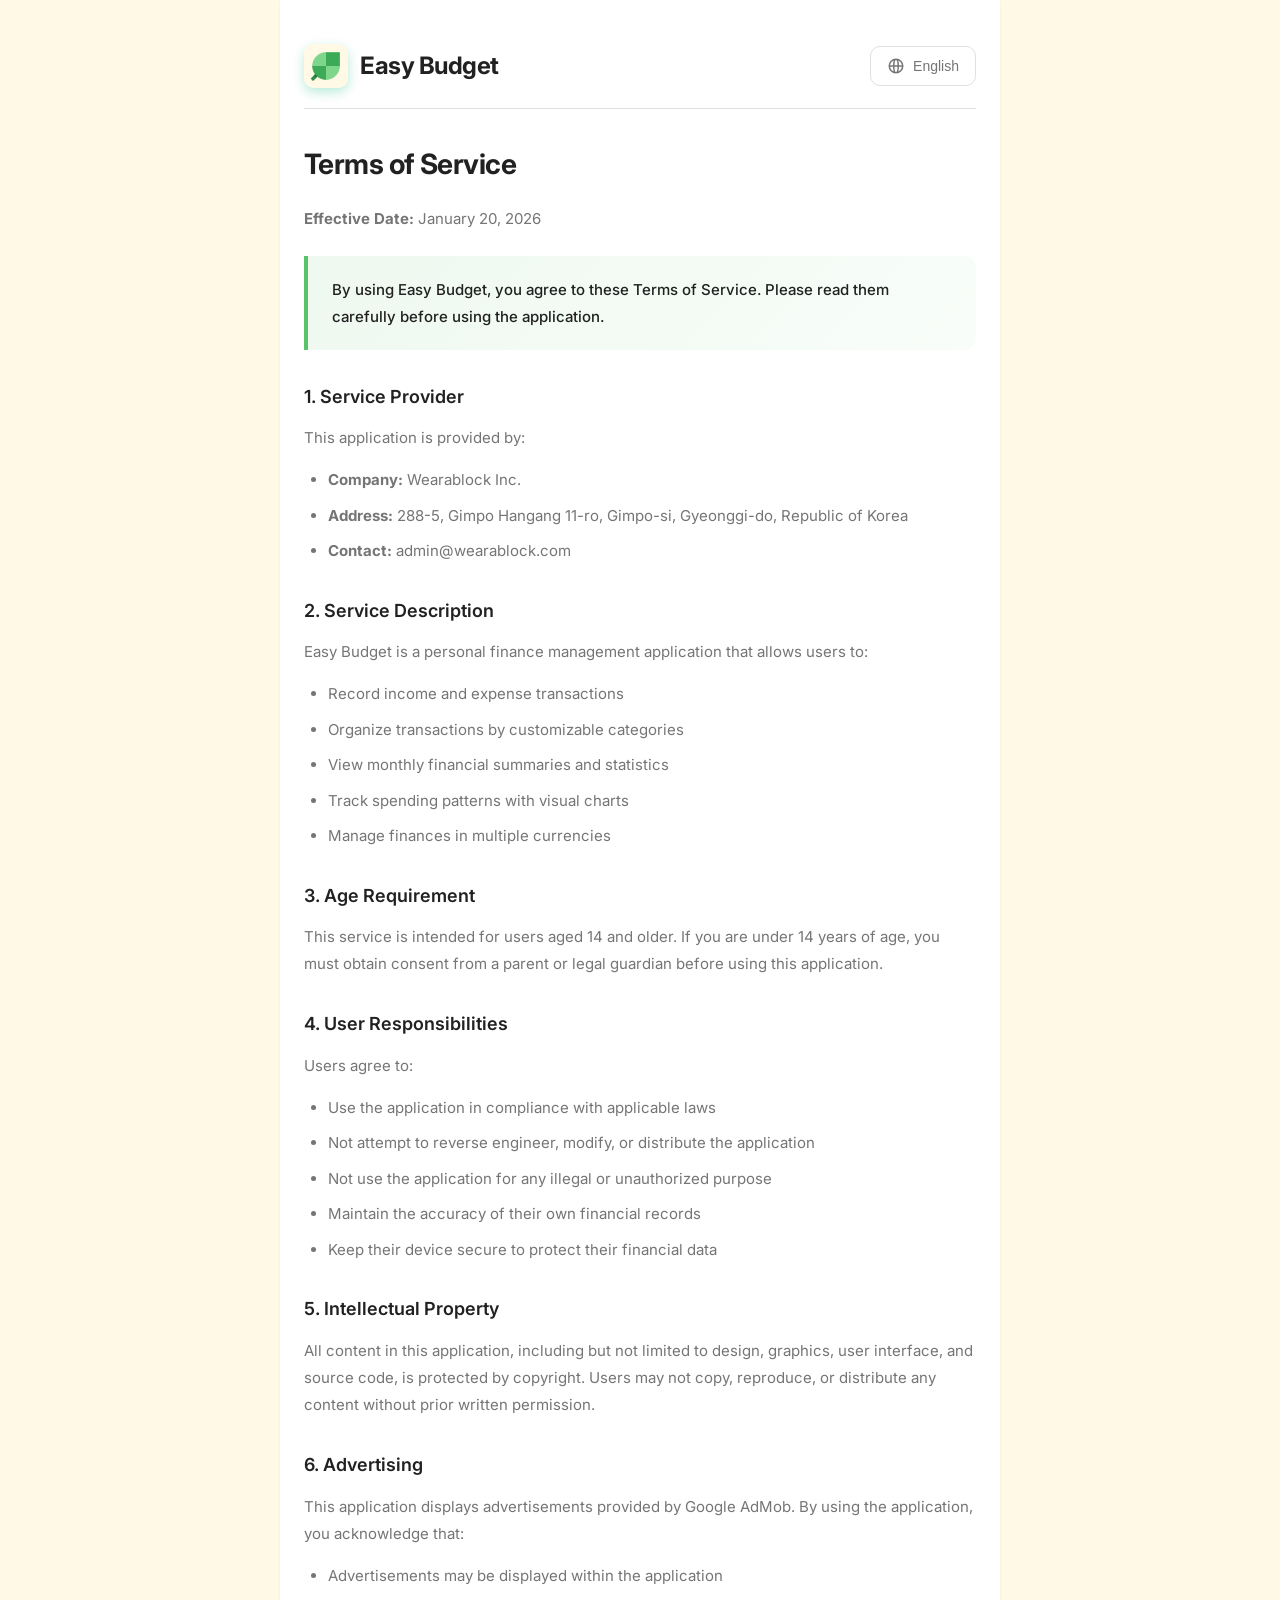
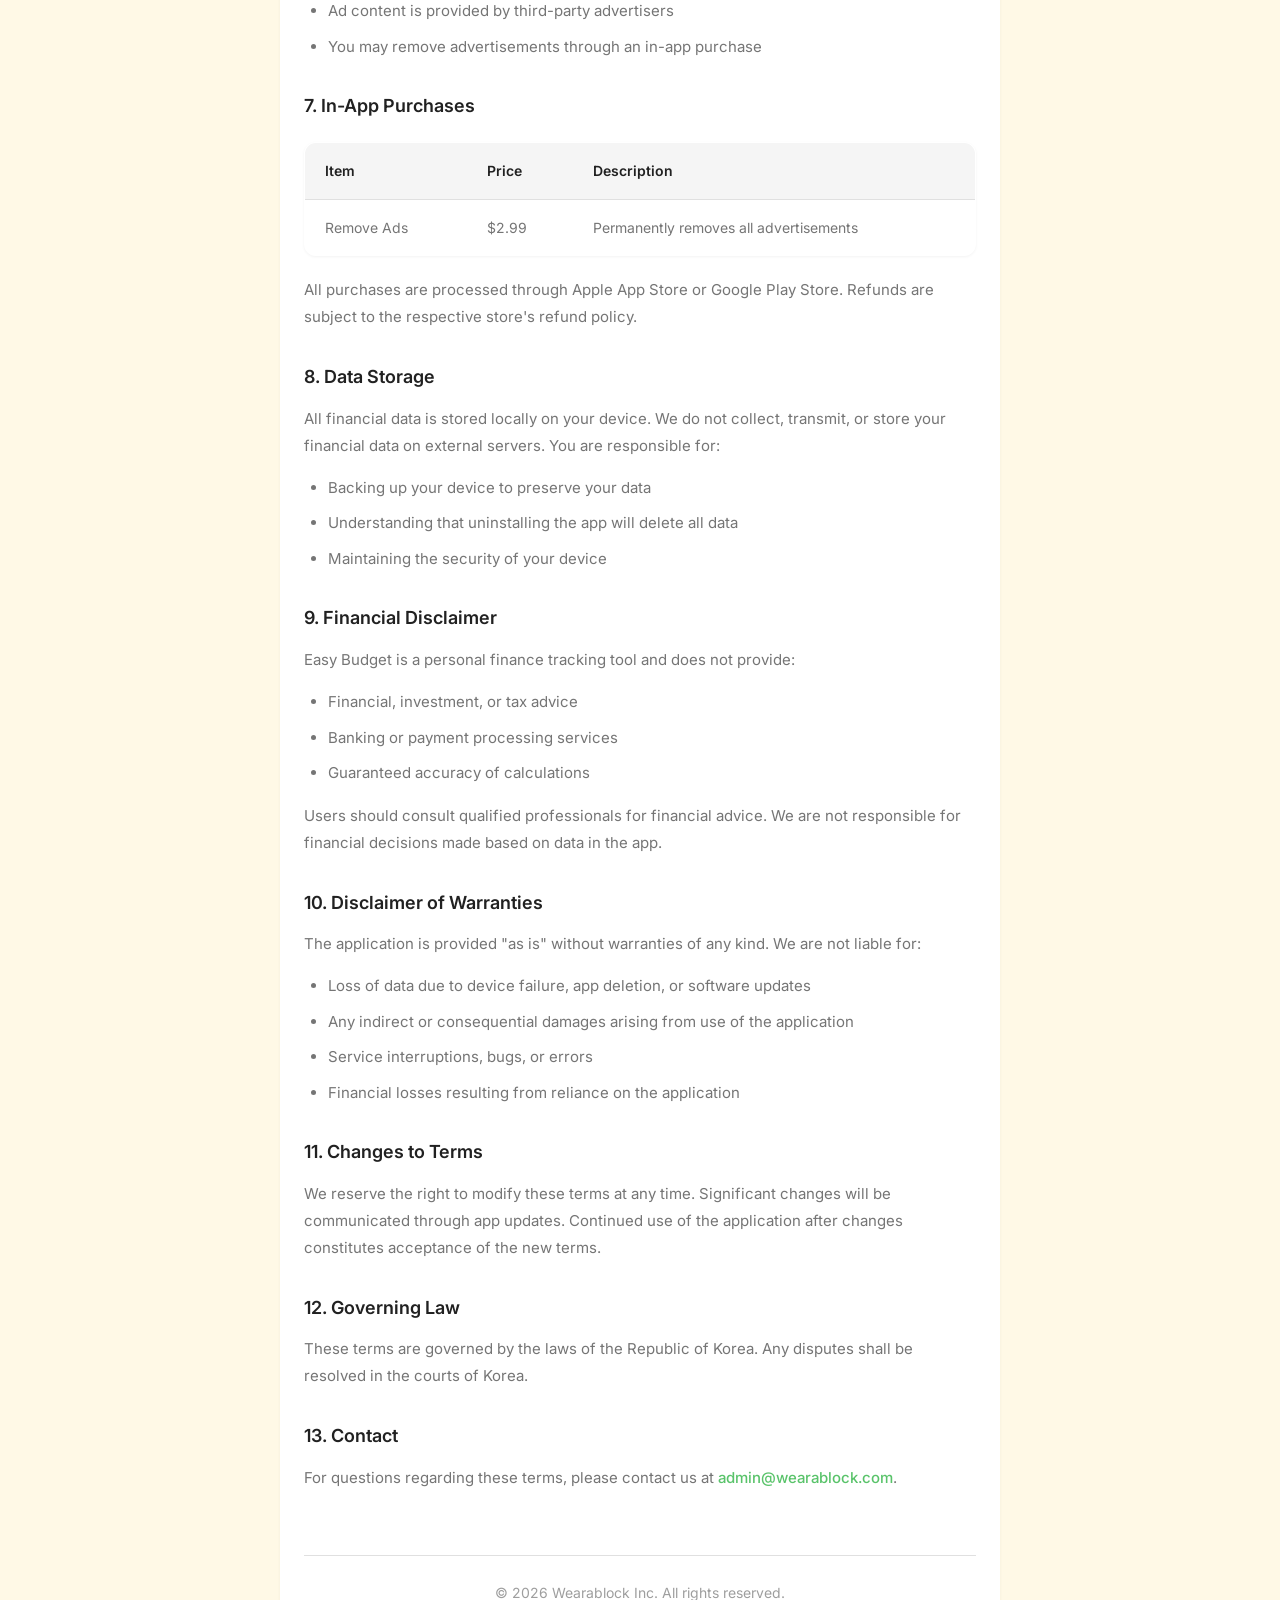
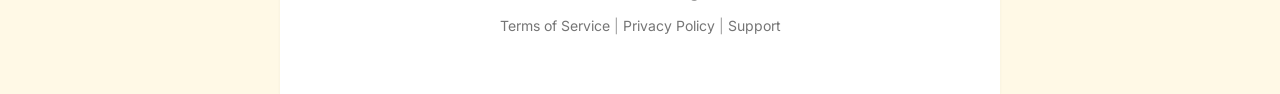
<file: docs/terms.html>
<!DOCTYPE html>
<html lang="en">
<head>
  <meta charset="UTF-8">
  <meta name="viewport" content="width=device-width, initial-scale=1.0">
  <title>Terms of Service - Easy Budget</title>
  <link rel="stylesheet" href="style.css">
</head>
<body>
  <div class="container">
    <header>
      <div class="logo">
        <div class="logo-icon">
          <img src="logo.png" alt="Easy Budget">
        </div>
        <h1>Easy Budget</h1>
      </div>
      <div class="lang-selector">
        <button class="lang-btn" onclick="toggleDropdown()">
          <svg xmlns="http://www.w3.org/2000/svg" fill="none" viewBox="0 0 24 24" stroke="currentColor">
            <path stroke-linecap="round" stroke-linejoin="round" stroke-width="2" d="M21 12a9 9 0 01-9 9m9-9a9 9 0 00-9-9m9 9H3m9 9a9 9 0 01-9-9m9 9c1.657 0 3-4.03 3-9s-1.343-9-3-9m0 18c-1.657 0-3-4.03-3-9s1.343-9 3-9m-9 9a9 9 0 019-9"/>
          </svg>
          <span id="currentLang">English</span>
        </button>
        <div class="lang-dropdown" id="langDropdown">
          <button class="lang-option active" onclick="switchLang('en')">English</button>
          <button class="lang-option" onclick="switchLang('ko')">한국어</button>
          <button class="lang-option" onclick="switchLang('ja')">日本語</button>
          <button class="lang-option" onclick="switchLang('zh')">简体中文</button>
          <button class="lang-option" onclick="switchLang('zh-TW')">繁體中文</button>
          <button class="lang-option" onclick="switchLang('de')">Deutsch</button>
          <button class="lang-option" onclick="switchLang('fr')">Français</button>
          <button class="lang-option" onclick="switchLang('es')">Español</button>
          <button class="lang-option" onclick="switchLang('pt')">Português</button>
          <button class="lang-option" onclick="switchLang('it')">Italiano</button>
          <button class="lang-option" onclick="switchLang('ru')">Русский</button>
          <button class="lang-option" onclick="switchLang('ar')">العربية</button>
          <button class="lang-option" onclick="switchLang('th')">ภาษาไทย</button>
          <button class="lang-option" onclick="switchLang('vi')">Tiếng Việt</button>
          <button class="lang-option" onclick="switchLang('id')">Bahasa Indonesia</button>
        </div>
      </div>
    </header>

    <!-- English Content -->
    <main id="content-en" class="content-section active">
      <h2>Terms of Service</h2>
      <p><strong>Effective Date:</strong> January 20, 2026</p>

      <div class="info-box">
        <p>By using Easy Budget, you agree to these Terms of Service. Please read them carefully before using the application.</p>
      </div>

      <h3>1. Service Provider</h3>
      <p>This application is provided by:</p>
      <ul>
        <li><strong>Company:</strong> Wearablock Inc.</li>
        <li><strong>Address:</strong> 288-5, Gimpo Hangang 11-ro, Gimpo-si, Gyeonggi-do, Republic of Korea</li>
        <li><strong>Contact:</strong> admin@wearablock.com</li>
      </ul>

      <h3>2. Service Description</h3>
      <p>Easy Budget is a personal finance management application that allows users to:</p>
      <ul>
        <li>Record income and expense transactions</li>
        <li>Organize transactions by customizable categories</li>
        <li>View monthly financial summaries and statistics</li>
        <li>Track spending patterns with visual charts</li>
        <li>Manage finances in multiple currencies</li>
      </ul>

      <h3>3. Age Requirement</h3>
      <p>This service is intended for users aged 14 and older. If you are under 14 years of age, you must obtain consent from a parent or legal guardian before using this application.</p>

      <h3>4. User Responsibilities</h3>
      <p>Users agree to:</p>
      <ul>
        <li>Use the application in compliance with applicable laws</li>
        <li>Not attempt to reverse engineer, modify, or distribute the application</li>
        <li>Not use the application for any illegal or unauthorized purpose</li>
        <li>Maintain the accuracy of their own financial records</li>
        <li>Keep their device secure to protect their financial data</li>
      </ul>

      <h3>5. Intellectual Property</h3>
      <p>All content in this application, including but not limited to design, graphics, user interface, and source code, is protected by copyright. Users may not copy, reproduce, or distribute any content without prior written permission.</p>

      <h3>6. Advertising</h3>
      <p>This application displays advertisements provided by Google AdMob. By using the application, you acknowledge that:</p>
      <ul>
        <li>Advertisements may be displayed within the application</li>
        <li>Ad content is provided by third-party advertisers</li>
        <li>You may remove advertisements through an in-app purchase</li>
      </ul>

      <h3>7. In-App Purchases</h3>
      <table>
        <tr>
          <th>Item</th>
          <th>Price</th>
          <th>Description</th>
        </tr>
        <tr>
          <td>Remove Ads</td>
          <td>$2.99</td>
          <td>Permanently removes all advertisements</td>
        </tr>
      </table>
      <p>All purchases are processed through Apple App Store or Google Play Store. Refunds are subject to the respective store's refund policy.</p>

      <h3>8. Data Storage</h3>
      <p>All financial data is stored locally on your device. We do not collect, transmit, or store your financial data on external servers. You are responsible for:</p>
      <ul>
        <li>Backing up your device to preserve your data</li>
        <li>Understanding that uninstalling the app will delete all data</li>
        <li>Maintaining the security of your device</li>
      </ul>

      <h3>9. Financial Disclaimer</h3>
      <p>Easy Budget is a personal finance tracking tool and does not provide:</p>
      <ul>
        <li>Financial, investment, or tax advice</li>
        <li>Banking or payment processing services</li>
        <li>Guaranteed accuracy of calculations</li>
      </ul>
      <p>Users should consult qualified professionals for financial advice. We are not responsible for financial decisions made based on data in the app.</p>

      <h3>10. Disclaimer of Warranties</h3>
      <p>The application is provided "as is" without warranties of any kind. We are not liable for:</p>
      <ul>
        <li>Loss of data due to device failure, app deletion, or software updates</li>
        <li>Any indirect or consequential damages arising from use of the application</li>
        <li>Service interruptions, bugs, or errors</li>
        <li>Financial losses resulting from reliance on the application</li>
      </ul>

      <h3>11. Changes to Terms</h3>
      <p>We reserve the right to modify these terms at any time. Significant changes will be communicated through app updates. Continued use of the application after changes constitutes acceptance of the new terms.</p>

      <h3>12. Governing Law</h3>
      <p>These terms are governed by the laws of the Republic of Korea. Any disputes shall be resolved in the courts of Korea.</p>

      <h3>13. Contact</h3>
      <p>For questions regarding these terms, please contact us at <a href="mailto:admin@wearablock.com">admin@wearablock.com</a>.</p>
    </main>

    <!-- Korean Content -->
    <main id="content-ko" class="content-section">
      <h2>이용약관</h2>
      <p><strong>시행일:</strong> 2026년 1월 20일</p>

      <div class="info-box">
        <p>Easy Budget을 사용함으로써 본 이용약관에 동의하게 됩니다. 애플리케이션 사용 전에 주의 깊게 읽어주시기 바랍니다.</p>
      </div>

      <h3>제1조 (서비스 제공자)</h3>
      <p>본 애플리케이션은 아래 사업자가 제공합니다:</p>
      <ul>
        <li><strong>상호:</strong> 주식회사 위어러블록</li>
        <li><strong>주소:</strong> 경기도 김포시 김포한강11로 288-5</li>
        <li><strong>연락처:</strong> admin@wearablock.com</li>
      </ul>

      <h3>제2조 (서비스 내용)</h3>
      <p>Easy Budget은 다음 기능을 제공하는 개인 재무 관리 애플리케이션입니다:</p>
      <ul>
        <li>수입 및 지출 거래 기록</li>
        <li>사용자 정의 카테고리별 거래 정리</li>
        <li>월별 재무 요약 및 통계 조회</li>
        <li>시각적 차트를 통한 지출 패턴 추적</li>
        <li>다양한 통화로 재무 관리</li>
      </ul>

      <h3>제3조 (이용 연령)</h3>
      <p>본 서비스는 만 14세 이상 사용자를 대상으로 합니다. 만 14세 미만인 경우, 부모님 또는 법정대리인의 동의를 받은 후 본 애플리케이션을 사용해야 합니다.</p>

      <h3>제4조 (이용자의 의무)</h3>
      <p>이용자는 다음 사항을 준수해야 합니다:</p>
      <ul>
        <li>관련 법령을 준수하여 애플리케이션 사용</li>
        <li>애플리케이션의 역설계, 수정, 배포 금지</li>
        <li>불법적이거나 허가되지 않은 목적으로 사용 금지</li>
        <li>본인의 재무 기록 정확성 유지</li>
        <li>재무 데이터 보호를 위한 기기 보안 유지</li>
      </ul>

      <h3>제5조 (지적재산권)</h3>
      <p>본 애플리케이션의 모든 콘텐츠(디자인, 그래픽, 사용자 인터페이스, 소스 코드 등)는 저작권법에 의해 보호됩니다. 사전 서면 동의 없이 콘텐츠를 복사, 복제 또는 배포할 수 없습니다.</p>

      <h3>제6조 (광고)</h3>
      <p>본 애플리케이션은 Google AdMob을 통해 광고를 표시합니다. 애플리케이션 사용 시 다음 사항에 동의하게 됩니다:</p>
      <ul>
        <li>애플리케이션 내 광고가 표시될 수 있음</li>
        <li>광고 콘텐츠는 제3자 광고주가 제공함</li>
        <li>인앱 결제를 통해 광고를 제거할 수 있음</li>
      </ul>

      <h3>제7조 (인앱 결제)</h3>
      <table>
        <tr>
          <th>항목</th>
          <th>가격</th>
          <th>설명</th>
        </tr>
        <tr>
          <td>광고 제거</td>
          <td>₩3,900</td>
          <td>모든 광고를 영구적으로 제거</td>
        </tr>
      </table>
      <p>모든 결제는 Apple App Store 또는 Google Play Store를 통해 처리됩니다. 환불은 각 스토어의 환불 정책에 따릅니다.</p>

      <h3>제8조 (데이터 저장)</h3>
      <p>모든 재무 데이터는 사용자의 기기에 로컬로 저장됩니다. 당사는 사용자의 재무 데이터를 수집, 전송 또는 외부 서버에 저장하지 않습니다. 사용자는 다음에 대해 책임을 집니다:</p>
      <ul>
        <li>데이터 보존을 위한 기기 백업</li>
        <li>앱 삭제 시 모든 데이터가 삭제됨을 인지</li>
        <li>기기 보안 유지</li>
      </ul>

      <h3>제9조 (재무 관련 면책조항)</h3>
      <p>Easy Budget은 개인 재무 추적 도구이며 다음을 제공하지 않습니다:</p>
      <ul>
        <li>재무, 투자 또는 세무 조언</li>
        <li>은행 또는 결제 처리 서비스</li>
        <li>계산의 정확성 보장</li>
      </ul>
      <p>재무 조언이 필요한 경우 자격을 갖춘 전문가와 상담하시기 바랍니다. 앱의 데이터를 기반으로 한 재무 결정에 대해 당사는 책임지지 않습니다.</p>

      <h3>제10조 (보증의 부인)</h3>
      <p>애플리케이션은 "있는 그대로" 제공되며 어떠한 종류의 보증도 하지 않습니다. 당사는 다음에 대해 책임지지 않습니다:</p>
      <ul>
        <li>기기 고장, 앱 삭제 또는 소프트웨어 업데이트로 인한 데이터 손실</li>
        <li>애플리케이션 사용으로 인한 간접적 또는 결과적 손해</li>
        <li>서비스 중단, 버그 또는 오류</li>
        <li>애플리케이션에 대한 의존으로 인한 재정적 손실</li>
      </ul>

      <h3>제11조 (약관 변경)</h3>
      <p>당사는 언제든지 본 약관을 수정할 권리를 보유합니다. 중요한 변경 사항은 앱 업데이트를 통해 공지됩니다. 변경 후에도 계속 애플리케이션을 사용하면 새로운 약관에 동의한 것으로 간주됩니다.</p>

      <h3>제12조 (준거법)</h3>
      <p>본 약관은 대한민국 법률의 적용을 받습니다. 분쟁 발생 시 대한민국 법원에서 해결합니다.</p>

      <h3>제13조 (문의)</h3>
      <p>본 약관에 관한 문의사항은 <a href="mailto:admin@wearablock.com">admin@wearablock.com</a>으로 연락해 주시기 바랍니다.</p>
    </main>

    <!-- Japanese Content -->
    <main id="content-ja" class="content-section">
      <h2>利用規約</h2>
      <p><strong>施行日:</strong> 2026年1月20日</p>

      <div class="info-box">
        <p>Easy Budgetをご利用いただくことで、本利用規約に同意したものとみなされます。アプリケーションをご利用になる前に、よくお読みください。</p>
      </div>

      <h3>第1条（サービス提供者）</h3>
      <p>本アプリケーションは以下の事業者が提供します：</p>
      <ul>
        <li><strong>会社名:</strong> Wearablock Inc.</li>
        <li><strong>住所:</strong> 大韓民国 京畿道 金浦市 金浦漢江11路 288-5</li>
        <li><strong>連絡先:</strong> admin@wearablock.com</li>
      </ul>

      <h3>第2条（サービス内容）</h3>
      <p>Easy Budgetは、以下の機能を提供する個人財務管理アプリケーションです：</p>
      <ul>
        <li>収入および支出取引の記録</li>
        <li>カスタマイズ可能なカテゴリ別の取引整理</li>
        <li>月別財務サマリーと統計の閲覧</li>
        <li>ビジュアルチャートによる支出パターンの追跡</li>
        <li>複数通貨での財務管理</li>
      </ul>

      <h3>第3条（利用年齢）</h3>
      <p>本サービスは14歳以上のユーザーを対象としています。14歳未満の方は、保護者または法定代理人の同意を得た上で本アプリケーションをご利用ください。</p>

      <h3>第4条（ユーザーの義務）</h3>
      <p>ユーザーは以下の事項を遵守することに同意するものとします：</p>
      <ul>
        <li>適用される法令を遵守してアプリケーションを使用すること</li>
        <li>アプリケーションのリバースエンジニアリング、改変、配布を行わないこと</li>
        <li>違法または許可されていない目的でアプリケーションを使用しないこと</li>
        <li>自身の財務記録の正確性を維持すること</li>
        <li>財務データを保護するためにデバイスのセキュリティを維持すること</li>
      </ul>

      <h3>第5条（知的財産権）</h3>
      <p>本アプリケーションのすべてのコンテンツ（デザイン、グラフィック、ユーザーインターフェース、ソースコードを含むがこれらに限定されない）は著作権により保護されています。事前の書面による許可なく、コンテンツをコピー、複製、または配布することはできません。</p>

      <h3>第6条（広告）</h3>
      <p>本アプリケーションはGoogle AdMobを通じて広告を表示します。アプリケーションを使用することにより、以下の事項に同意するものとします：</p>
      <ul>
        <li>アプリケーション内に広告が表示される場合があること</li>
        <li>広告コンテンツは第三者の広告主が提供すること</li>
        <li>アプリ内課金により広告を削除できること</li>
      </ul>

      <h3>第7条（アプリ内課金）</h3>
      <table>
        <tr>
          <th>項目</th>
          <th>価格</th>
          <th>説明</th>
        </tr>
        <tr>
          <td>広告削除</td>
          <td>¥480</td>
          <td>すべての広告を永久に削除</td>
        </tr>
      </table>
      <p>すべての購入はApple App StoreまたはGoogle Play Storeを通じて処理されます。払い戻しは各ストアの払い戻しポリシーに従います。</p>

      <h3>第8条（データ保存）</h3>
      <p>すべての財務データはお使いのデバイスにローカルで保存されます。当社はお客様の財務データを収集、送信、または外部サーバーに保存することはありません。お客様は以下について責任を負います：</p>
      <ul>
        <li>データを保存するためのデバイスのバックアップ</li>
        <li>アプリをアンインストールするとすべてのデータが削除されることの理解</li>
        <li>デバイスのセキュリティの維持</li>
      </ul>

      <h3>第9条（財務に関する免責事項）</h3>
      <p>Easy Budgetは個人の財務追跡ツールであり、以下を提供するものではありません：</p>
      <ul>
        <li>財務、投資、または税務に関するアドバイス</li>
        <li>銀行または決済処理サービス</li>
        <li>計算の正確性の保証</li>
      </ul>
      <p>財務に関するアドバイスが必要な場合は、資格を持つ専門家にご相談ください。アプリ内のデータに基づいて行われた財務上の決定について、当社は責任を負いません。</p>

      <h3>第10条（保証の否認）</h3>
      <p>本アプリケーションは「現状のまま」提供され、いかなる種類の保証もありません。当社は以下について責任を負いません：</p>
      <ul>
        <li>デバイスの故障、アプリの削除、またはソフトウェアの更新によるデータの損失</li>
        <li>アプリケーションの使用に起因する間接的または結果的な損害</li>
        <li>サービスの中断、バグ、またはエラー</li>
        <li>アプリケーションへの依存に起因する経済的損失</li>
      </ul>

      <h3>第11条（規約の変更）</h3>
      <p>当社はいつでも本規約を変更する権利を留保します。重要な変更はアプリの更新を通じてお知らせします。変更後もアプリケーションを継続して使用することは、新しい規約への同意とみなされます。</p>

      <h3>第12条（準拠法）</h3>
      <p>本規約は大韓民国の法律に準拠します。紛争が発生した場合は、韓国の裁判所で解決されるものとします。</p>

      <h3>第13条（お問い合わせ）</h3>
      <p>本規約に関するご質問は、<a href="mailto:admin@wearablock.com">admin@wearablock.com</a>までお問い合わせください。</p>
    </main>

    <!-- Chinese (Simplified) Content -->
    <main id="content-zh" class="content-section">
      <h2>服务条款</h2>
      <p><strong>生效日期：</strong>2026年1月20日</p>

      <div class="info-box">
        <p>使用Easy Budget即表示您同意本服务条款。请在使用应用程序之前仔细阅读。</p>
      </div>

      <h3>第1条 服务提供商</h3>
      <p>本应用程序由以下公司提供：</p>
      <ul>
        <li><strong>公司名称：</strong>Wearablock Inc.</li>
        <li><strong>地址：</strong>大韩民国 京畿道 金浦市 金浦汉江11路 288-5</li>
        <li><strong>联系方式：</strong>admin@wearablock.com</li>
      </ul>

      <h3>第2条 服务说明</h3>
      <p>Easy Budget是一款个人财务管理应用程序，允许用户：</p>
      <ul>
        <li>记录收入和支出交易</li>
        <li>按可自定义的类别整理交易</li>
        <li>查看月度财务摘要和统计数据</li>
        <li>通过可视化图表跟踪支出模式</li>
        <li>使用多种货币管理财务</li>
      </ul>

      <h3>第3条 年龄要求</h3>
      <p>本服务面向14岁及以上的用户。如果您未满14岁，必须在使用本应用程序之前获得父母或法定监护人的同意。</p>

      <h3>第4条 用户责任</h3>
      <p>用户同意：</p>
      <ul>
        <li>遵守适用法律使用应用程序</li>
        <li>不得尝试逆向工程、修改或分发应用程序</li>
        <li>不得将应用程序用于任何非法或未经授权的目的</li>
        <li>保持自己财务记录的准确性</li>
        <li>保护设备安全以保护财务数据</li>
      </ul>

      <h3>第5条 知识产权</h3>
      <p>本应用程序中的所有内容，包括但不限于设计、图形、用户界面和源代码，均受版权保护。未经事先书面许可，用户不得复制、复制或分发任何内容。</p>

      <h3>第6条 广告</h3>
      <p>本应用程序通过Google AdMob显示广告。使用应用程序即表示您承认：</p>
      <ul>
        <li>应用程序内可能会显示广告</li>
        <li>广告内容由第三方广告商提供</li>
        <li>您可以通过应用内购买移除广告</li>
      </ul>

      <h3>第7条 应用内购买</h3>
      <table>
        <tr>
          <th>项目</th>
          <th>价格</th>
          <th>说明</th>
        </tr>
        <tr>
          <td>移除广告</td>
          <td>¥18</td>
          <td>永久移除所有广告</td>
        </tr>
      </table>
      <p>所有购买均通过Apple App Store或Google Play Store处理。退款须遵循相应商店的退款政策。</p>

      <h3>第8条 数据存储</h3>
      <p>所有财务数据都存储在您的设备本地。我们不会收集、传输或将您的财务数据存储在外部服务器上。您负责：</p>
      <ul>
        <li>备份设备以保存数据</li>
        <li>了解卸载应用程序将删除所有数据</li>
        <li>维护设备的安全</li>
      </ul>

      <h3>第9条 财务免责声明</h3>
      <p>Easy Budget是一款个人财务跟踪工具，不提供：</p>
      <ul>
        <li>财务、投资或税务建议</li>
        <li>银行或支付处理服务</li>
        <li>计算准确性的保证</li>
      </ul>
      <p>用户如需财务建议，应咨询合格的专业人士。对于基于应用程序中数据做出的财务决定，我们不承担责任。</p>

      <h3>第10条 保证免责声明</h3>
      <p>应用程序按"现状"提供，不提供任何形式的保证。我们不对以下情况负责：</p>
      <ul>
        <li>因设备故障、应用删除或软件更新导致的数据丢失</li>
        <li>因使用应用程序而产生的任何间接或后果性损害</li>
        <li>服务中断、错误或故障</li>
        <li>因依赖应用程序而造成的经济损失</li>
      </ul>

      <h3>第11条 条款变更</h3>
      <p>我们保留随时修改这些条款的权利。重大变更将通过应用更新通知。变更后继续使用应用程序即表示接受新条款。</p>

      <h3>第12条 适用法律</h3>
      <p>本条款受大韩民国法律管辖。任何争议应在韩国法院解决。</p>

      <h3>第13条 联系方式</h3>
      <p>如对本条款有任何疑问，请通过<a href="mailto:admin@wearablock.com">admin@wearablock.com</a>联系我们。</p>
    </main>

    <!-- Chinese (Traditional) Content -->
    <main id="content-zh-TW" class="content-section">
      <h2>服務條款</h2>
      <p><strong>生效日期：</strong>2026年1月20日</p>

      <div class="info-box">
        <p>使用Easy Budget即表示您同意本服務條款。請在使用應用程式之前仔細閱讀。</p>
      </div>

      <h3>第1條 服務提供商</h3>
      <p>本應用程式由以下公司提供：</p>
      <ul>
        <li><strong>公司名稱：</strong>Wearablock Inc.</li>
        <li><strong>地址：</strong>大韓民國 京畿道 金浦市 金浦漢江11路 288-5</li>
        <li><strong>聯絡方式：</strong>admin@wearablock.com</li>
      </ul>

      <h3>第2條 服務說明</h3>
      <p>Easy Budget是一款個人財務管理應用程式，允許使用者：</p>
      <ul>
        <li>記錄收入和支出交易</li>
        <li>按可自訂的類別整理交易</li>
        <li>檢視月度財務摘要和統計資料</li>
        <li>透過視覺化圖表追蹤支出模式</li>
        <li>使用多種貨幣管理財務</li>
      </ul>

      <h3>第3條 年齡要求</h3>
      <p>本服務面向14歲及以上的使用者。如果您未滿14歲，必須在使用本應用程式之前獲得父母或法定監護人的同意。</p>

      <h3>第4條 使用者責任</h3>
      <p>使用者同意：</p>
      <ul>
        <li>遵守適用法律使用應用程式</li>
        <li>不得嘗試逆向工程、修改或散布應用程式</li>
        <li>不得將應用程式用於任何非法或未經授權的目的</li>
        <li>保持自己財務記錄的準確性</li>
        <li>保護裝置安全以保護財務資料</li>
      </ul>

      <h3>第5條 智慧財產權</h3>
      <p>本應用程式中的所有內容，包括但不限於設計、圖形、使用者介面和原始碼，均受著作權保護。未經事先書面許可，使用者不得複製、重製或散布任何內容。</p>

      <h3>第6條 廣告</h3>
      <p>本應用程式透過Google AdMob顯示廣告。使用應用程式即表示您承認：</p>
      <ul>
        <li>應用程式內可能會顯示廣告</li>
        <li>廣告內容由第三方廣告商提供</li>
        <li>您可以透過應用程式內購買移除廣告</li>
      </ul>

      <h3>第7條 應用程式內購買</h3>
      <table>
        <tr>
          <th>項目</th>
          <th>價格</th>
          <th>說明</th>
        </tr>
        <tr>
          <td>移除廣告</td>
          <td>NT$90</td>
          <td>永久移除所有廣告</td>
        </tr>
      </table>
      <p>所有購買均透過Apple App Store或Google Play Store處理。退款須遵循相應商店的退款政策。</p>

      <h3>第8條 資料儲存</h3>
      <p>所有財務資料都儲存在您的裝置本機。我們不會收集、傳輸或將您的財務資料儲存在外部伺服器上。您負責：</p>
      <ul>
        <li>備份裝置以儲存資料</li>
        <li>了解解除安裝應用程式將刪除所有資料</li>
        <li>維護裝置的安全</li>
      </ul>

      <h3>第9條 財務免責聲明</h3>
      <p>Easy Budget是一款個人財務追蹤工具，不提供：</p>
      <ul>
        <li>財務、投資或稅務建議</li>
        <li>銀行或付款處理服務</li>
        <li>計算準確性的保證</li>
      </ul>
      <p>使用者如需財務建議，應諮詢合格的專業人士。對於基於應用程式中資料做出的財務決定，我們不承擔責任。</p>

      <h3>第10條 保證免責聲明</h3>
      <p>應用程式按「現狀」提供，不提供任何形式的保證。我們不對以下情況負責：</p>
      <ul>
        <li>因裝置故障、應用程式刪除或軟體更新導致的資料遺失</li>
        <li>因使用應用程式而產生的任何間接或後果性損害</li>
        <li>服務中斷、錯誤或故障</li>
        <li>因依賴應用程式而造成的經濟損失</li>
      </ul>

      <h3>第11條 條款變更</h3>
      <p>我們保留隨時修改這些條款的權利。重大變更將透過應用程式更新通知。變更後繼續使用應用程式即表示接受新條款。</p>

      <h3>第12條 適用法律</h3>
      <p>本條款受大韓民國法律管轄。任何爭議應在韓國法院解決。</p>

      <h3>第13條 聯絡方式</h3>
      <p>如對本條款有任何疑問，請透過<a href="mailto:admin@wearablock.com">admin@wearablock.com</a>聯絡我們。</p>
    </main>

    <!-- German Content -->
    <main id="content-de" class="content-section">
      <h2>Nutzungsbedingungen</h2>
      <p><strong>Gültig ab:</strong> 20. Januar 2026</p>

      <div class="info-box">
        <p>Durch die Nutzung von Easy Budget stimmen Sie diesen Nutzungsbedingungen zu. Bitte lesen Sie diese sorgfältig durch, bevor Sie die Anwendung nutzen.</p>
      </div>

      <h3>1. Dienstanbieter</h3>
      <p>Diese Anwendung wird bereitgestellt von:</p>
      <ul>
        <li><strong>Unternehmen:</strong> Wearablock Inc.</li>
        <li><strong>Adresse:</strong> 288-5, Gimpo Hangang 11-ro, Gimpo-si, Gyeonggi-do, Republik Korea</li>
        <li><strong>Kontakt:</strong> admin@wearablock.com</li>
      </ul>

      <h3>2. Dienstbeschreibung</h3>
      <p>Easy Budget ist eine Anwendung zur persönlichen Finanzverwaltung, die Benutzern ermöglicht:</p>
      <ul>
        <li>Einnahmen und Ausgaben zu erfassen</li>
        <li>Transaktionen nach anpassbaren Kategorien zu organisieren</li>
        <li>Monatliche Finanzübersichten und Statistiken anzuzeigen</li>
        <li>Ausgabenmuster mit visuellen Diagrammen zu verfolgen</li>
        <li>Finanzen in mehreren Währungen zu verwalten</li>
      </ul>

      <h3>3. Altersanforderung</h3>
      <p>Dieser Dienst ist für Benutzer ab 14 Jahren bestimmt. Wenn Sie unter 14 Jahre alt sind, müssen Sie vor der Nutzung dieser Anwendung die Zustimmung eines Elternteils oder Erziehungsberechtigten einholen.</p>

      <h3>4. Benutzerverantwortung</h3>
      <p>Benutzer verpflichten sich:</p>
      <ul>
        <li>Die Anwendung in Übereinstimmung mit geltendem Recht zu nutzen</li>
        <li>Nicht zu versuchen, die Anwendung zurückzuentwickeln, zu modifizieren oder zu verbreiten</li>
        <li>Die Anwendung nicht für illegale oder unbefugte Zwecke zu nutzen</li>
        <li>Die Genauigkeit ihrer eigenen Finanzaufzeichnungen zu gewährleisten</li>
        <li>Ihr Gerät zu sichern, um ihre Finanzdaten zu schützen</li>
      </ul>

      <h3>5. Geistiges Eigentum</h3>
      <p>Alle Inhalte dieser Anwendung, einschließlich Design, Grafiken, Benutzeroberfläche und Quellcode, sind urheberrechtlich geschützt. Benutzer dürfen keine Inhalte ohne vorherige schriftliche Genehmigung kopieren, reproduzieren oder verbreiten.</p>

      <h3>6. Werbung</h3>
      <p>Diese Anwendung zeigt Werbung an, die von Google AdMob bereitgestellt wird. Durch die Nutzung der Anwendung bestätigen Sie, dass:</p>
      <ul>
        <li>Werbung innerhalb der Anwendung angezeigt werden kann</li>
        <li>Werbeinhalte von Drittanbietern stammen</li>
        <li>Sie Werbung durch einen In-App-Kauf entfernen können</li>
      </ul>

      <h3>7. In-App-Käufe</h3>
      <table>
        <tr>
          <th>Artikel</th>
          <th>Preis</th>
          <th>Beschreibung</th>
        </tr>
        <tr>
          <td>Werbung entfernen</td>
          <td>2,99 €</td>
          <td>Entfernt dauerhaft alle Werbung</td>
        </tr>
      </table>
      <p>Alle Käufe erfolgen über den App Store (iOS) oder Google Play Store (Android) und unterliegen deren jeweiligen Rückgaberichtlinien.</p>

      <h3>8. Datenspeicherung</h3>
      <p>Alle Ihre Finanzdaten werden lokal auf Ihrem Gerät gespeichert. Wir sammeln, übertragen oder speichern Ihre persönlichen Finanzdaten nicht auf unseren Servern. Einzelheiten entnehmen Sie bitte unserer Datenschutzrichtlinie.</p>

      <h3>9. Haftungsbeschränkung</h3>
      <p>Diese Anwendung wird „wie besehen" ohne jegliche ausdrückliche oder stillschweigende Garantie bereitgestellt. Wir garantieren nicht, dass die Anwendung:</p>
      <ul>
        <li>Fehlerfrei oder ununterbrochen verfügbar sein wird</li>
        <li>Alle Ihre spezifischen Anforderungen erfüllt</li>
        <li>Mit anderen Software- oder Hardwarekonfigurationen kompatibel ist</li>
      </ul>
      <p>Sie sind allein für alle Finanzentscheidungen verantwortlich, die auf Informationen dieser Anwendung basieren.</p>

      <h3>10. Änderungen der Bedingungen</h3>
      <p>Wir können diese Nutzungsbedingungen jederzeit aktualisieren. Änderungen werden durch Aktualisierung des Datums „Gültig ab" am Anfang dieses Dokuments wirksam. Bei wesentlichen Änderungen werden wir Sie über App-Update-Benachrichtigungen informieren.</p>

      <h3>11. Kündigung</h3>
      <p>Sie können die Nutzung dieses Dienstes jederzeit beenden, indem Sie die Anwendung von Ihrem Gerät deinstallieren. Beim Deinstallieren werden alle lokal gespeicherten Daten gelöscht.</p>

      <h3>12. Anwendbares Recht</h3>
      <p>Diese Bedingungen unterliegen den Gesetzen der Republik Korea. Alle Streitigkeiten werden dem zuständigen Gericht in Korea vorgelegt.</p>

      <h3>13. Kontakt</h3>
      <p>Bei Fragen zu diesen Bedingungen kontaktieren Sie uns bitte unter <a href="mailto:admin@wearablock.com">admin@wearablock.com</a>.</p>
    </main>

    <!-- French Content -->
    <main id="content-fr" class="content-section">
      <h2>Conditions d'utilisation</h2>
      <p><strong>Date d'effet :</strong> 20 janvier 2026</p>

      <div class="info-box">
        <p>En utilisant Easy Budget, vous acceptez ces Conditions d'utilisation. Veuillez les lire attentivement avant d'utiliser l'application.</p>
      </div>

      <h3>1. Fournisseur de services</h3>
      <p>Cette application est fournie par :</p>
      <ul>
        <li><strong>Société :</strong> Wearablock Inc.</li>
        <li><strong>Adresse :</strong> 288-5, Gimpo Hangang 11-ro, Gimpo-si, Gyeonggi-do, République de Corée</li>
        <li><strong>Contact :</strong> admin@wearablock.com</li>
      </ul>

      <h3>2. Description du service</h3>
      <p>Easy Budget est une application de gestion des finances personnelles qui permet aux utilisateurs de :</p>
      <ul>
        <li>Enregistrer les transactions de revenus et de dépenses</li>
        <li>Organiser les transactions par catégories personnalisables</li>
        <li>Consulter les résumés financiers mensuels et les statistiques</li>
        <li>Suivre les habitudes de dépenses avec des graphiques visuels</li>
        <li>Gérer les finances dans plusieurs devises</li>
      </ul>

      <h3>3. Condition d'âge</h3>
      <p>Ce service est destiné aux utilisateurs de 14 ans et plus. Si vous avez moins de 14 ans, vous devez obtenir le consentement d'un parent ou tuteur légal avant d'utiliser cette application.</p>

      <h3>4. Responsabilités de l'utilisateur</h3>
      <p>Les utilisateurs s'engagent à :</p>
      <ul>
        <li>Utiliser l'application conformément aux lois applicables</li>
        <li>Ne pas tenter de désosser, modifier ou distribuer l'application</li>
        <li>Ne pas utiliser l'application à des fins illégales ou non autorisées</li>
        <li>Maintenir l'exactitude de leurs propres dossiers financiers</li>
        <li>Sécuriser leur appareil pour protéger leurs données financières</li>
      </ul>

      <h3>5. Propriété intellectuelle</h3>
      <p>Tout le contenu de cette application, y compris le design, les graphiques, l'interface utilisateur et le code source, est protégé par le droit d'auteur. Les utilisateurs ne peuvent pas copier, reproduire ou distribuer le contenu sans autorisation écrite préalable.</p>

      <h3>6. Publicité</h3>
      <p>Cette application affiche des publicités fournies par Google AdMob. En utilisant l'application, vous reconnaissez que :</p>
      <ul>
        <li>Des publicités peuvent être affichées dans l'application</li>
        <li>Le contenu publicitaire provient d'annonceurs tiers</li>
        <li>Vous pouvez supprimer les publicités via un achat intégré</li>
      </ul>

      <h3>7. Achats intégrés</h3>
      <table>
        <tr>
          <th>Article</th>
          <th>Prix</th>
          <th>Description</th>
        </tr>
        <tr>
          <td>Supprimer les publicités</td>
          <td>2,99 €</td>
          <td>Supprime définitivement toutes les publicités</td>
        </tr>
      </table>
      <p>Tous les achats sont effectués via l'App Store (iOS) ou le Google Play Store (Android) et sont soumis à leurs politiques de remboursement respectives.</p>

      <h3>8. Stockage des données</h3>
      <p>Toutes vos données financières sont stockées localement sur votre appareil. Nous ne collectons, ne transmettons ni ne stockons vos données financières personnelles sur nos serveurs. Veuillez consulter notre Politique de confidentialité pour plus de détails.</p>

      <h3>9. Limitation de responsabilité</h3>
      <p>Cette application est fournie « en l'état » sans garantie d'aucune sorte, expresse ou implicite. Nous ne garantissons pas que l'application :</p>
      <ul>
        <li>Sera exempte d'erreurs ou disponible sans interruption</li>
        <li>Répondra à toutes vos exigences spécifiques</li>
        <li>Sera compatible avec d'autres configurations logicielles ou matérielles</li>
      </ul>
      <p>Vous êtes seul responsable de toute décision financière basée sur les informations de cette application.</p>

      <h3>10. Modifications des conditions</h3>
      <p>Nous pouvons mettre à jour ces Conditions d'utilisation à tout moment. Les modifications prendront effet lors de la mise à jour de la « Date d'effet » en haut de ce document. Pour les modifications importantes, nous vous informerons via les notifications de mise à jour de l'application.</p>

      <h3>11. Résiliation</h3>
      <p>Vous pouvez cesser d'utiliser ce service à tout moment en désinstallant l'application de votre appareil. La désinstallation supprimera toutes les données stockées localement.</p>

      <h3>12. Droit applicable</h3>
      <p>Ces conditions sont régies par les lois de la République de Corée. Tout litige sera soumis au tribunal compétent en Corée.</p>

      <h3>13. Contact</h3>
      <p>Pour toute question concernant ces conditions, veuillez nous contacter à <a href="mailto:admin@wearablock.com">admin@wearablock.com</a>.</p>
    </main>

    <!-- Spanish Content -->
    <main id="content-es" class="content-section">
      <h2>Términos de servicio</h2>
      <p><strong>Fecha de vigencia:</strong> 20 de enero de 2026</p>

      <div class="info-box">
        <p>Al usar Easy Budget, acepta estos Términos de servicio. Por favor, léalos atentamente antes de usar la aplicación.</p>
      </div>

      <h3>1. Proveedor del servicio</h3>
      <p>Esta aplicación es proporcionada por:</p>
      <ul>
        <li><strong>Empresa:</strong> Wearablock Inc.</li>
        <li><strong>Dirección:</strong> 288-5, Gimpo Hangang 11-ro, Gimpo-si, Gyeonggi-do, República de Corea</li>
        <li><strong>Contacto:</strong> admin@wearablock.com</li>
      </ul>

      <h3>2. Descripción del servicio</h3>
      <p>Easy Budget es una aplicación de gestión de finanzas personales que permite a los usuarios:</p>
      <ul>
        <li>Registrar transacciones de ingresos y gastos</li>
        <li>Organizar transacciones por categorías personalizables</li>
        <li>Ver resúmenes financieros mensuales y estadísticas</li>
        <li>Seguir patrones de gasto con gráficos visuales</li>
        <li>Gestionar finanzas en múltiples monedas</li>
      </ul>

      <h3>3. Requisito de edad</h3>
      <p>Este servicio está destinado a usuarios de 14 años o más. Si tiene menos de 14 años, debe obtener el consentimiento de un padre o tutor legal antes de usar esta aplicación.</p>

      <h3>4. Responsabilidades del usuario</h3>
      <p>Los usuarios se comprometen a:</p>
      <ul>
        <li>Usar la aplicación conforme a las leyes aplicables</li>
        <li>No intentar realizar ingeniería inversa, modificar o distribuir la aplicación</li>
        <li>No usar la aplicación para fines ilegales o no autorizados</li>
        <li>Mantener la precisión de sus propios registros financieros</li>
        <li>Mantener su dispositivo seguro para proteger sus datos financieros</li>
      </ul>

      <h3>5. Propiedad intelectual</h3>
      <p>Todo el contenido de esta aplicación, incluyendo diseño, gráficos, interfaz de usuario y código fuente, está protegido por derechos de autor. Los usuarios no pueden copiar, reproducir o distribuir ningún contenido sin permiso escrito previo.</p>

      <h3>6. Publicidad</h3>
      <p>Esta aplicación muestra anuncios proporcionados por Google AdMob. Al usar la aplicación, reconoce que:</p>
      <ul>
        <li>Se pueden mostrar anuncios dentro de la aplicación</li>
        <li>El contenido publicitario proviene de anunciantes externos</li>
        <li>Puede eliminar los anuncios mediante una compra dentro de la app</li>
      </ul>

      <h3>7. Compras dentro de la app</h3>
      <table>
        <tr>
          <th>Artículo</th>
          <th>Precio</th>
          <th>Descripción</th>
        </tr>
        <tr>
          <td>Eliminar anuncios</td>
          <td>2,99 €</td>
          <td>Elimina permanentemente todos los anuncios</td>
        </tr>
      </table>
      <p>Todas las compras se realizan a través de la App Store (iOS) o Google Play Store (Android) y están sujetas a sus respectivas políticas de reembolso.</p>

      <h3>8. Almacenamiento de datos</h3>
      <p>Todos sus datos financieros se almacenan localmente en su dispositivo. No recopilamos, transmitimos ni almacenamos sus datos financieros personales en nuestros servidores. Consulte nuestra Política de privacidad para más detalles.</p>

      <h3>9. Limitación de responsabilidad</h3>
      <p>Esta aplicación se proporciona "tal cual" sin garantía de ningún tipo, expresa o implícita. No garantizamos que la aplicación:</p>
      <ul>
        <li>Estará libre de errores o disponible sin interrupciones</li>
        <li>Cumplirá con todos sus requisitos específicos</li>
        <li>Será compatible con otras configuraciones de software o hardware</li>
      </ul>
      <p>Usted es el único responsable de cualquier decisión financiera basada en la información de esta aplicación.</p>

      <h3>10. Modificaciones de los términos</h3>
      <p>Podemos actualizar estos Términos de servicio en cualquier momento. Los cambios entrarán en vigor al actualizar la "Fecha de vigencia" en la parte superior de este documento. Para cambios importantes, le notificaremos a través de las notificaciones de actualización de la app.</p>

      <h3>11. Terminación</h3>
      <p>Puede dejar de usar este servicio en cualquier momento desinstalando la aplicación de su dispositivo. La desinstalación eliminará todos los datos almacenados localmente.</p>

      <h3>12. Ley aplicable</h3>
      <p>Estos términos se rigen por las leyes de la República de Corea. Cualquier disputa se someterá al tribunal competente en Corea.</p>

      <h3>13. Contacto</h3>
      <p>Para cualquier pregunta sobre estos términos, contáctenos en <a href="mailto:admin@wearablock.com">admin@wearablock.com</a>.</p>
    </main>

    <!-- Portuguese Content -->
    <main id="content-pt" class="content-section">
      <h2>Termos de Serviço</h2>
      <p><strong>Data de vigência:</strong> 20 de janeiro de 2026</p>

      <div class="info-box">
        <p>Ao usar o Easy Budget, você concorda com estes Termos de Serviço. Por favor, leia-os atentamente antes de usar o aplicativo.</p>
      </div>

      <h3>1. Provedor do serviço</h3>
      <p>Este aplicativo é fornecido por:</p>
      <ul>
        <li><strong>Empresa:</strong> Wearablock Inc.</li>
        <li><strong>Endereço:</strong> 288-5, Gimpo Hangang 11-ro, Gimpo-si, Gyeonggi-do, República da Coreia</li>
        <li><strong>Contato:</strong> admin@wearablock.com</li>
      </ul>

      <h3>2. Descrição do serviço</h3>
      <p>Easy Budget é um aplicativo de gestão de finanças pessoais que permite aos usuários:</p>
      <ul>
        <li>Registrar transações de receitas e despesas</li>
        <li>Organizar transações por categorias personalizáveis</li>
        <li>Ver resumos financeiros mensais e estatísticas</li>
        <li>Acompanhar padrões de gastos com gráficos visuais</li>
        <li>Gerenciar finanças em múltiplas moedas</li>
      </ul>

      <h3>3. Requisito de idade</h3>
      <p>Este serviço é destinado a usuários de 14 anos ou mais. Se você tiver menos de 14 anos, deve obter o consentimento de um pai ou responsável legal antes de usar este aplicativo.</p>

      <h3>4. Responsabilidades do usuário</h3>
      <p>Os usuários concordam em:</p>
      <ul>
        <li>Usar o aplicativo em conformidade com as leis aplicáveis</li>
        <li>Não tentar fazer engenharia reversa, modificar ou distribuir o aplicativo</li>
        <li>Não usar o aplicativo para fins ilegais ou não autorizados</li>
        <li>Manter a precisão de seus próprios registros financeiros</li>
        <li>Manter seu dispositivo seguro para proteger seus dados financeiros</li>
      </ul>

      <h3>5. Propriedade intelectual</h3>
      <p>Todo o conteúdo deste aplicativo, incluindo design, gráficos, interface do usuário e código-fonte, está protegido por direitos autorais. Os usuários não podem copiar, reproduzir ou distribuir qualquer conteúdo sem permissão prévia por escrito.</p>

      <h3>6. Publicidade</h3>
      <p>Este aplicativo exibe anúncios fornecidos pelo Google AdMob. Ao usar o aplicativo, você reconhece que:</p>
      <ul>
        <li>Anúncios podem ser exibidos dentro do aplicativo</li>
        <li>O conteúdo publicitário provém de anunciantes terceiros</li>
        <li>Você pode remover os anúncios através de uma compra dentro do app</li>
      </ul>

      <h3>7. Compras dentro do app</h3>
      <table>
        <tr>
          <th>Item</th>
          <th>Preço</th>
          <th>Descrição</th>
        </tr>
        <tr>
          <td>Remover anúncios</td>
          <td>R$ 14,90</td>
          <td>Remove permanentemente todos os anúncios</td>
        </tr>
      </table>
      <p>Todas as compras são realizadas através da App Store (iOS) ou Google Play Store (Android) e estão sujeitas às suas respectivas políticas de reembolso.</p>

      <h3>8. Armazenamento de dados</h3>
      <p>Todos os seus dados financeiros são armazenados localmente em seu dispositivo. Não coletamos, transmitimos nem armazenamos seus dados financeiros pessoais em nossos servidores. Consulte nossa Política de Privacidade para mais detalhes.</p>

      <h3>9. Limitação de responsabilidade</h3>
      <p>Este aplicativo é fornecido "como está" sem garantia de qualquer tipo, expressa ou implícita. Não garantimos que o aplicativo:</p>
      <ul>
        <li>Estará livre de erros ou disponível sem interrupções</li>
        <li>Atenderá a todos os seus requisitos específicos</li>
        <li>Será compatível com outras configurações de software ou hardware</li>
      </ul>
      <p>Você é o único responsável por qualquer decisão financeira baseada nas informações deste aplicativo.</p>

      <h3>10. Modificações dos termos</h3>
      <p>Podemos atualizar estes Termos de Serviço a qualquer momento. As alterações entrarão em vigor ao atualizar a "Data de vigência" no topo deste documento. Para alterações importantes, notificaremos você através das notificações de atualização do app.</p>

      <h3>11. Rescisão</h3>
      <p>Você pode deixar de usar este serviço a qualquer momento desinstalando o aplicativo de seu dispositivo. A desinstalação removerá todos os dados armazenados localmente.</p>

      <h3>12. Lei aplicável</h3>
      <p>Estes termos são regidos pelas leis da República da Coreia. Qualquer disputa será submetida ao tribunal competente na Coreia.</p>

      <h3>13. Contato</h3>
      <p>Para qualquer pergunta sobre estes termos, entre em contato conosco em <a href="mailto:admin@wearablock.com">admin@wearablock.com</a>.</p>
    </main>

    <!-- Italian Content -->
    <main id="content-it" class="content-section">
      <h2>Termini di Servizio</h2>
      <p><strong>Data di entrata in vigore:</strong> 20 gennaio 2026</p>

      <div class="info-box">
        <p>Utilizzando Easy Budget, accetti questi Termini di Servizio. Ti preghiamo di leggerli attentamente prima di utilizzare l'applicazione.</p>
      </div>

      <h3>1. Fornitore del servizio</h3>
      <p>Questa applicazione è fornita da:</p>
      <ul>
        <li><strong>Azienda:</strong> Wearablock Inc.</li>
        <li><strong>Indirizzo:</strong> 288-5, Gimpo Hangang 11-ro, Gimpo-si, Gyeonggi-do, Repubblica di Corea</li>
        <li><strong>Contatto:</strong> admin@wearablock.com</li>
      </ul>

      <h3>2. Descrizione del servizio</h3>
      <p>Easy Budget è un'applicazione per la gestione delle finanze personali che permette agli utenti di:</p>
      <ul>
        <li>Registrare transazioni di entrate e uscite</li>
        <li>Organizzare le transazioni per categorie personalizzabili</li>
        <li>Visualizzare riepiloghi finanziari mensili e statistiche</li>
        <li>Monitorare i modelli di spesa con grafici visivi</li>
        <li>Gestire le finanze in più valute</li>
      </ul>

      <h3>3. Requisito di età</h3>
      <p>Questo servizio è destinato agli utenti di 14 anni o più. Se hai meno di 14 anni, devi ottenere il consenso di un genitore o tutore legale prima di utilizzare questa applicazione.</p>

      <h3>4. Responsabilità dell'utente</h3>
      <p>Gli utenti si impegnano a:</p>
      <ul>
        <li>Utilizzare l'applicazione in conformità con le leggi applicabili</li>
        <li>Non tentare di decompilare, modificare o distribuire l'applicazione</li>
        <li>Non utilizzare l'applicazione per scopi illegali o non autorizzati</li>
        <li>Mantenere l'accuratezza dei propri registri finanziari</li>
        <li>Mantenere il proprio dispositivo sicuro per proteggere i dati finanziari</li>
      </ul>

      <h3>5. Proprietà intellettuale</h3>
      <p>Tutti i contenuti di questa applicazione, inclusi design, grafica, interfaccia utente e codice sorgente, sono protetti da copyright. Gli utenti non possono copiare, riprodurre o distribuire alcun contenuto senza previa autorizzazione scritta.</p>

      <h3>6. Pubblicità</h3>
      <p>Questa applicazione mostra annunci pubblicitari forniti da Google AdMob. Utilizzando l'applicazione, riconosci che:</p>
      <ul>
        <li>Gli annunci possono essere visualizzati all'interno dell'applicazione</li>
        <li>I contenuti pubblicitari provengono da inserzionisti terzi</li>
        <li>Puoi rimuovere gli annunci tramite un acquisto in-app</li>
      </ul>

      <h3>7. Acquisti in-app</h3>
      <table>
        <tr>
          <th>Articolo</th>
          <th>Prezzo</th>
          <th>Descrizione</th>
        </tr>
        <tr>
          <td>Rimuovi annunci</td>
          <td>2,99 €</td>
          <td>Rimuove permanentemente tutti gli annunci</td>
        </tr>
      </table>
      <p>Tutti gli acquisti vengono elaborati tramite App Store (iOS) o Google Play Store (Android) e sono soggetti alle rispettive politiche di rimborso.</p>

      <h3>8. Archiviazione dei dati</h3>
      <p>Tutti i tuoi dati finanziari sono archiviati localmente sul tuo dispositivo. Non raccogliamo, trasmettiamo o archiviamo i tuoi dati finanziari personali sui nostri server. Consulta la nostra Informativa sulla Privacy per maggiori dettagli.</p>

      <h3>9. Limitazione di responsabilità</h3>
      <p>Questa applicazione viene fornita "così com'è" senza garanzie di alcun tipo, esplicite o implicite. Non garantiamo che l'applicazione:</p>
      <ul>
        <li>Sarà priva di errori o disponibile senza interruzioni</li>
        <li>Soddisferà tutti i tuoi requisiti specifici</li>
        <li>Sarà compatibile con altre configurazioni software o hardware</li>
      </ul>
      <p>Sei l'unico responsabile di qualsiasi decisione finanziaria basata sulle informazioni di questa applicazione.</p>

      <h3>10. Modifiche ai termini</h3>
      <p>Possiamo aggiornare questi Termini di Servizio in qualsiasi momento. Le modifiche entreranno in vigore all'aggiornamento della "Data di entrata in vigore" all'inizio di questo documento. Per modifiche importanti, ti informeremo tramite le notifiche di aggiornamento dell'app.</p>

      <h3>11. Risoluzione</h3>
      <p>Puoi smettere di utilizzare questo servizio in qualsiasi momento disinstallando l'applicazione dal tuo dispositivo. La disinstallazione rimuoverà tutti i dati archiviati localmente.</p>

      <h3>12. Legge applicabile</h3>
      <p>Questi termini sono regolati dalle leggi della Repubblica di Corea. Qualsiasi controversia sarà sottoposta al tribunale competente in Corea.</p>

      <h3>13. Contatti</h3>
      <p>Per qualsiasi domanda su questi termini, contattaci all'indirizzo <a href="mailto:admin@wearablock.com">admin@wearablock.com</a>.</p>
    </main>

    <!-- Russian Content -->
    <main id="content-ru" class="content-section">
      <h2>Условия использования</h2>
      <p><strong>Дата вступления в силу:</strong> 20 января 2026 г.</p>

      <div class="info-box">
        <p>Используя Easy Budget, вы соглашаетесь с настоящими Условиями использования. Пожалуйста, внимательно прочитайте их перед использованием приложения.</p>
      </div>

      <h3>1. Поставщик услуг</h3>
      <p>Это приложение предоставляется:</p>
      <ul>
        <li><strong>Компания:</strong> Wearablock Inc.</li>
        <li><strong>Адрес:</strong> 288-5, Gimpo Hangang 11-ro, Gimpo-si, Gyeonggi-do, Республика Корея</li>
        <li><strong>Контакт:</strong> admin@wearablock.com</li>
      </ul>

      <h3>2. Описание услуги</h3>
      <p>Easy Budget — это приложение для управления личными финансами, которое позволяет пользователям:</p>
      <ul>
        <li>Записывать транзакции доходов и расходов</li>
        <li>Организовывать транзакции по настраиваемым категориям</li>
        <li>Просматривать ежемесячные финансовые сводки и статистику</li>
        <li>Отслеживать модели расходов с помощью визуальных графиков</li>
        <li>Управлять финансами в нескольких валютах</li>
      </ul>

      <h3>3. Возрастные требования</h3>
      <p>Эта услуга предназначена для пользователей в возрасте от 14 лет. Если вам меньше 14 лет, вы должны получить согласие родителя или законного опекуна перед использованием этого приложения.</p>

      <h3>4. Обязанности пользователя</h3>
      <p>Пользователи соглашаются:</p>
      <ul>
        <li>Использовать приложение в соответствии с применимым законодательством</li>
        <li>Не пытаться проводить обратную разработку, изменять или распространять приложение</li>
        <li>Не использовать приложение в незаконных или несанкционированных целях</li>
        <li>Поддерживать точность своих финансовых записей</li>
        <li>Обеспечивать безопасность своего устройства для защиты финансовых данных</li>
      </ul>

      <h3>5. Интеллектуальная собственность</h3>
      <p>Весь контент в этом приложении, включая дизайн, графику, пользовательский интерфейс и исходный код, защищён авторским правом. Пользователи не могут копировать, воспроизводить или распространять какой-либо контент без предварительного письменного разрешения.</p>

      <h3>6. Реклама</h3>
      <p>Это приложение показывает рекламу, предоставленную Google AdMob. Используя приложение, вы признаёте, что:</p>
      <ul>
        <li>Реклама может отображаться внутри приложения</li>
        <li>Рекламный контент предоставляется сторонними рекламодателями</li>
        <li>Вы можете удалить рекламу через встроенную покупку</li>
      </ul>

      <h3>7. Встроенные покупки</h3>
      <table>
        <tr>
          <th>Товар</th>
          <th>Цена</th>
          <th>Описание</th>
        </tr>
        <tr>
          <td>Удаление рекламы</td>
          <td>299 ₽</td>
          <td>Навсегда удаляет всю рекламу</td>
        </tr>
      </table>
      <p>Все покупки обрабатываются через App Store (iOS) или Google Play Store (Android) и подлежат их соответствующим политикам возврата.</p>

      <h3>8. Хранение данных</h3>
      <p>Все ваши финансовые данные хранятся локально на вашем устройстве. Мы не собираем, не передаём и не храним ваши личные финансовые данные на наших серверах. Подробности см. в нашей Политике конфиденциальности.</p>

      <h3>9. Ограничение ответственности</h3>
      <p>Это приложение предоставляется «как есть» без каких-либо гарантий, явных или подразумеваемых. Мы не гарантируем, что приложение:</p>
      <ul>
        <li>Будет свободно от ошибок или доступно без перерывов</li>
        <li>Будет соответствовать всем вашим конкретным требованиям</li>
        <li>Будет совместимо с другими конфигурациями программного или аппаратного обеспечения</li>
      </ul>
      <p>Вы несёте полную ответственность за любые финансовые решения, основанные на информации из этого приложения.</p>

      <h3>10. Изменения условий</h3>
      <p>Мы можем обновлять эти Условия использования в любое время. Изменения вступают в силу при обновлении «Даты вступления в силу» в начале этого документа. О важных изменениях мы сообщим через уведомления об обновлении приложения.</p>

      <h3>11. Прекращение</h3>
      <p>Вы можете прекратить использование этой услуги в любое время, удалив приложение с вашего устройства. При удалении все локально сохранённые данные будут удалены.</p>

      <h3>12. Применимое право</h3>
      <p>Эти условия регулируются законами Республики Корея. Любые споры будут рассматриваться в компетентном суде Кореи.</p>

      <h3>13. Контакты</h3>
      <p>По любым вопросам относительно этих условий свяжитесь с нами по адресу <a href="mailto:admin@wearablock.com">admin@wearablock.com</a>.</p>
    </main>

    <!-- Arabic Content -->
    <main id="content-ar" class="content-section" dir="rtl">
      <h2>شروط الخدمة</h2>
      <p><strong>تاريخ السريان:</strong> 20 يناير 2026</p>

      <div class="info-box">
        <p>باستخدام Easy Budget، فإنك توافق على شروط الخدمة هذه. يرجى قراءتها بعناية قبل استخدام التطبيق.</p>
      </div>

      <h3>1. مقدم الخدمة</h3>
      <p>يتم توفير هذا التطبيق بواسطة:</p>
      <ul>
        <li><strong>الشركة:</strong> Wearablock Inc.</li>
        <li><strong>العنوان:</strong> 288-5، Gimpo Hangang 11-ro، Gimpo-si، Gyeonggi-do، جمهورية كوريا</li>
        <li><strong>الاتصال:</strong> admin@wearablock.com</li>
      </ul>

      <h3>2. وصف الخدمة</h3>
      <p>Easy Budget هو تطبيق لإدارة التمويل الشخصي يتيح للمستخدمين:</p>
      <ul>
        <li>تسجيل معاملات الدخل والمصروفات</li>
        <li>تنظيم المعاملات حسب الفئات القابلة للتخصيص</li>
        <li>عرض الملخصات المالية الشهرية والإحصائيات</li>
        <li>تتبع أنماط الإنفاق باستخدام الرسوم البيانية</li>
        <li>إدارة الشؤون المالية بعملات متعددة</li>
      </ul>

      <h3>3. متطلبات العمر</h3>
      <p>هذه الخدمة مخصصة للمستخدمين الذين تبلغ أعمارهم 14 عامًا أو أكثر. إذا كان عمرك أقل من 14 عامًا، يجب الحصول على موافقة أحد الوالدين أو الوصي القانوني قبل استخدام هذا التطبيق.</p>

      <h3>4. مسؤوليات المستخدم</h3>
      <p>يوافق المستخدمون على:</p>
      <ul>
        <li>استخدام التطبيق وفقًا للقوانين المعمول بها</li>
        <li>عدم محاولة الهندسة العكسية أو تعديل أو توزيع التطبيق</li>
        <li>عدم استخدام التطبيق لأغراض غير قانونية أو غير مصرح بها</li>
        <li>الحفاظ على دقة سجلاتهم المالية</li>
        <li>الحفاظ على أمان أجهزتهم لحماية بياناتهم المالية</li>
      </ul>

      <h3>5. الملكية الفكرية</h3>
      <p>جميع المحتويات في هذا التطبيق، بما في ذلك التصميم والرسومات وواجهة المستخدم وكود المصدر، محمية بموجب حقوق النشر. لا يجوز للمستخدمين نسخ أو استنساخ أو توزيع أي محتوى دون إذن كتابي مسبق.</p>

      <h3>6. الإعلانات</h3>
      <p>يعرض هذا التطبيق إعلانات مقدمة من Google AdMob. باستخدام التطبيق، فإنك تقر بأن:</p>
      <ul>
        <li>قد يتم عرض الإعلانات داخل التطبيق</li>
        <li>محتوى الإعلان مقدم من معلنين خارجيين</li>
        <li>يمكنك إزالة الإعلانات من خلال عملية شراء داخل التطبيق</li>
      </ul>

      <h3>7. المشتريات داخل التطبيق</h3>
      <table>
        <tr>
          <th>العنصر</th>
          <th>السعر</th>
          <th>الوصف</th>
        </tr>
        <tr>
          <td>إزالة الإعلانات</td>
          <td>11.99 ر.س</td>
          <td>إزالة جميع الإعلانات بشكل دائم</td>
        </tr>
      </table>
      <p>تتم معالجة جميع المشتريات عبر App Store (iOS) أو Google Play Store (Android) وتخضع لسياسات الاسترداد الخاصة بكل منهما.</p>

      <h3>8. تخزين البيانات</h3>
      <p>يتم تخزين جميع بياناتك المالية محليًا على جهازك. لا نقوم بجمع أو نقل أو تخزين بياناتك المالية الشخصية على خوادمنا. يرجى الاطلاع على سياسة الخصوصية الخاصة بنا لمزيد من التفاصيل.</p>

      <h3>9. حدود المسؤولية</h3>
      <p>يتم تقديم هذا التطبيق "كما هو" دون أي ضمانات من أي نوع، صريحة أو ضمنية. لا نضمن أن التطبيق:</p>
      <ul>
        <li>سيكون خاليًا من الأخطاء أو متاحًا دون انقطاع</li>
        <li>سيلبي جميع متطلباتك المحددة</li>
        <li>سيكون متوافقًا مع تكوينات البرامج أو الأجهزة الأخرى</li>
      </ul>
      <p>أنت وحدك المسؤول عن أي قرارات مالية بناءً على المعلومات من هذا التطبيق.</p>

      <h3>10. تعديلات الشروط</h3>
      <p>قد نقوم بتحديث شروط الخدمة هذه في أي وقت. ستدخل التغييرات حيز التنفيذ عند تحديث "تاريخ السريان" في أعلى هذا المستند. للتغييرات المهمة، سنخطرك من خلال إشعارات تحديث التطبيق.</p>

      <h3>11. الإنهاء</h3>
      <p>يمكنك التوقف عن استخدام هذه الخدمة في أي وقت عن طريق إلغاء تثبيت التطبيق من جهازك. سيؤدي إلغاء التثبيت إلى حذف جميع البيانات المخزنة محليًا.</p>

      <h3>12. القانون الحاكم</h3>
      <p>تخضع هذه الشروط لقوانين جمهورية كوريا. سيتم تقديم أي نزاعات إلى المحكمة المختصة في كوريا.</p>

      <h3>13. الاتصال</h3>
      <p>لأي استفسارات حول هذه الشروط، يرجى الاتصال بنا على <a href="mailto:admin@wearablock.com">admin@wearablock.com</a>.</p>
    </main>

    <!-- Thai Content -->
    <main id="content-th" class="content-section">
      <h2>ข้อกำหนดการใช้งาน</h2>
      <p><strong>วันที่มีผลบังคับใช้:</strong> 20 มกราคม 2026</p>

      <div class="info-box">
        <p>การใช้ Easy Budget หมายความว่าคุณยอมรับข้อกำหนดการใช้งานเหล่านี้ กรุณาอ่านอย่างละเอียดก่อนใช้แอปพลิเคชัน</p>
      </div>

      <h3>1. ผู้ให้บริการ</h3>
      <p>แอปพลิเคชันนี้ให้บริการโดย:</p>
      <ul>
        <li><strong>บริษัท:</strong> Wearablock Inc.</li>
        <li><strong>ที่อยู่:</strong> 288-5, Gimpo Hangang 11-ro, Gimpo-si, Gyeonggi-do, สาธารณรัฐเกาหลี</li>
        <li><strong>ติดต่อ:</strong> admin@wearablock.com</li>
      </ul>

      <h3>2. คำอธิบายบริการ</h3>
      <p>Easy Budget เป็นแอปพลิเคชันจัดการการเงินส่วนบุคคลที่ให้ผู้ใช้สามารถ:</p>
      <ul>
        <li>บันทึกรายการรายรับและรายจ่าย</li>
        <li>จัดระเบียบรายการตามหมวดหมู่ที่ปรับแต่งได้</li>
        <li>ดูสรุปการเงินรายเดือนและสถิติ</li>
        <li>ติดตามรูปแบบการใช้จ่ายด้วยกราฟ</li>
        <li>จัดการการเงินในหลายสกุลเงิน</li>
      </ul>

      <h3>3. ข้อกำหนดอายุ</h3>
      <p>บริการนี้มีไว้สำหรับผู้ใช้อายุ 14 ปีขึ้นไป หากคุณอายุต่ำกว่า 14 ปี คุณต้องได้รับความยินยอมจากผู้ปกครองก่อนใช้แอปพลิเคชันนี้</p>

      <h3>4. ความรับผิดชอบของผู้ใช้</h3>
      <p>ผู้ใช้ตกลงที่จะ:</p>
      <ul>
        <li>ใช้แอปพลิเคชันตามกฎหมายที่บังคับใช้</li>
        <li>ไม่พยายามวิศวกรรมย้อนกลับ แก้ไข หรือแจกจ่ายแอปพลิเคชัน</li>
        <li>ไม่ใช้แอปพลิเคชันเพื่อวัตถุประสงค์ที่ผิดกฎหมาย</li>
        <li>รักษาความถูกต้องของบันทึกทางการเงินของตนเอง</li>
        <li>รักษาความปลอดภัยของอุปกรณ์เพื่อปกป้องข้อมูลทางการเงิน</li>
      </ul>

      <h3>5. ทรัพย์สินทางปัญญา</h3>
      <p>เนื้อหาทั้งหมดในแอปพลิเคชันนี้ รวมถึงการออกแบบ กราฟิก ส่วนต่อประสานผู้ใช้ และซอร์สโค้ด ได้รับการคุ้มครองโดยลิขสิทธิ์ ผู้ใช้ไม่สามารถคัดลอก ทำซ้ำ หรือแจกจ่ายเนื้อหาใดๆ โดยไม่ได้รับอนุญาตเป็นลายลักษณ์อักษรล่วงหน้า</p>

      <h3>6. การโฆษณา</h3>
      <p>แอปพลิเคชันนี้แสดงโฆษณาที่ให้บริการโดย Google AdMob การใช้แอปพลิเคชันหมายความว่าคุณรับทราบว่า:</p>
      <ul>
        <li>โฆษณาอาจแสดงภายในแอปพลิเคชัน</li>
        <li>เนื้อหาโฆษณามาจากผู้โฆษณาบุคคลที่สาม</li>
        <li>คุณสามารถลบโฆษณาได้ผ่านการซื้อในแอป</li>
      </ul>

      <h3>7. การซื้อในแอป</h3>
      <table>
        <tr>
          <th>รายการ</th>
          <th>ราคา</th>
          <th>คำอธิบาย</th>
        </tr>
        <tr>
          <td>ลบโฆษณา</td>
          <td>฿99</td>
          <td>ลบโฆษณาทั้งหมดอย่างถาวร</td>
        </tr>
      </table>
      <p>การซื้อทั้งหมดดำเนินการผ่าน App Store (iOS) หรือ Google Play Store (Android) และอยู่ภายใต้นโยบายการคืนเงินของแต่ละร้าน</p>

      <h3>8. การจัดเก็บข้อมูล</h3>
      <p>ข้อมูลทางการเงินทั้งหมดของคุณจะถูกเก็บไว้ในเครื่องของคุณเท่านั้น เราไม่รวบรวม ส่ง หรือเก็บข้อมูลทางการเงินส่วนบุคคลของคุณบนเซิร์ฟเวอร์ของเรา กรุณาดูนโยบายความเป็นส่วนตัวของเราสำหรับรายละเอียดเพิ่มเติม</p>

      <h3>9. ข้อจำกัดความรับผิด</h3>
      <p>แอปพลิเคชันนี้ให้บริการ "ตามสภาพ" โดยไม่มีการรับประกันใดๆ เราไม่รับประกันว่าแอปพลิเคชัน:</p>
      <ul>
        <li>จะปราศจากข้อผิดพลาดหรือพร้อมใช้งานโดยไม่หยุดชะงัก</li>
        <li>จะตรงตามความต้องการเฉพาะของคุณทั้งหมด</li>
        <li>จะเข้ากันได้กับการกำหนดค่าซอฟต์แวร์หรือฮาร์ดแวร์อื่นๆ</li>
      </ul>
      <p>คุณเป็นผู้รับผิดชอบแต่เพียงผู้เดียวสำหรับการตัดสินใจทางการเงินใดๆ ที่อิงจากข้อมูลจากแอปพลิเคชันนี้</p>

      <h3>10. การเปลี่ยนแปลงข้อกำหนด</h3>
      <p>เราอาจอัปเดตข้อกำหนดการใช้งานเหล่านี้ได้ตลอดเวลา การเปลี่ยนแปลงจะมีผลเมื่อมีการอัปเดต "วันที่มีผลบังคับใช้" ที่ด้านบนของเอกสารนี้ สำหรับการเปลี่ยนแปลงที่สำคัญ เราจะแจ้งให้คุณทราบผ่านการแจ้งเตือนการอัปเดตแอป</p>

      <h3>11. การยกเลิก</h3>
      <p>คุณสามารถหยุดใช้บริการนี้ได้ตลอดเวลาโดยถอนการติดตั้งแอปพลิเคชันจากอุปกรณ์ของคุณ การถอนการติดตั้งจะลบข้อมูลทั้งหมดที่เก็บไว้ในเครื่อง</p>

      <h3>12. กฎหมายที่ใช้บังคับ</h3>
      <p>ข้อกำหนดเหล่านี้อยู่ภายใต้กฎหมายของสาธารณรัฐเกาหลี ข้อพิพาทใดๆ จะถูกส่งไปยังศาลที่มีอำนาจในเกาหลี</p>

      <h3>13. ติดต่อ</h3>
      <p>หากมีคำถามเกี่ยวกับข้อกำหนดเหล่านี้ กรุณาติดต่อเราที่ <a href="mailto:admin@wearablock.com">admin@wearablock.com</a></p>
    </main>

    <!-- Vietnamese Content -->
    <main id="content-vi" class="content-section">
      <h2>Điều khoản dịch vụ</h2>
      <p><strong>Ngày có hiệu lực:</strong> 20 tháng 1 năm 2026</p>

      <div class="info-box">
        <p>Khi sử dụng Easy Budget, bạn đồng ý với các Điều khoản dịch vụ này. Vui lòng đọc kỹ trước khi sử dụng ứng dụng.</p>
      </div>

      <h3>1. Nhà cung cấp dịch vụ</h3>
      <p>Ứng dụng này được cung cấp bởi:</p>
      <ul>
        <li><strong>Công ty:</strong> Wearablock Inc.</li>
        <li><strong>Địa chỉ:</strong> 288-5, Gimpo Hangang 11-ro, Gimpo-si, Gyeonggi-do, Hàn Quốc</li>
        <li><strong>Liên hệ:</strong> admin@wearablock.com</li>
      </ul>

      <h3>2. Mô tả dịch vụ</h3>
      <p>Easy Budget là ứng dụng quản lý tài chính cá nhân cho phép người dùng:</p>
      <ul>
        <li>Ghi lại các giao dịch thu nhập và chi tiêu</li>
        <li>Sắp xếp giao dịch theo danh mục tùy chỉnh</li>
        <li>Xem tóm tắt tài chính hàng tháng và thống kê</li>
        <li>Theo dõi mô hình chi tiêu bằng biểu đồ trực quan</li>
        <li>Quản lý tài chính bằng nhiều loại tiền tệ</li>
      </ul>

      <h3>3. Yêu cầu về độ tuổi</h3>
      <p>Dịch vụ này dành cho người dùng từ 14 tuổi trở lên. Nếu bạn dưới 14 tuổi, bạn phải có sự đồng ý của cha mẹ hoặc người giám hộ hợp pháp trước khi sử dụng ứng dụng này.</p>

      <h3>4. Trách nhiệm của người dùng</h3>
      <p>Người dùng đồng ý:</p>
      <ul>
        <li>Sử dụng ứng dụng tuân thủ các luật hiện hành</li>
        <li>Không cố gắng dịch ngược, sửa đổi hoặc phân phối ứng dụng</li>
        <li>Không sử dụng ứng dụng cho các mục đích bất hợp pháp</li>
        <li>Duy trì tính chính xác của hồ sơ tài chính của mình</li>
        <li>Bảo mật thiết bị để bảo vệ dữ liệu tài chính</li>
      </ul>

      <h3>5. Sở hữu trí tuệ</h3>
      <p>Tất cả nội dung trong ứng dụng này, bao gồm thiết kế, đồ họa, giao diện người dùng và mã nguồn, được bảo vệ bởi bản quyền. Người dùng không được sao chép, tái tạo hoặc phân phối bất kỳ nội dung nào mà không có sự cho phép bằng văn bản trước.</p>

      <h3>6. Quảng cáo</h3>
      <p>Ứng dụng này hiển thị quảng cáo được cung cấp bởi Google AdMob. Khi sử dụng ứng dụng, bạn thừa nhận rằng:</p>
      <ul>
        <li>Quảng cáo có thể được hiển thị trong ứng dụng</li>
        <li>Nội dung quảng cáo đến từ các nhà quảng cáo bên thứ ba</li>
        <li>Bạn có thể xóa quảng cáo thông qua mua hàng trong ứng dụng</li>
      </ul>

      <h3>7. Mua hàng trong ứng dụng</h3>
      <table>
        <tr>
          <th>Mục</th>
          <th>Giá</th>
          <th>Mô tả</th>
        </tr>
        <tr>
          <td>Xóa quảng cáo</td>
          <td>75.000₫</td>
          <td>Xóa vĩnh viễn tất cả quảng cáo</td>
        </tr>
      </table>
      <p>Tất cả giao dịch mua được xử lý thông qua App Store (iOS) hoặc Google Play Store (Android) và tuân theo chính sách hoàn tiền tương ứng của họ.</p>

      <h3>8. Lưu trữ dữ liệu</h3>
      <p>Tất cả dữ liệu tài chính của bạn được lưu trữ cục bộ trên thiết bị của bạn. Chúng tôi không thu thập, truyền tải hoặc lưu trữ dữ liệu tài chính cá nhân của bạn trên máy chủ của chúng tôi. Vui lòng xem Chính sách bảo mật của chúng tôi để biết thêm chi tiết.</p>

      <h3>9. Giới hạn trách nhiệm</h3>
      <p>Ứng dụng này được cung cấp "nguyên trạng" mà không có bảo đảm nào, dù rõ ràng hay ngụ ý. Chúng tôi không đảm bảo rằng ứng dụng:</p>
      <ul>
        <li>Sẽ không có lỗi hoặc luôn khả dụng</li>
        <li>Sẽ đáp ứng tất cả các yêu cầu cụ thể của bạn</li>
        <li>Sẽ tương thích với các cấu hình phần mềm hoặc phần cứng khác</li>
      </ul>
      <p>Bạn hoàn toàn chịu trách nhiệm cho bất kỳ quyết định tài chính nào dựa trên thông tin từ ứng dụng này.</p>

      <h3>10. Thay đổi điều khoản</h3>
      <p>Chúng tôi có thể cập nhật các Điều khoản dịch vụ này bất cứ lúc nào. Các thay đổi sẽ có hiệu lực khi cập nhật "Ngày có hiệu lực" ở đầu tài liệu này. Đối với các thay đổi quan trọng, chúng tôi sẽ thông báo cho bạn qua thông báo cập nhật ứng dụng.</p>

      <h3>11. Chấm dứt</h3>
      <p>Bạn có thể ngừng sử dụng dịch vụ này bất cứ lúc nào bằng cách gỡ cài đặt ứng dụng khỏi thiết bị của bạn. Việc gỡ cài đặt sẽ xóa tất cả dữ liệu được lưu trữ cục bộ.</p>

      <h3>12. Luật áp dụng</h3>
      <p>Các điều khoản này được điều chỉnh bởi luật pháp của Hàn Quốc. Mọi tranh chấp sẽ được đưa ra tòa án có thẩm quyền tại Hàn Quốc.</p>

      <h3>13. Liên hệ</h3>
      <p>Nếu có bất kỳ câu hỏi nào về các điều khoản này, vui lòng liên hệ với chúng tôi tại <a href="mailto:admin@wearablock.com">admin@wearablock.com</a>.</p>
    </main>

    <!-- Indonesian Content -->
    <main id="content-id" class="content-section">
      <h2>Ketentuan Layanan</h2>
      <p><strong>Tanggal Berlaku:</strong> 20 Januari 2026</p>

      <div class="info-box">
        <p>Dengan menggunakan Easy Budget, Anda menyetujui Ketentuan Layanan ini. Harap baca dengan seksama sebelum menggunakan aplikasi.</p>
      </div>

      <h3>1. Penyedia Layanan</h3>
      <p>Aplikasi ini disediakan oleh:</p>
      <ul>
        <li><strong>Perusahaan:</strong> Wearablock Inc.</li>
        <li><strong>Alamat:</strong> 288-5, Gimpo Hangang 11-ro, Gimpo-si, Gyeonggi-do, Republik Korea</li>
        <li><strong>Kontak:</strong> admin@wearablock.com</li>
      </ul>

      <h3>2. Deskripsi Layanan</h3>
      <p>Easy Budget adalah aplikasi manajemen keuangan pribadi yang memungkinkan pengguna untuk:</p>
      <ul>
        <li>Mencatat transaksi pemasukan dan pengeluaran</li>
        <li>Mengatur transaksi berdasarkan kategori yang dapat disesuaikan</li>
        <li>Melihat ringkasan dan statistik keuangan bulanan</li>
        <li>Melacak pola pengeluaran dengan grafik visual</li>
        <li>Mengelola keuangan dalam berbagai mata uang</li>
      </ul>

      <h3>3. Persyaratan Usia</h3>
      <p>Layanan ini ditujukan untuk pengguna berusia 14 tahun ke atas. Jika Anda berusia di bawah 14 tahun, Anda harus mendapatkan persetujuan dari orang tua atau wali sah sebelum menggunakan aplikasi ini.</p>

      <h3>4. Tanggung Jawab Pengguna</h3>
      <p>Pengguna setuju untuk:</p>
      <ul>
        <li>Menggunakan aplikasi sesuai dengan hukum yang berlaku</li>
        <li>Tidak mencoba merekayasa balik, memodifikasi, atau mendistribusikan aplikasi</li>
        <li>Tidak menggunakan aplikasi untuk tujuan ilegal atau tidak sah</li>
        <li>Menjaga keakuratan catatan keuangan mereka sendiri</li>
        <li>Menjaga keamanan perangkat mereka untuk melindungi data keuangan</li>
      </ul>

      <h3>5. Kekayaan Intelektual</h3>
      <p>Semua konten dalam aplikasi ini, termasuk namun tidak terbatas pada desain, grafik, antarmuka pengguna, dan kode sumber, dilindungi oleh hak cipta. Pengguna tidak boleh menyalin, mereproduksi, atau mendistribusikan konten apa pun tanpa izin tertulis sebelumnya.</p>

      <h3>6. Iklan</h3>
      <p>Aplikasi ini menampilkan iklan yang disediakan oleh Google AdMob. Dengan menggunakan aplikasi, Anda mengakui bahwa:</p>
      <ul>
        <li>Iklan dapat ditampilkan dalam aplikasi</li>
        <li>Konten iklan disediakan oleh pengiklan pihak ketiga</li>
        <li>Anda dapat menghapus iklan melalui pembelian dalam aplikasi</li>
      </ul>

      <h3>7. Pembelian Dalam Aplikasi</h3>
      <table>
        <tr>
          <th>Item</th>
          <th>Harga</th>
          <th>Deskripsi</th>
        </tr>
        <tr>
          <td>Hapus Iklan</td>
          <td>$0,99</td>
          <td>Menghapus semua iklan secara permanen</td>
        </tr>
      </table>
      <p>Pembelian diproses melalui platform masing-masing (App Store atau Google Play). Pengembalian dana tunduk pada kebijakan platform.</p>

      <h3>8. Penyimpanan Data</h3>
      <p>Semua data keuangan yang dimasukkan ke dalam aplikasi:</p>
      <ul>
        <li>Disimpan secara lokal di perangkat Anda</li>
        <li>Tidak ditransmisikan ke server kami</li>
        <li>Tidak dapat diakses oleh kami</li>
        <li>Akan dihapus jika aplikasi dihapus instalasinya</li>
      </ul>

      <h3>9. Penafian</h3>
      <p><strong>APLIKASI INI DISEDIAKAN "APA ADANYA" TANPA JAMINAN APA PUN.</strong></p>
      <ul>
        <li>Kami tidak menjamin keakuratan perhitungan atau laporan keuangan</li>
        <li>Aplikasi ini tidak boleh digunakan sebagai pengganti nasihat keuangan profesional</li>
        <li>Pengguna bertanggung jawab penuh atas keputusan keuangan mereka</li>
        <li>Kami tidak bertanggung jawab atas kerugian data atau kerusakan perangkat</li>
      </ul>

      <h3>10. Batasan Tanggung Jawab</h3>
      <p>Sejauh diizinkan oleh hukum yang berlaku, Wearablock Inc. tidak bertanggung jawab atas kerusakan langsung, tidak langsung, insidental, khusus, atau konsekuensial yang timbul dari penggunaan atau ketidakmampuan menggunakan aplikasi ini.</p>

      <h3>11. Modifikasi Layanan</h3>
      <p>Kami berhak untuk:</p>
      <ul>
        <li>Memodifikasi atau menghentikan fitur apa pun kapan saja</li>
        <li>Memperbarui ketentuan layanan ini dengan pemberitahuan</li>
        <li>Mengubah harga pembelian dalam aplikasi</li>
      </ul>

      <h3>12. Pengakhiran</h3>
      <p>Anda dapat berhenti menggunakan layanan kami kapan saja dengan menghapus instalasi aplikasi. Kami berhak untuk menangguhkan atau mengakhiri akses Anda ke layanan jika terjadi pelanggaran terhadap ketentuan ini.</p>

      <h3>13. Hukum yang Mengatur</h3>
      <p>Ketentuan ini diatur oleh hukum Republik Korea. Setiap sengketa akan diselesaikan oleh pengadilan yang kompeten di Seoul, Korea.</p>

      <h3>14. Hubungi Kami</h3>
      <p>Jika Anda memiliki pertanyaan tentang ketentuan ini, silakan hubungi kami di <a href="mailto:admin@wearablock.com">admin@wearablock.com</a>.</p>
    </main>

    <footer>
      <p>&copy; <span id="footerYear"></span> Wearablock Inc. All rights reserved.</p>
      <p>
        <a href="terms.html">Terms of Service</a> |
        <a href="privacy.html">Privacy Policy</a> |
        <a href="support.html">Support</a>
      </p>
    </footer>
  </div>

  <script>
    // 현재 연도 동적 적용
    document.getElementById('footerYear').textContent = new Date().getFullYear();

    function toggleDropdown() {
      document.getElementById('langDropdown').classList.toggle('show');
    }

    function switchLang(lang) {
      document.querySelectorAll('.content-section').forEach(el => el.classList.remove('active'));
      document.querySelectorAll('.lang-option').forEach(el => el.classList.remove('active'));

      const contentEl = document.getElementById('content-' + lang);
      if (contentEl) {
        contentEl.classList.add('active');
      } else {
        document.getElementById('content-en').classList.add('active');
        lang = 'en';
      }

      // 해당 언어 버튼 활성화
      document.querySelectorAll('.lang-option').forEach(el => {
        if (el.getAttribute('onclick')?.includes("'" + lang + "'")) {
          el.classList.add('active');
        }
      });

      const langNames = { 'en': 'English', 'ko': '한국어', 'ja': '日本語', 'zh': '简体中文', 'zh-TW': '繁體中文', 'de': 'Deutsch', 'fr': 'Français', 'es': 'Español', 'pt': 'Português', 'it': 'Italiano', 'ru': 'Русский', 'ar': 'العربية', 'th': 'ภาษาไทย', 'vi': 'Tiếng Việt', 'id': 'Bahasa Indonesia' };
      document.getElementById('currentLang').textContent = langNames[lang] || 'English';
      document.getElementById('langDropdown').classList.remove('show');
    }

    // URL 파라미터에서 언어 자동 감지
    document.addEventListener('DOMContentLoaded', function() {
      const urlParams = new URLSearchParams(window.location.search);
      const lang = urlParams.get('lang');
      if (lang) {
        switchLang(lang);
      }
    });

    document.addEventListener('click', function(e) {
      if (!e.target.closest('.lang-selector')) {
        document.getElementById('langDropdown').classList.remove('show');
      }
    });
  </script>
</body>
</html>
</file>
<file: docs/style.css>
@import url('https://fonts.googleapis.com/css2?family=Inter:wght@300;400;500;600;700&display=swap');
@import url('https://fonts.googleapis.com/css2?family=Noto+Sans+KR:wght@300;400;500;600;700&display=swap');

* {
  margin: 0;
  padding: 0;
  box-sizing: border-box;
}

:root {
  /* Primary (Green) - 앱과 동일 */
  --primary: #59C36A;
  --primary-light: #7DD68B;
  --primary-dark: #3DAA57;

  /* Income/Expense - 앱과 동일 */
  --income: #59C36A;
  --income-light: #E8F5E9;
  --expense: #F44336;
  --expense-light: #FFEBEE;

  /* Light Mode - 앱과 동일 */
  --background: #FFF9E6;
  --surface: #FFFFFF;
  --surface-secondary: #F5F5F5;
  --text-primary: #212121;
  --text-secondary: #757575;
  --text-muted: #9E9E9E;
  --divider: #E0E0E0;
  --border: #E0E0E0;
}

/* Dark Mode - 앱과 동일 */
@media (prefers-color-scheme: dark) {
  :root {
    --background: #121212;
    --surface: #1E1E1E;
    --surface-secondary: #2C2C2C;
    --text-primary: #FFFFFF;
    --text-secondary: #B3B3B3;
    --text-muted: #808080;
    --divider: #424242;
    --border: #424242;
  }

  .container {
    box-shadow: none;
  }

  .info-box {
    background: linear-gradient(135deg, rgba(89, 195, 106, 0.15) 0%, rgba(125, 214, 139, 0.08) 100%);
  }

  .app-info {
    background: linear-gradient(135deg, var(--surface-secondary) 0%, var(--surface) 100%);
  }

  .faq-item {
    background: var(--surface-secondary);
  }

  table {
    box-shadow: none;
  }

  th {
    background-color: var(--surface-secondary);
  }
}

body {
  font-family: 'Inter', 'Noto Sans KR', -apple-system, BlinkMacSystemFont, 'Segoe UI', Roboto, sans-serif;
  font-weight: 400;
  line-height: 1.7;
  color: var(--text-primary);
  background-color: var(--background);
}

.container {
  max-width: 720px;
  margin: 0 auto;
  padding: 24px;
  background-color: var(--surface);
  min-height: 100vh;
  box-shadow: 0 1px 3px rgba(0, 0, 0, 0.05);
}

/* Header */
header {
  display: flex;
  justify-content: space-between;
  align-items: center;
  padding: 20px 0;
  margin-bottom: 32px;
  border-bottom: 1px solid var(--divider);
}

.logo {
  display: flex;
  align-items: center;
  gap: 12px;
}

.logo-icon {
  width: 44px;
  height: 44px;
  border-radius: 10px;
  overflow: hidden;
  box-shadow: 0 4px 12px rgba(16, 185, 129, 0.3);
}

.logo-icon img {
  width: 100%;
  height: 100%;
  object-fit: cover;
}

h1 {
  font-size: 1.5rem;
  font-weight: 700;
  color: var(--text-primary);
  letter-spacing: -0.02em;
}

/* Language Selector */
.lang-selector {
  position: relative;
}

.lang-btn {
  display: flex;
  align-items: center;
  gap: 8px;
  padding: 10px 16px;
  background-color: var(--surface);
  border: 1px solid var(--border);
  border-radius: 10px;
  color: var(--text-secondary);
  font-size: 0.875rem;
  font-weight: 500;
  cursor: pointer;
  transition: all 0.2s ease;
}

.lang-btn:hover {
  background-color: var(--surface-secondary);
  border-color: var(--primary);
  color: var(--primary);
}

.lang-btn svg {
  width: 18px;
  height: 18px;
}

.lang-dropdown {
  position: absolute;
  top: 100%;
  right: 0;
  margin-top: 8px;
  background: var(--surface);
  border: 1px solid var(--divider);
  border-radius: 12px;
  box-shadow: 0 10px 40px rgba(0, 0, 0, 0.12);
  overflow: hidden;
  opacity: 0;
  visibility: hidden;
  transform: translateY(-8px);
  transition: all 0.2s ease;
  z-index: 100;
  min-width: 140px;
}

.lang-dropdown.show {
  opacity: 1;
  visibility: visible;
  transform: translateY(0);
}

.lang-option {
  display: block;
  width: 100%;
  padding: 12px 20px;
  text-align: left;
  background: none;
  border: none;
  font-size: 0.875rem;
  font-weight: 500;
  color: var(--text-primary);
  cursor: pointer;
  transition: background-color 0.15s ease;
}

.lang-option:hover {
  background-color: var(--surface-secondary);
}

.lang-option.active {
  background-color: rgba(89, 195, 106, 0.1);
  color: var(--primary);
}

/* Content Sections */
.content-section {
  display: none;
}

.content-section.active {
  display: block;
}

/* Typography */
h2 {
  font-size: 1.75rem;
  font-weight: 700;
  color: var(--text-primary);
  margin: 40px 0 16px 0;
  letter-spacing: -0.02em;
}

h2:first-child {
  margin-top: 0;
}

h3 {
  font-size: 1.125rem;
  font-weight: 600;
  color: var(--text-primary);
  margin: 32px 0 12px 0;
}

h4 {
  font-size: 1rem;
  font-weight: 600;
  color: var(--text-secondary);
  margin: 20px 0 8px 0;
}

p {
  margin-bottom: 16px;
  color: var(--text-secondary);
  font-size: 0.9375rem;
  line-height: 1.8;
}

ul, ol {
  margin: 16px 0;
  padding-left: 24px;
}

li {
  margin-bottom: 10px;
  color: var(--text-secondary);
  font-size: 0.9375rem;
  line-height: 1.7;
}

a {
  color: var(--primary);
  text-decoration: none;
  font-weight: 500;
  transition: color 0.15s ease;
}

a:hover {
  color: var(--primary-dark);
  text-decoration: underline;
}

/* Info Box */
.info-box {
  background: linear-gradient(135deg, rgba(89, 195, 106, 0.1) 0%, rgba(125, 214, 139, 0.05) 100%);
  border-left: 4px solid var(--primary);
  padding: 20px 24px;
  margin: 24px 0;
  border-radius: 0 12px 12px 0;
}

.info-box p {
  margin: 0;
  color: var(--text-primary);
  font-weight: 500;
}

/* Table */
table {
  width: 100%;
  border-collapse: collapse;
  margin: 20px 0;
  border-radius: 12px;
  overflow: hidden;
  box-shadow: 0 1px 3px rgba(0, 0, 0, 0.05);
  border: 1px solid var(--divider);
}

th, td {
  padding: 16px 20px;
  text-align: left;
  border-bottom: 1px solid var(--divider);
}

th {
  background-color: var(--surface-secondary);
  color: var(--text-primary);
  font-weight: 600;
  font-size: 0.875rem;
}

td {
  font-size: 0.875rem;
  color: var(--text-secondary);
}

tr:last-child td {
  border-bottom: none;
}

/* Footer */
footer {
  margin-top: 64px;
  padding: 24px 0;
  border-top: 1px solid var(--divider);
  text-align: center;
}

footer p {
  margin-bottom: 8px;
  color: var(--text-muted);
  font-size: 0.875rem;
}

footer a {
  color: var(--text-secondary);
  font-weight: 400;
}

footer a:hover {
  color: var(--primary);
}

/* App Info Card */
.app-info {
  display: flex;
  align-items: center;
  gap: 16px;
  padding: 24px;
  background: linear-gradient(135deg, var(--surface-secondary) 0%, var(--surface) 100%);
  border: 1px solid var(--divider);
  border-radius: 16px;
  margin-bottom: 32px;
}

.app-icon {
  width: 64px;
  height: 64px;
  border-radius: 16px;
  background: linear-gradient(135deg, var(--income) 0%, var(--income-light) 100%);
  display: flex;
  align-items: center;
  justify-content: center;
  box-shadow: 0 4px 12px rgba(16, 185, 129, 0.25);
  flex-shrink: 0;
}

.app-icon svg {
  width: 32px;
  height: 32px;
  color: white;
}

.app-details h3 {
  margin: 0 0 4px 0;
  font-size: 1.125rem;
  color: var(--text-primary);
}

.app-details p {
  margin: 0;
  color: var(--text-muted);
  font-size: 0.875rem;
}

/* FAQ Style */
.faq-item {
  margin-bottom: 16px;
  padding: 20px 24px;
  background: var(--surface);
  border: 1px solid var(--divider);
  border-radius: 12px;
  transition: border-color 0.2s ease, box-shadow 0.2s ease;
}

.faq-item:hover {
  border-color: var(--primary);
  box-shadow: 0 4px 12px rgba(89, 195, 106, 0.15);
}

.faq-item h4 {
  margin: 0 0 8px 0;
  color: var(--text-primary);
  font-weight: 600;
}

.faq-item p {
  margin: 0;
  color: var(--text-secondary);
  font-size: 0.875rem;
}

/* Feature Badge */
.badge {
  display: inline-block;
  padding: 4px 10px;
  font-size: 0.75rem;
  font-weight: 600;
  border-radius: 6px;
  margin-right: 8px;
}

.badge-income {
  background: rgba(89, 195, 106, 0.15);
  color: var(--income);
}

.badge-expense {
  background: rgba(244, 67, 54, 0.1);
  color: var(--expense);
}

.badge-feature {
  background: rgba(89, 195, 106, 0.15);
  color: var(--primary);
}

/* Contact Card */
.contact-card {
  display: flex;
  align-items: center;
  gap: 16px;
  padding: 24px;
  background: var(--surface-secondary);
  border-radius: 16px;
  margin: 24px 0;
}

.contact-icon {
  width: 48px;
  height: 48px;
  background: var(--primary);
  border-radius: 12px;
  display: flex;
  align-items: center;
  justify-content: center;
  flex-shrink: 0;
}

.contact-icon svg {
  width: 24px;
  height: 24px;
  color: white;
}

.contact-info h4 {
  margin: 0 0 4px 0;
  font-size: 0.875rem;
  color: var(--text-muted);
  font-weight: 500;
}

.contact-info a {
  font-size: 1rem;
  font-weight: 600;
}

/* Responsive */
@media (max-width: 640px) {
  .container {
    padding: 16px;
  }

  header {
    flex-direction: column;
    gap: 16px;
    padding: 16px 0;
  }

  h1 {
    font-size: 1.25rem;
  }

  h2 {
    font-size: 1.5rem;
  }

  .app-info {
    flex-direction: column;
    text-align: center;
    padding: 20px;
  }

  .faq-item {
    padding: 16px 20px;
  }

  .contact-card {
    flex-direction: column;
    text-align: center;
  }

  table {
    font-size: 0.8125rem;
  }

  th, td {
    padding: 12px 14px;
  }
}
</file>
